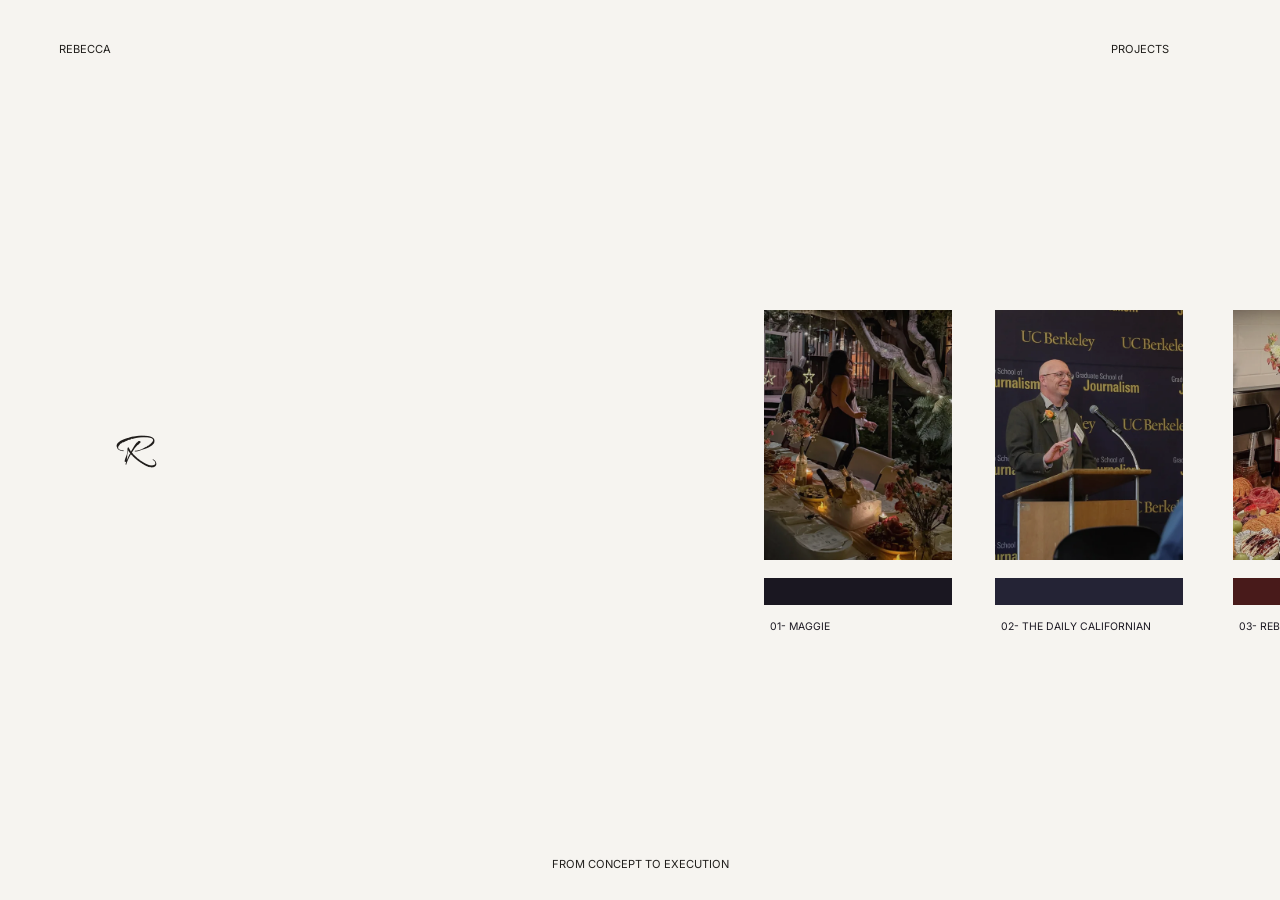
<file: index.html>
<!doctype html>
<html lang="en">
<head>
  <meta charset="utf-8">
  <meta name="viewport" content="width=device-width, initial-scale=1">
  <title>Rebecca — Events &amp; Experiences</title>
  <meta name="description" content="Rebecca Ding — events and experiences, from concept to execution.">
  <link rel="icon" href="/favicon.svg" type="image/svg+xml">
  <link rel="icon" href="/favicon-32.png" type="image/png" sizes="32x32">
  <link rel="apple-touch-icon" href="/apple-touch-icon.png">
  <link rel="preconnect" href="https://fonts.googleapis.com">
  <link rel="preconnect" href="https://fonts.gstatic.com" crossorigin>
  <link rel="stylesheet" href="https://fonts.googleapis.com/css2?family=Inter:wght@400&family=Island+Moments&display=swap">
  <link rel="stylesheet" href="/styles.css?v=mob3">
</head>
<body class="landing">

  <header class="header">
    <a class="header__brand" href="/">REBECCA</a>
    <nav aria-label="Main">
      <ul class="header__nav">
        <li><a href="/projects">PROJECTS</a></li>
        <!-- Parked for now (page saved in /Portfolio/parked/about): <li><a href="/about">ABOUT</a></li> -->
        <!-- Parked for now (page saved in /Portfolio/parked/contact): <li><a href="/contact">CONTACT</a></li> -->
      </ul>
    </nav>
  </header>

  <main>
    <h1 class="visually-hidden">Rebecca Ding — selected projects</h1>

    <span class="monogram" aria-hidden="true">R</span>

    <!--
      Every card shares one size (a 3:4 photo frame + colour bar), set in
      styles.css. Photos are pre-cropped to 3:4, so no per-image cropping.
      Per card: --bar (colour bar) and --gap (space before it, in Figma px).
    -->
    <div class="track" tabindex="0" role="region" aria-label="Featured projects. Scroll horizontally.">
      <ol class="track__list">
        <li class="track__item card" style="--bar: var(--maggie);">
          <a class="card__link" href="/projects/maggie" aria-label="Maggie — view project">
            <span class="card__media">
              <picture>
                <source type="image/webp" srcset="/images/projects/maggie/landing-480.webp 480w, /images/projects/maggie/landing-800.webp 800w, /images/projects/maggie/landing-900.webp 900w"
                        sizes="(max-width: 760px) 66.2vw, 14.7vw">
                <img src="/images/projects/maggie/landing.jpg" width="900" height="1200"
                     alt="Guests at a long candlelit garden table under a tree hung with stars">
              </picture>
            </span>
            <span class="card__bar" aria-hidden="true"></span>
            <span class="card__label">01- MAGGIE</span>
          </a>
        </li>
        <li class="track__item card" style="--bar: var(--daily-californian); --gap: 62.87;">
          <a class="card__link" href="/projects/daily-californian" aria-label="The Daily Californian — view project">
            <span class="card__media">
              <picture>
                <source type="image/webp" srcset="/images/projects/daily-californian/landing-480.webp 480w, /images/projects/daily-californian/landing-800.webp 800w, /images/projects/daily-californian/landing-900.webp 900w"
                        sizes="(max-width: 760px) 66.2vw, 14.7vw">
                <img src="/images/projects/daily-californian/landing.jpg" width="900" height="1199"
                     alt="A speaker at a podium in front of a UC Berkeley Graduate School of Journalism backdrop">
              </picture>
            </span>
            <span class="card__bar" aria-hidden="true"></span>
            <span class="card__label">02- THE DAILY CALIFORNIAN</span>
          </a>
        </li>
        <li class="track__item card" style="--bar: var(--rebecca); --gap: 72.6;">
          <a class="card__link" href="/projects/rebecca" aria-label="Rebecca — view project">
            <span class="card__media">
              <picture>
                <source type="image/webp" srcset="/images/projects/rebecca/landing-480.webp 480w, /images/projects/rebecca/landing-800.webp 800w, /images/projects/rebecca/landing-900.webp 900w"
                        sizes="(max-width: 760px) 66.2vw, 14.7vw">
                <img src="/images/projects/rebecca/landing.jpg" width="900" height="1200"
                     alt="A frosted cake, flowers, wine and a charcuterie board on a kitchen counter">
              </picture>
            </span>
            <span class="card__bar" aria-hidden="true"></span>
            <span class="card__label">03- REBECCA</span>
          </a>
        </li>
        <li class="track__item card" style="--bar: var(--fiona); --gap: 72.6;">
          <a class="card__link" href="/projects/fiona" aria-label="Fiona — view project">
            <span class="card__media">
              <picture>
                <source type="image/webp" srcset="/images/projects/fiona/landing-480.webp 480w, /images/projects/fiona/landing-620.webp 620w"
                        sizes="(max-width: 760px) 66.2vw, 14.7vw">
                <img src="/images/projects/fiona/landing.jpg" width="620" height="826"
                     alt="Guests around a candlelit dinner table set with white flowers and wine">
              </picture>
            </span>
            <span class="card__bar" aria-hidden="true"></span>
            <span class="card__label">04- FIONA</span>
          </a>
        </li>
        <li class="track__item track__end" style="--gap: 25.5;">
          <a href="/projects">SCROLL TO EXPLORE</a>
        </li>
      </ol>
    </div>
  </main>

  <p class="statement">FROM CONCEPT TO EXECUTION</p>

  <script src="/landing.js?v=mob2"></script>
</body>
</html>
</file>
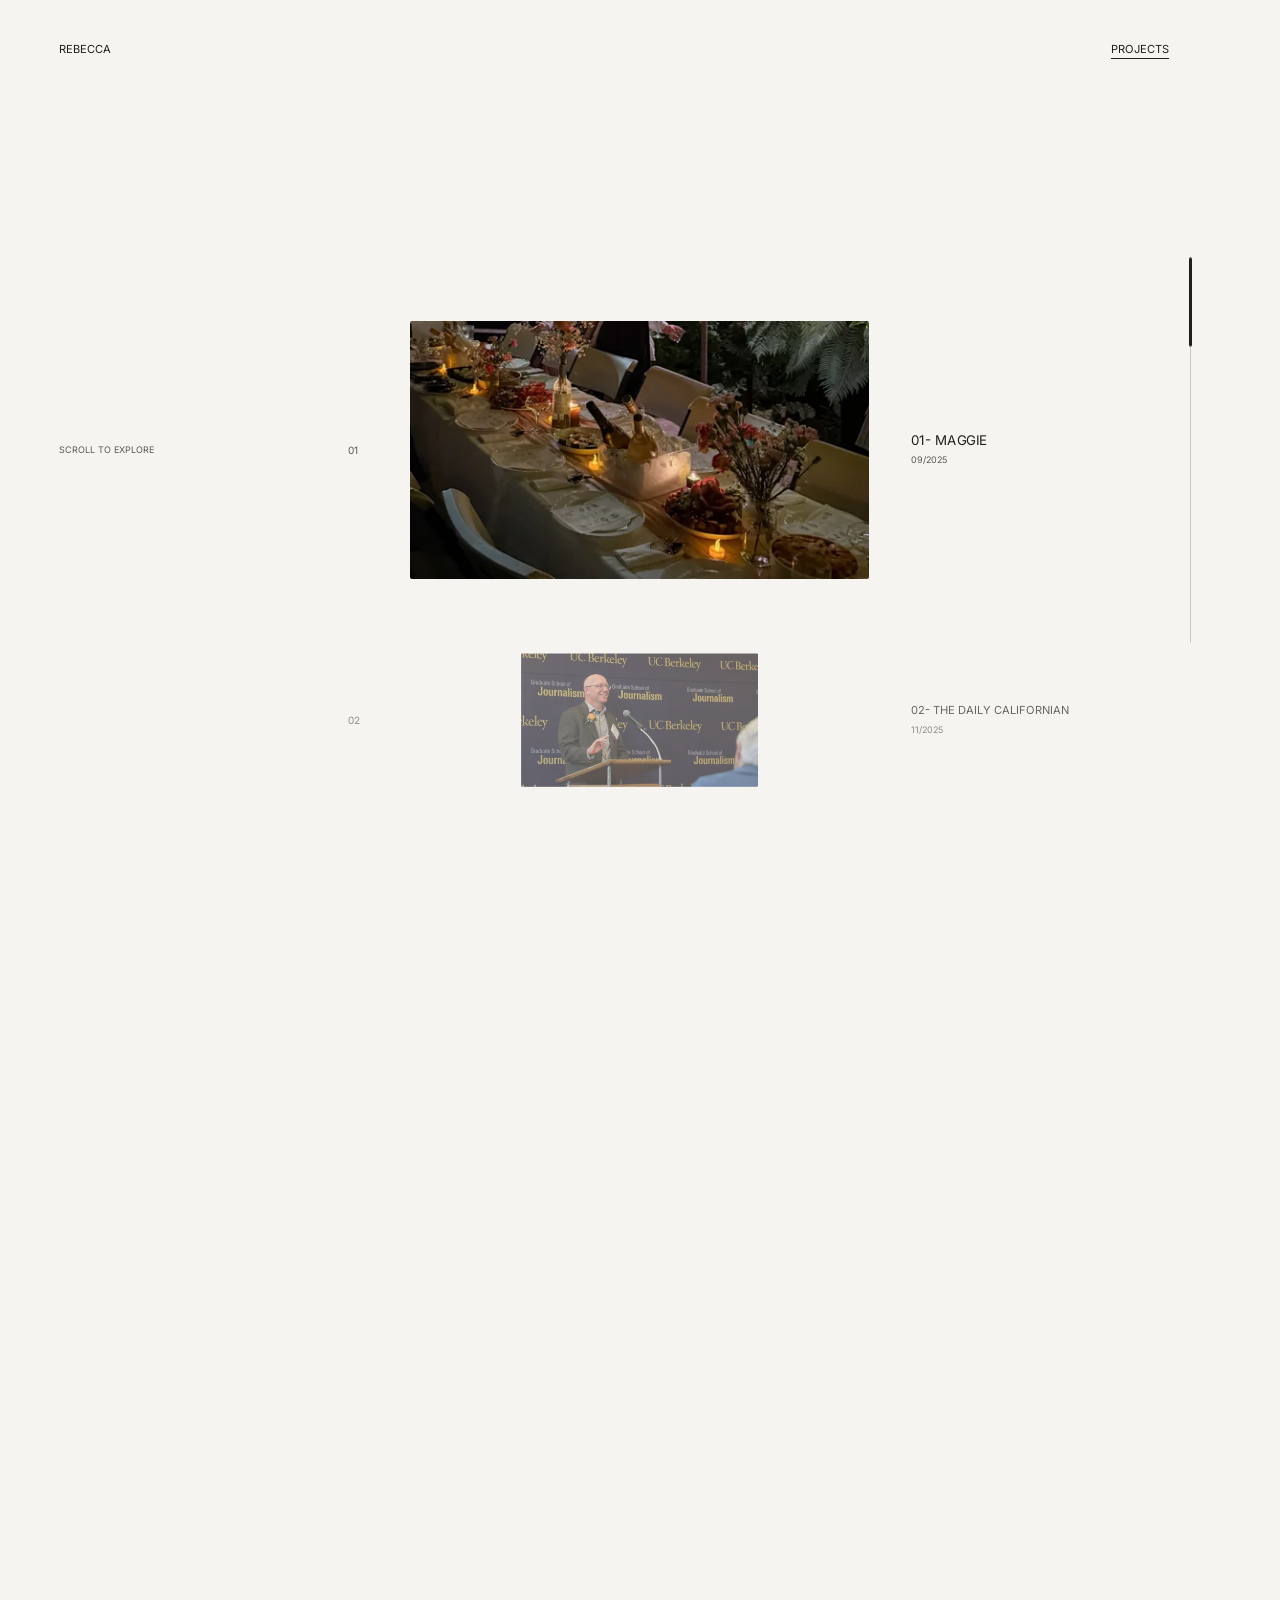
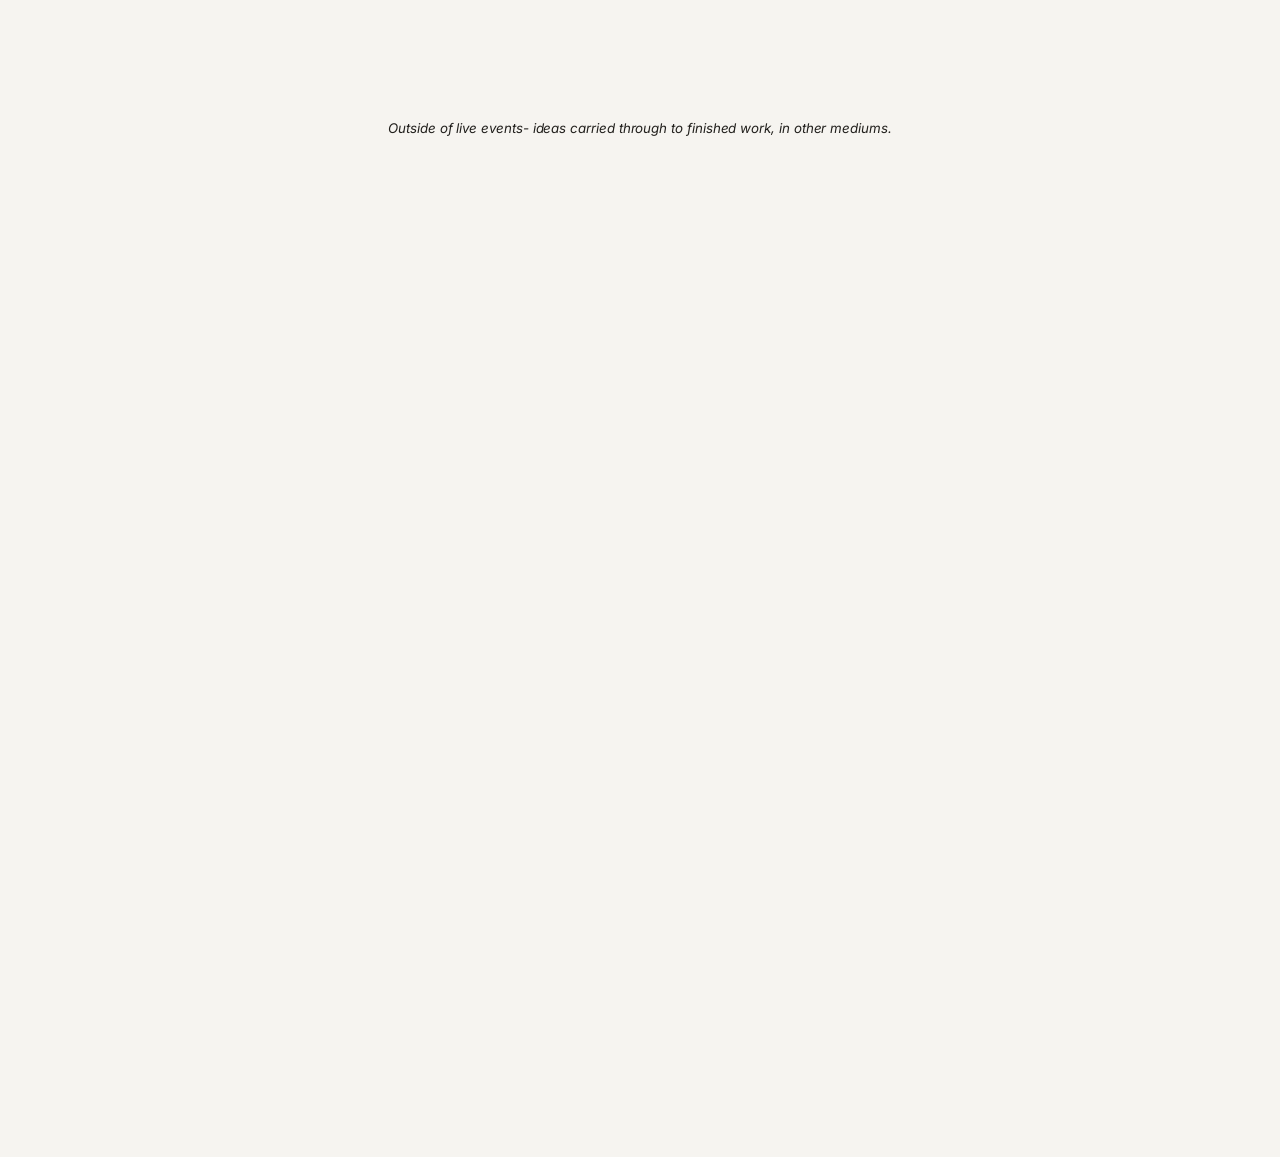
<file: projects/index.html>
<!doctype html>
<html lang="en">
<head>
  <meta charset="utf-8">
  <meta name="viewport" content="width=device-width, initial-scale=1">
  <title>Projects — Rebecca</title>
  <meta name="description" content="Selected live events by Rebecca Ding.">
  <link rel="icon" href="/favicon.svg" type="image/svg+xml">
  <link rel="icon" href="/favicon-32.png" type="image/png" sizes="32x32">
  <link rel="apple-touch-icon" href="/apple-touch-icon.png">
  <link rel="preconnect" href="https://fonts.googleapis.com">
  <link rel="preconnect" href="https://fonts.gstatic.com" crossorigin>
  <link rel="stylesheet" href="https://fonts.googleapis.com/css2?family=Inter:ital,wght@0,400;1,400&display=swap">
  <link rel="stylesheet" href="/styles.css?v=mob3">
  <link rel="stylesheet" href="/projects/projects.css?v=m4">
</head>
<body class="page-projects">

  <header class="header">
    <a class="header__brand" href="/">REBECCA</a>
    <nav aria-label="Main">
      <ul class="header__nav">
        <li><a href="/projects" aria-current="page">PROJECTS</a></li>
        <!-- Parked for now (page saved in /Portfolio/parked/about): <li><a href="/about">ABOUT</a></li> -->
        <!-- Parked for now (page saved in /Portfolio/parked/contact): <li><a href="/contact">CONTACT</a></li> -->
      </ul>
    </nav>
  </header>

  <!-- Stays on screen while the featured projects pass through the centre -->
  <div class="pins" aria-hidden="true">
    <p class="pins__hint">SCROLL TO EXPLORE</p>
    <div class="pins__rail"><span class="pins__marker"></span></div>
  </div>

  <main>
    <h1 class="visually-hidden">Projects</h1>

    <section class="featured" aria-label="Live events" style="--count: 4;">
      <div class="featured__stage">
      <div class="featured__track">

      <!-- Photos are pre-cropped to 16:9; every frame shares one size (projects.css). -->
      <ol class="featured__list">
        <li class="row">
          <a class="row__link" href="/projects/maggie" aria-label="Maggie — view project">
            <span class="row__index">01</span>
            <span class="row__media">
              <picture>
                <source type="image/webp" srcset="/images/projects/maggie/project-480.webp 480w, /images/projects/maggie/project-800.webp 800w, /images/projects/maggie/project-1200.webp 1200w, /images/projects/maggie/project-1400.webp 1400w"
                        sizes="(max-width: 760px) calc(100vw - 40px), 36.1vw">
                <img src="/images/projects/maggie/project.jpg" width="1400" height="787"
                     alt="Guests at a long candlelit garden table under a tree hung with stars">
              </picture>
            </span>
            <span class="row__caption">
              <span class="row__name">01- MAGGIE</span>
              <span class="row__date">09/2025</span>
            </span>
          </a>
        </li>
        <li class="row">
          <a class="row__link" href="/projects/daily-californian" aria-label="The Daily Californian — view project">
            <span class="row__index">02</span>
            <span class="row__media">
              <picture>
                <source type="image/webp" srcset="/images/projects/daily-californian/project-480.webp 480w, /images/projects/daily-californian/project-800.webp 800w, /images/projects/daily-californian/project-1200.webp 1200w, /images/projects/daily-californian/project-1400.webp 1400w"
                        sizes="(max-width: 760px) calc(100vw - 40px), 36.1vw">
                <img src="/images/projects/daily-californian/project.jpg" width="1400" height="787"
                     alt="A speaker at a podium in front of a UC Berkeley Graduate School of Journalism backdrop" loading="lazy">
              </picture>
            </span>
            <span class="row__caption">
              <span class="row__name">02- THE DAILY CALIFORNIAN</span>
              <span class="row__date">11/2025</span>
            </span>
          </a>
        </li>
        <li class="row">
          <a class="row__link" href="/projects/rebecca" aria-label="Rebecca — view project">
            <span class="row__index">03</span>
            <span class="row__media">
              <picture>
                <source type="image/webp" srcset="/images/projects/rebecca/project-480.webp 480w, /images/projects/rebecca/project-800.webp 800w, /images/projects/rebecca/project-1200.webp 1200w, /images/projects/rebecca/project-1400.webp 1400w"
                        sizes="(max-width: 760px) calc(100vw - 40px), 36.1vw">
                <img src="/images/projects/rebecca/project.jpg?v=2" width="1400" height="787"
                     alt="A frosted cake, flowers, wine and a charcuterie board on a kitchen counter" loading="lazy">
              </picture>
            </span>
            <span class="row__caption">
              <span class="row__name">03- REBECCA</span>
              <span class="row__date">04/2026</span>
            </span>
          </a>
        </li>
        <li class="row">
          <a class="row__link" href="/projects/fiona" aria-label="Fiona — view project">
            <span class="row__index">04</span>
            <span class="row__media">
              <picture>
                <source type="image/webp" srcset="/images/projects/fiona/project-480.webp 480w, /images/projects/fiona/project-800.webp 800w, /images/projects/fiona/project-1200.webp 1200w, /images/projects/fiona/project-1400.webp 1400w"
                        sizes="(max-width: 760px) calc(100vw - 40px), 36vw">
                <img src="/images/projects/fiona/project.jpg" width="1400" height="788"
                     alt="Guests around a candlelit dinner table set with white flowers and wine" loading="lazy">
              </picture>
            </span>
            <span class="row__caption">
              <span class="row__name">04- FIONA</span>
              <span class="row__date">11/2025</span>
            </span>
          </a>
        </li>
      </ol>
      </div>
      </div>
    </section>

    <p class="mediums__intro" id="mediums-intro">Outside of live events- ideas carried through to finished work, in other mediums.</p>

    <!-- Same pinned scroll as the live events -->
    <section class="featured featured--mediums" aria-labelledby="mediums-intro" style="--count: 2;">
      <div class="featured__stage">
      <div class="featured__track">
      <ol class="featured__list">
        <li class="row">
          <a class="row__link" href="/projects/all-alone" aria-label="All Alone — view project">
            <span class="row__index">05</span>
            <span class="row__media">
              <picture>
                <source type="image/webp" srcset="/images/projects/all-alone/project-480.webp 480w, /images/projects/all-alone/project-800.webp 800w, /images/projects/all-alone/project-1200.webp 1200w, /images/projects/all-alone/project-1400.webp 1400w"
                        sizes="(max-width: 760px) calc(100vw - 40px), 36.1vw">
                <img src="/images/projects/all-alone/project.jpg" width="1400" height="787"
                     alt="A woman in a dark jacket standing alone in a field of tall dry grass" loading="lazy">
              </picture>
            </span>
            <span class="row__caption">
              <span class="row__name">05- ALL ALONE</span>
            </span>
          </a>
        </li>
        <li class="row">
          <a class="row__link" href="/projects/the-dinner-table-podcast" aria-label="The Dinner Table Podcast — view project">
            <span class="row__index">06</span>
            <span class="row__media">
              <picture>
                <source type="image/webp" srcset="/images/projects/the-dinner-table-podcast/project-480.webp 480w, /images/projects/the-dinner-table-podcast/project-800.webp 800w, /images/projects/the-dinner-table-podcast/project-1200.webp 1200w"
                        sizes="(max-width: 760px) calc(100vw - 40px), 36vw">
                <img src="/images/projects/the-dinner-table-podcast/project.jpg" width="1308" height="736"
                     alt="A red vinyl record spinning on a turntable, the tonearm resting on it and the cream label at the bottom" loading="lazy">
              </picture>
            </span>
            <span class="row__caption">
              <span class="row__name">06- THE DINNER TABLE PODCAST</span>
            </span>
          </a>
        </li>
      </ol>
      </div>
      </div>
    </section>
  </main>

  <script src="/projects/projects.js?v=m4"></script>
</body>
</html>
</file>
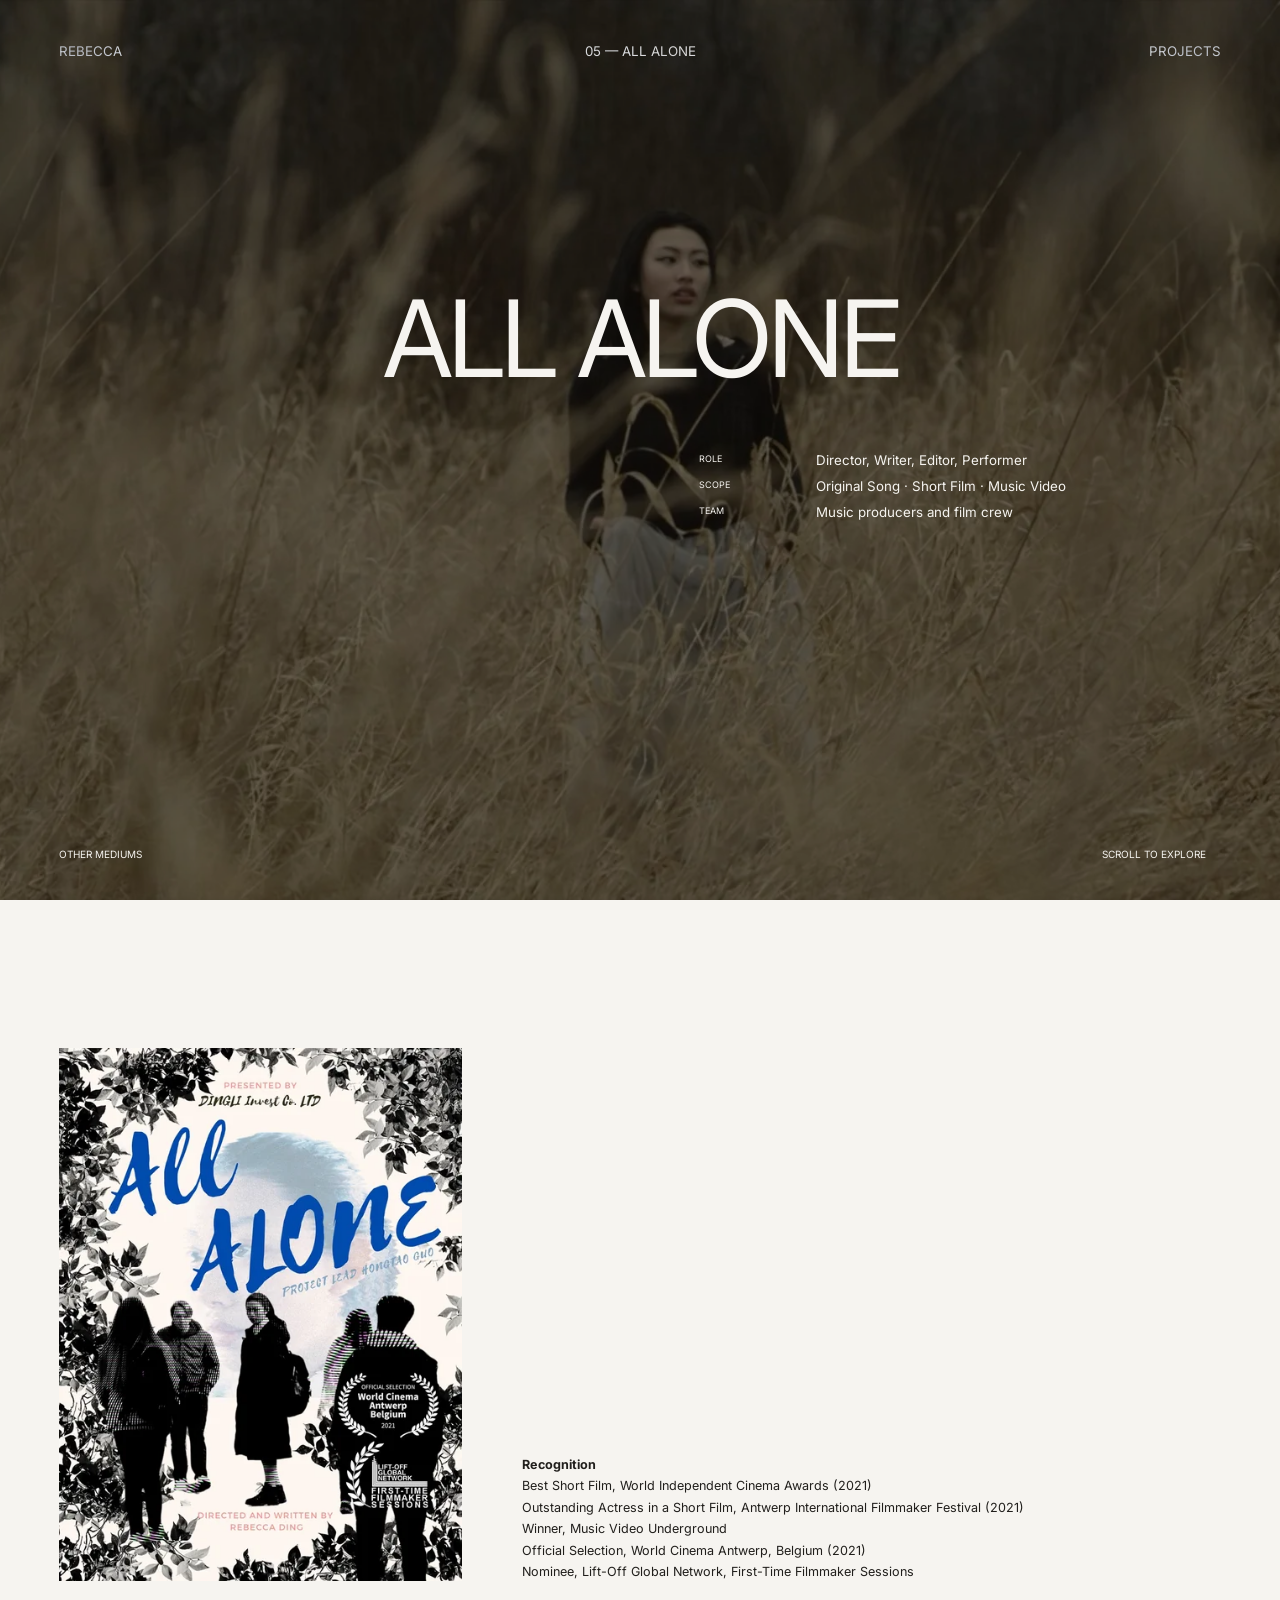
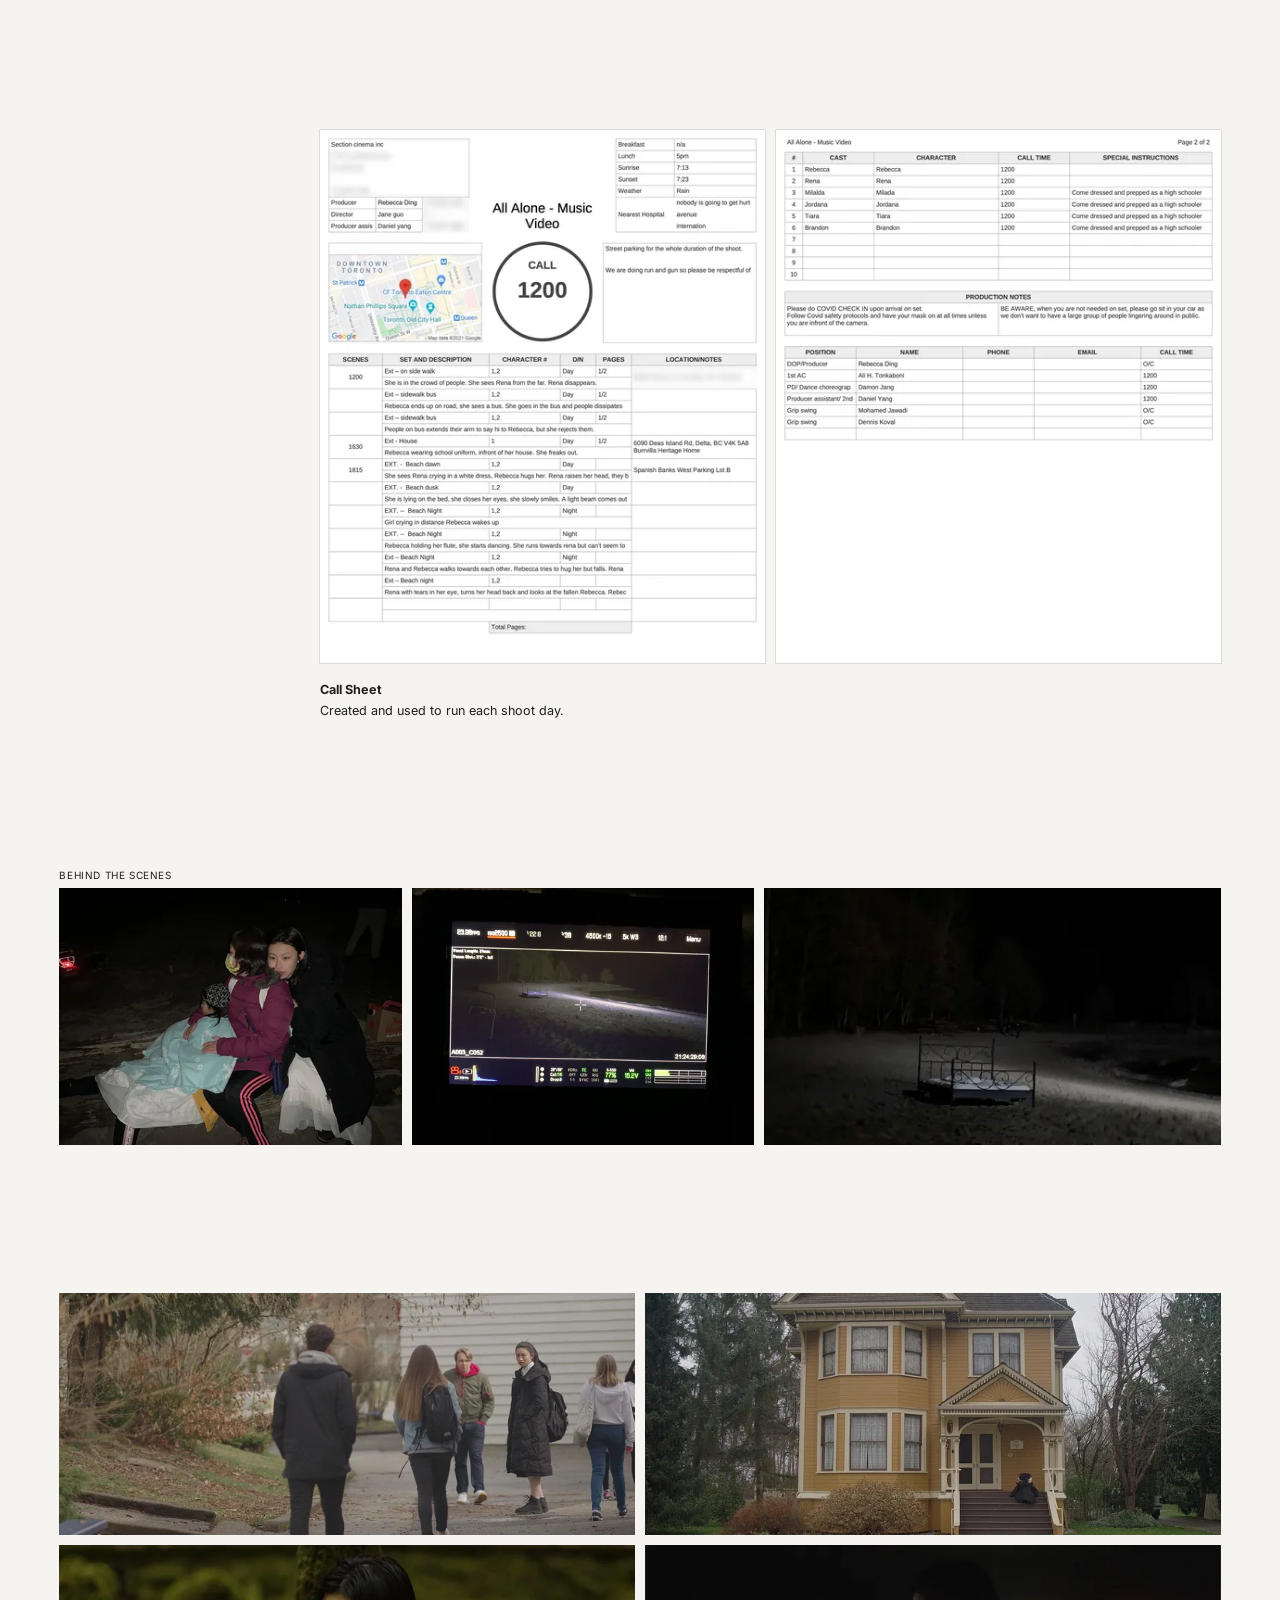
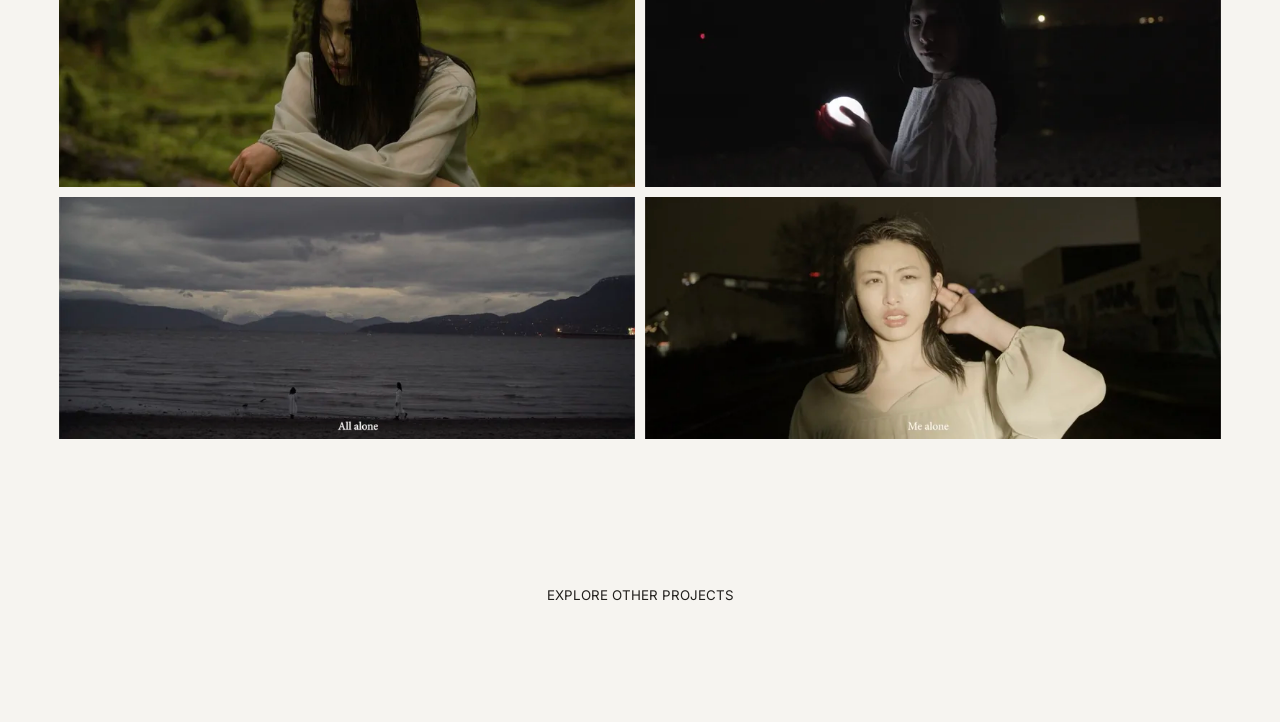
<file: projects/all-alone/index.html>
<!doctype html>
<html lang="en">
<head>
  <meta charset="utf-8">
  <meta name="viewport" content="width=device-width, initial-scale=1">
  <title>ALL ALONE — Rebecca</title>
  <meta name="description" content="05 — ALL ALONE — a project by Rebecca Ding.">
  <link rel="icon" href="/favicon.svg" type="image/svg+xml">
  <link rel="icon" href="/favicon-32.png" type="image/png" sizes="32x32">
  <link rel="apple-touch-icon" href="/apple-touch-icon.png">
  <link rel="preconnect" href="https://fonts.googleapis.com">
  <link rel="preconnect" href="https://fonts.gstatic.com" crossorigin>
  <link rel="stylesheet" href="https://fonts.googleapis.com/css2?family=Inter:ital,wght@0,400;0,700;1,400&display=swap">
  <link rel="stylesheet" href="/styles.css?v=mob3">
  <link rel="stylesheet" href="/projects/project.css?v=pe58">
</head>
<body class="page-project">
  <!-- Stays fixed at the top while scrolling -->
  <header class="hero__header">
    <a href="/">REBECCA</a>
    <p class="hero__index">05 — ALL ALONE</p>
    <a href="/projects">PROJECTS</a>
  </header>
  <div class="header-fade" aria-hidden="true"></div>
  <main>
    <!-- Same hero as the live-event pages. Photo from E-AA/Hero.png. -->
    <section class="hero" aria-labelledby="project-title">
      <picture>
        <source type="image/webp" srcset="/images/projects/all-alone/hero-480.webp 480w, /images/projects/all-alone/hero-800.webp 800w, /images/projects/all-alone/hero-1200.webp 1200w, /images/projects/all-alone/hero-1600.webp 1600w, /images/projects/all-alone/hero-2000.webp 2000w"
                sizes="(max-width: 760px) max(100vw, calc(1.982 * max(100vh, 1001px))), max(100vw, calc(1.982 * 100vh))">
        <img class="hero__img" src="/images/projects/all-alone/hero.jpg" width="2248" height="1134"
             style="--focus: 50% 50%;" alt="A woman in a dark jacket standing alone in a field of tall dry grass" fetchpriority="high">
      </picture>
      <div class="hero__overlay" aria-hidden="true"></div>
      <h1 class="hero__title" id="project-title">ALL ALONE</h1>
      <dl class="hero__details">
          <div class="hero__row"><dt>ROLE</dt><dd>Director, Writer, Editor, Performer</dd></div>
          <div class="hero__row"><dt>SCOPE</dt><dd>Original Song · Short Film · Music Video</dd></div>
          <div class="hero__row"><dt>TEAM</dt><dd>Music producers and film crew</dd></div>
      </dl>
      <p class="hero__foot hero__foot--left">OTHER MEDIUMS</p>
      <a class="hero__foot hero__foot--right" href="#overview">SCROLL TO EXPLORE</a>
    </section>

    <!-- Project content, using the same section styles as the Maggie page -->
    <section class="brief brief--exp" id="overview" aria-label="Project overview">
      <!-- Section 1: poster, left-aligned, recognition to the right
           (same structure and size as Rebecca's invitation) -->
      <div class="exp-beat exp-beat--left">
        <div class="exp-third exp-third--single exp-third--awards">
          <div class="exp-third__photos">
            <figure class="brief__photo exp-third__photo">
              <picture>
                <source type="image/webp" srcset="/images/projects/all-alone/poster-480.webp 480w, /images/projects/all-alone/poster-800.webp 800w, /images/projects/all-alone/poster-1071.webp 1071w"
                        sizes="(max-width: 760px) calc(100vw - 40px), 31.6vw">
                <img src="/images/projects/all-alone/poster.jpg" width="1071" height="1417"
                     alt="All Alone film poster: the title in blue brush lettering over figures framed by leaves, with World Cinema Antwerp and Lift-Off Global Network festival laurels" loading="lazy">
              </picture>
            </figure>
          </div>
          <dl class="exp-third__text">
            <div class="exp-third__block">
              <dt class="caption exp-third__label">Recognition</dt>
              <dd class="caption">Best Short Film, World Independent Cinema Awards (2021)</dd>
              <dd class="caption">Outstanding Actress in a Short Film, Antwerp International Filmmaker Festival (2021)</dd>
              <dd class="caption">Winner, Music Video Underground</dd>
              <dd class="caption">Official Selection, World Cinema Antwerp, Belgium (2021)</dd>
              <dd class="caption">Nominee, Lift-Off Global Network, First-Time Filmmaker Sessions</dd>
            </div>
          </dl>
        </div>
      </div>

      <!-- Section 2: both call-sheet pages side by side, right-aligned, caption
           beneath. Phone numbers and private addresses are blurred. -->
      <div class="exp-beat exp-beat--right">
        <div class="exp-stack">
          <div class="exp-duo exp-duo--callsheet">
            <figure class="brief__photo">
              <picture>
                <source type="image/webp" srcset="/images/projects/all-alone/callsheet-1-480.webp 480w, /images/projects/all-alone/callsheet-1-800.webp 800w, /images/projects/all-alone/callsheet-1-1200.webp 1200w, /images/projects/all-alone/callsheet-1-1600.webp 1600w"
                        sizes="(max-width: 760px) calc(100vw - 40px), 34.9vw">
                <img src="/images/projects/all-alone/callsheet-1.jpg?v=2" width="1836" height="2200"
                     alt="Call sheet page one: production contacts, call time 1200, weather and sunset times, a location map, and the scene list with set descriptions and locations" loading="lazy">
              </picture>
            </figure>
            <figure class="brief__photo">
              <picture>
                <source type="image/webp" srcset="/images/projects/all-alone/callsheet-2-480.webp 480w, /images/projects/all-alone/callsheet-2-800.webp 800w, /images/projects/all-alone/callsheet-2-1200.webp 1200w, /images/projects/all-alone/callsheet-2-1600.webp 1600w"
                        sizes="(max-width: 760px) calc(100vw - 40px), 34.9vw">
                <img src="/images/projects/all-alone/callsheet-2.jpg?v=2" width="1836" height="2200"
                     alt="Call sheet page two: cast call times and wardrobe instructions, COVID production notes, and crew positions" loading="lazy">
              </picture>
            </figure>
          </div>
          <div class="exp-stack__caption">
            <p class="caption exp-third__label">Call Sheet</p>
            <p class="caption">Created and used to run each shoot day.</p>
          </div>
        </div>
      </div>

      <!-- Section 3: behind the scenes, centred: heading, three photos in a row -->
      <div class="exp-beat exp-beat--center">
        <div class="exp-gallery">
          <h2 class="exp-gallery__heading">BEHIND THE SCENES</h2>
          <div class="exp-gallery__row exp-gallery__row--aa">
            <figure class="brief__photo exp-gallery__photo">
              <picture>
                <source type="image/webp" srcset="/images/projects/all-alone/bts1-480.webp 480w, /images/projects/all-alone/bts1-800.webp 800w, /images/projects/all-alone/bts1-1200.webp 1200w, /images/projects/all-alone/bts1-1600.webp 1600w, /images/projects/all-alone/bts1-2000.webp 2000w"
                        sizes="(max-width: 760px) calc(100vw - 40px), 26.8vw">
                <img src="/images/projects/all-alone/bts1.jpg" width="2400" height="1800"
                     alt="Cast members bundled in coats and blankets, sitting together on set at night" loading="lazy">
              </picture>
            </figure>
            <figure class="brief__photo exp-gallery__photo">
              <picture>
                <source type="image/webp" srcset="/images/projects/all-alone/bts2-480.webp 480w, /images/projects/all-alone/bts2-800.webp 800w, /images/projects/all-alone/bts2-1200.webp 1200w, /images/projects/all-alone/bts2-1600.webp 1600w, /images/projects/all-alone/bts2-2000.webp 2000w"
                        sizes="(max-width: 760px) calc(100vw - 40px), 26.8vw">
                <img src="/images/projects/all-alone/bts2.jpg" width="2400" height="1800"
                     alt="A camera monitor showing a night shot of a bed in an empty field, with recording settings along the edges" loading="lazy">
              </picture>
            </figure>
            <figure class="brief__photo exp-gallery__photo">
              <picture>
                <source type="image/webp" srcset="/images/projects/all-alone/bts3-480.webp 480w, /images/projects/all-alone/bts3-800.webp 800w, /images/projects/all-alone/bts3-1200.webp 1200w, /images/projects/all-alone/bts3-1600.webp 1600w, /images/projects/all-alone/bts3-2000.webp 2000w"
                        sizes="(max-width: 760px) calc(100vw - 40px), 35.8vw">
                <img src="/images/projects/all-alone/bts3.jpg" width="2400" height="1349"
                     alt="A metal bed frame standing alone on the beach at night, lit by a single light" loading="lazy">
              </picture>
            </figure>
          </div>
        </div>
      </div>

      <!-- Section 4: film stills in story order, two per row, centred -->
      <div class="exp-beat exp-beat--center">
        <div class="exp-stills">
          <figure class="brief__photo">
            <picture>
              <source type="image/webp" srcset="/images/projects/all-alone/still-1-480.webp 480w, /images/projects/all-alone/still-1-800.webp 800w, /images/projects/all-alone/still-1-1200.webp 1200w"
                      sizes="(max-width: 760px) 101.4vw, 49.9vw">
              <img src="/images/projects/all-alone/still-1.jpg" width="1200" height="472"
                   alt="Students in coats walking along a school pavement, seen from behind" loading="lazy">
            </picture>
          </figure>
          <figure class="brief__photo">
            <picture>
              <source type="image/webp" srcset="/images/projects/all-alone/still-2-480.webp 480w, /images/projects/all-alone/still-2-800.webp 800w, /images/projects/all-alone/still-2-1200.webp 1200w"
                      sizes="(max-width: 760px) 102.3vw, 50.3vw">
              <img src="/images/projects/all-alone/still-2.jpg" width="1200" height="468"
                   alt="The yellow heritage house among tall trees, a small figure on the front steps" loading="lazy">
            </picture>
          </figure>
          <figure class="brief__photo">
            <picture>
              <source type="image/webp" srcset="/images/projects/all-alone/still-4-480.webp 480w, /images/projects/all-alone/still-4-800.webp 800w, /images/projects/all-alone/still-4-1200.webp 1200w, /images/projects/all-alone/still-4-1600.webp 1600w, /images/projects/all-alone/still-4-2000.webp 2000w"
                      sizes="(max-width: 760px) calc(100vw - 40px), 46.8vw">
              <img src="/images/projects/all-alone/still-4.jpg" width="2400" height="1008"
                   alt="The performer in a loose cream blouse crouched in a mossy green forest" loading="lazy">
            </picture>
          </figure>
          <figure class="brief__photo">
            <picture>
              <source type="image/webp" srcset="/images/projects/all-alone/still-5-480.webp 480w, /images/projects/all-alone/still-5-800.webp 800w, /images/projects/all-alone/still-5-1200.webp 1200w, /images/projects/all-alone/still-5-1600.webp 1600w, /images/projects/all-alone/still-5-2000.webp 2000w"
                      sizes="(max-width: 760px) calc(100vw - 40px), 46.8vw">
              <img src="/images/projects/all-alone/still-5.jpg" width="2400" height="1008"
                   alt="The performer at night on the beach, holding a glowing light in her hands" loading="lazy">
            </picture>
          </figure>
          <figure class="brief__photo">
            <picture>
              <source type="image/webp" srcset="/images/projects/all-alone/still-6-480.webp 480w, /images/projects/all-alone/still-6-800.webp 800w, /images/projects/all-alone/still-6-1200.webp 1200w, /images/projects/all-alone/still-6-1600.webp 1600w, /images/projects/all-alone/still-6-2000.webp 2000w"
                      sizes="(max-width: 760px) calc(100vw - 40px), 46.8vw">
              <img src="/images/projects/all-alone/still-6.jpg" width="2400" height="1008"
                   alt="Two small figures on a dark beach under heavy cloud, mountains behind, subtitled “All alone”" loading="lazy">
            </picture>
          </figure>
          <figure class="brief__photo">
            <picture>
              <source type="image/webp" srcset="/images/projects/all-alone/still-7-480.webp 480w, /images/projects/all-alone/still-7-800.webp 800w, /images/projects/all-alone/still-7-1200.webp 1200w, /images/projects/all-alone/still-7-1600.webp 1600w, /images/projects/all-alone/still-7-2000.webp 2000w"
                      sizes="(max-width: 760px) calc(100vw - 40px), 46.8vw">
              <img src="/images/projects/all-alone/still-7.jpg" width="2400" height="1008"
                   alt="The performer at night touching her ear, looking into the camera, subtitled “Me alone”" loading="lazy">
            </picture>
          </figure>
        </div>
      </div>
    </section>

    <nav class="project-end" aria-label="More projects">
      <a class="project-end__link" href="/projects">EXPLORE OTHER PROJECTS</a>
    </nav>
  </main>
  <script src="/projects/project.js"></script>
</body>
</html>
</file>
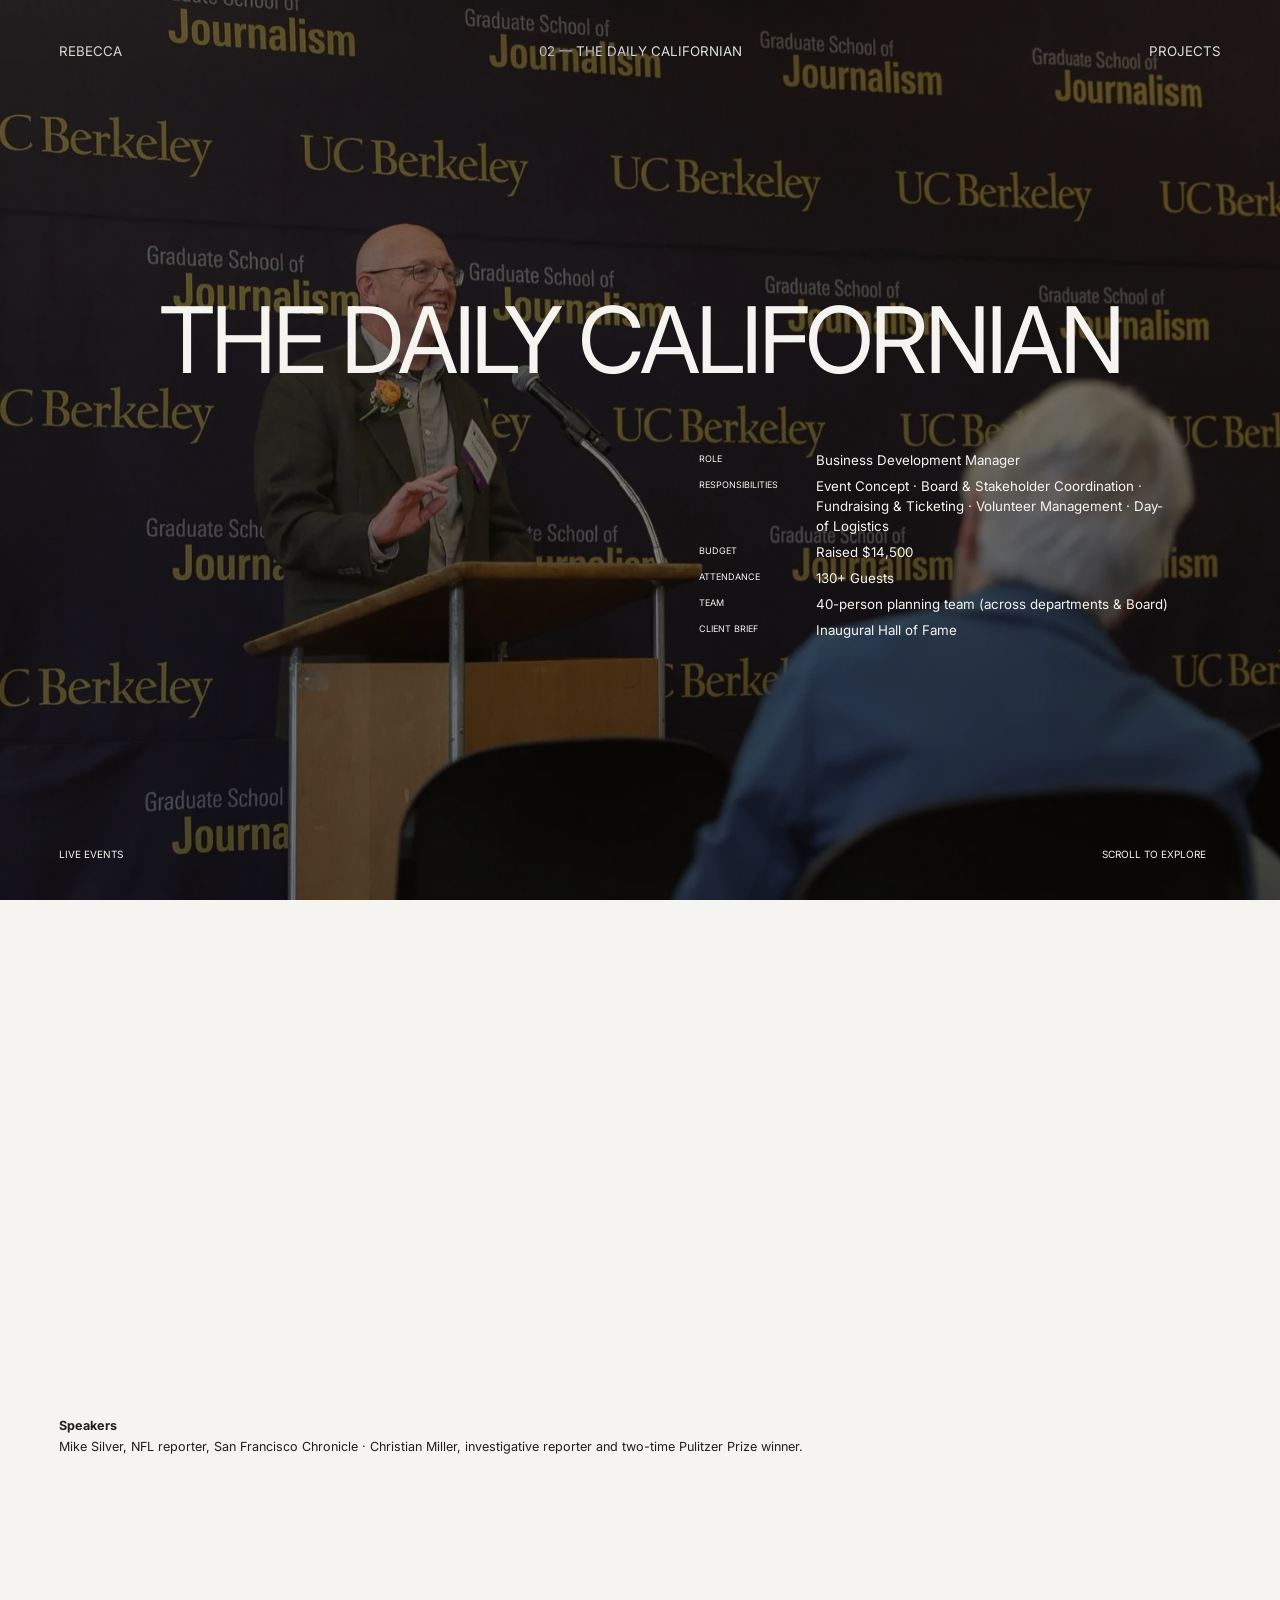
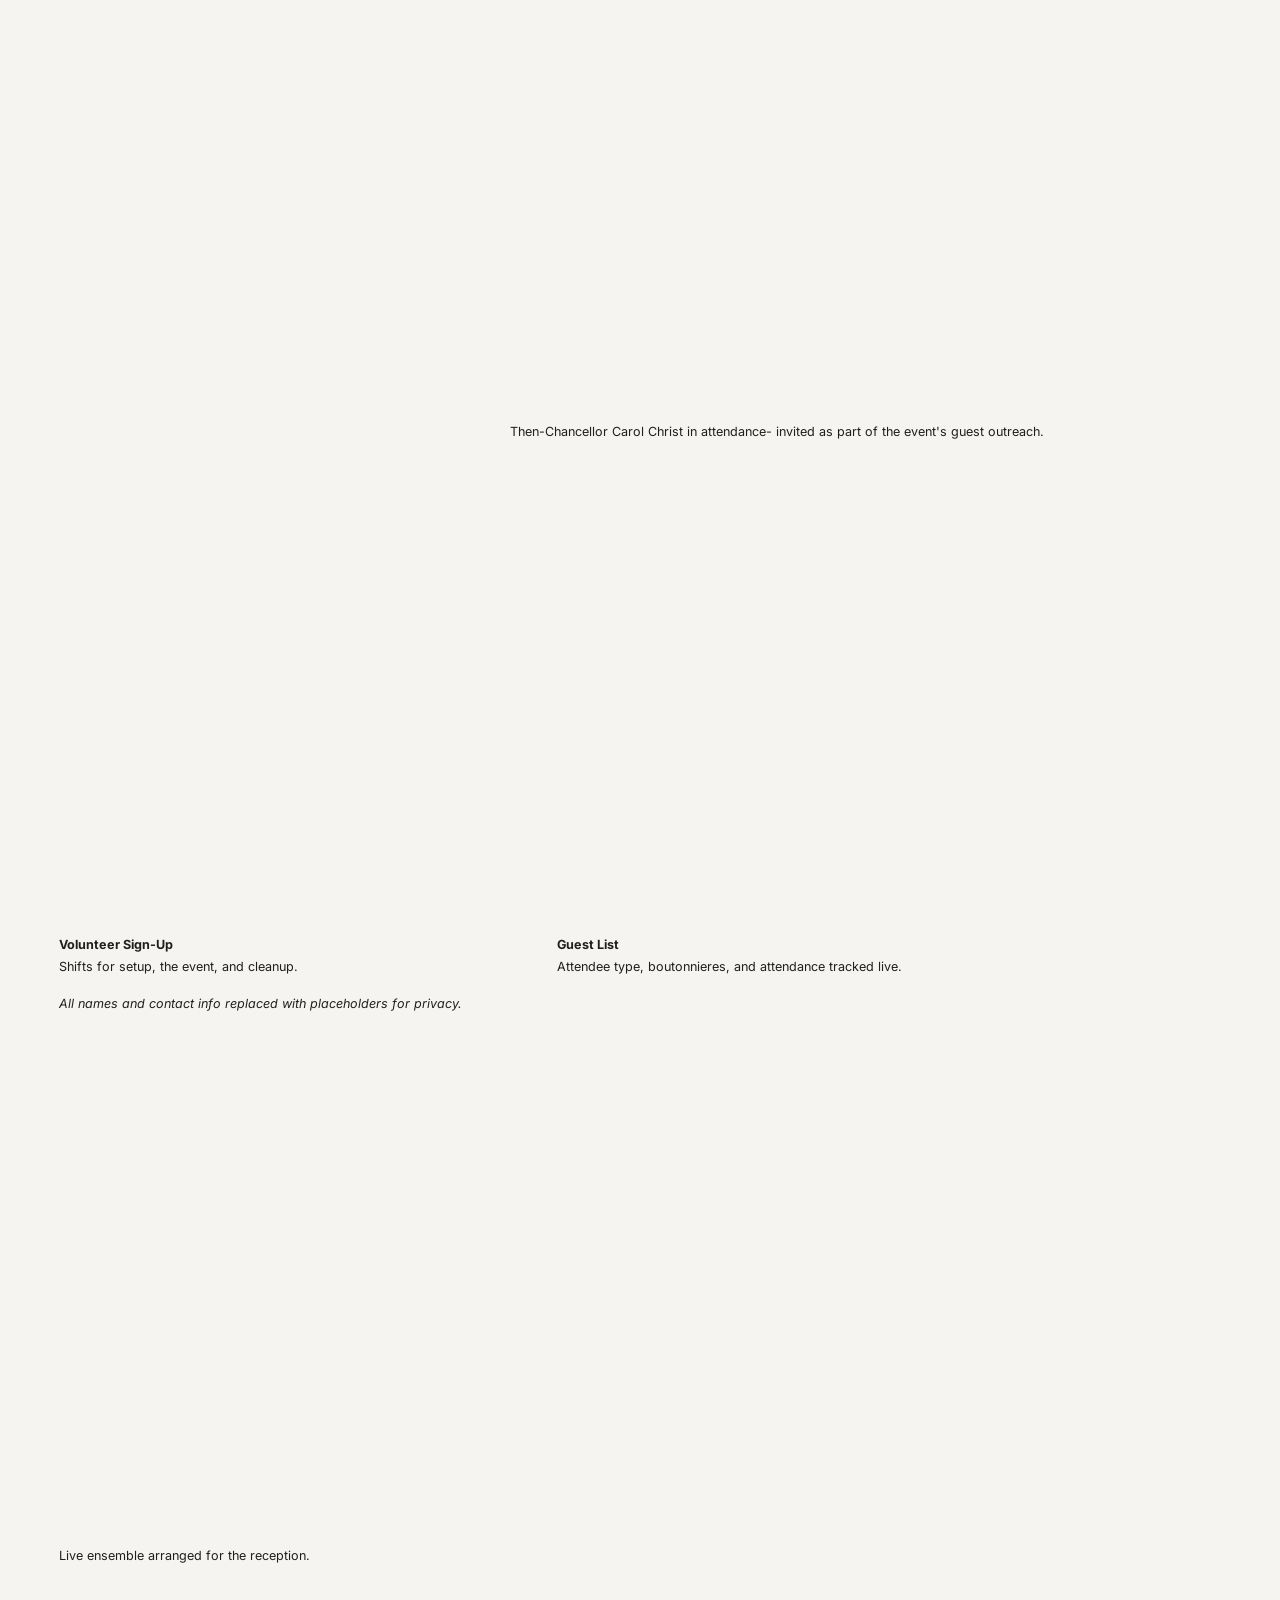
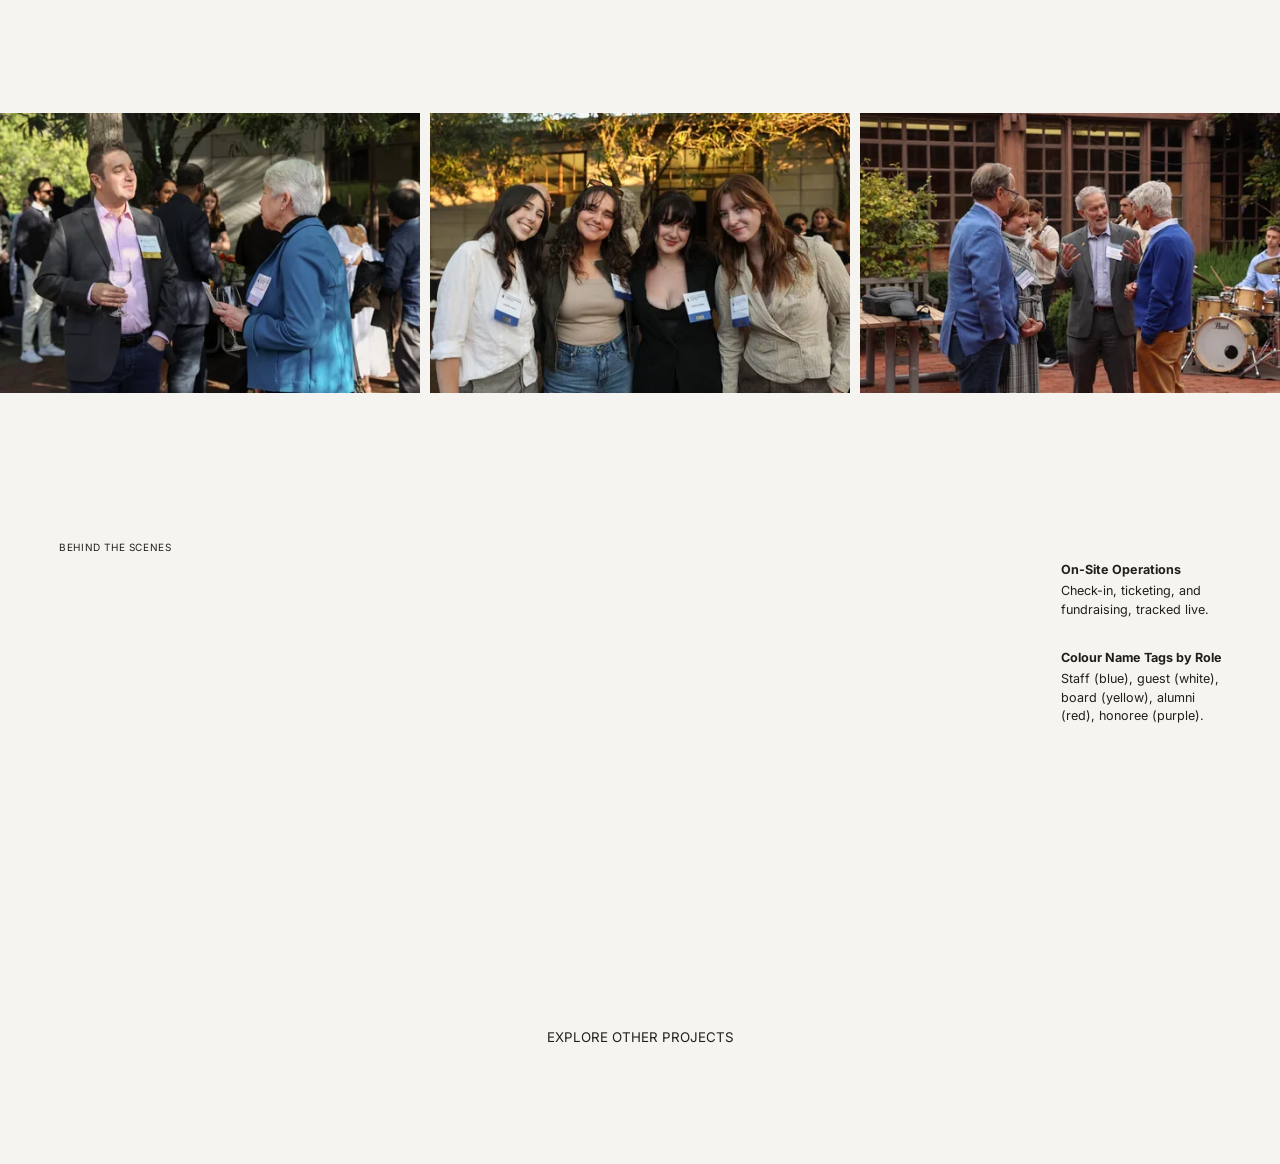
<file: projects/daily-californian/index.html>
<!doctype html>
<html lang="en">
<head>
  <meta charset="utf-8">
  <meta name="viewport" content="width=device-width, initial-scale=1">
  <title>THE DAILY CALIFORNIAN — Rebecca</title>
  <meta name="description" content="02 — THE DAILY CALIFORNIAN — a live event by Rebecca Ding.">
  <link rel="icon" href="/favicon.svg" type="image/svg+xml">
  <link rel="icon" href="/favicon-32.png" type="image/png" sizes="32x32">
  <link rel="apple-touch-icon" href="/apple-touch-icon.png">
  <link rel="preconnect" href="https://fonts.googleapis.com">
  <link rel="preconnect" href="https://fonts.gstatic.com" crossorigin>
  <link rel="stylesheet" href="https://fonts.googleapis.com/css2?family=Inter:ital,wght@0,400;0,700;1,400&display=swap">
  <link rel="stylesheet" href="/styles.css?v=mob3">
  <link rel="stylesheet" href="/projects/project.css?v=pe58">
</head>
<body class="page-project">
  <!-- Stays fixed at the top while scrolling -->
  <header class="hero__header">
    <a href="/">REBECCA</a>
    <p class="hero__index">02 — THE DAILY CALIFORNIAN</p>
    <a href="/projects">PROJECTS</a>
  </header>
  <div class="header-fade" aria-hidden="true"></div>
  <main>
    <!-- Generated from the Figma "Project Introduction" frame; copy is verbatim. -->
    <section class="hero" aria-labelledby="project-title">
      <picture>
        <source type="image/webp" srcset="/images/projects/daily-californian/hero-480.webp 480w, /images/projects/daily-californian/hero-800.webp 800w, /images/projects/daily-californian/hero-1200.webp 1200w, /images/projects/daily-californian/hero-1600.webp 1600w, /images/projects/daily-californian/hero-2000.webp 2000w"
                sizes="(max-width: 760px) max(100vw, calc(1.500 * max(100vh, 1000px))), max(100vw, calc(1.500 * 100vh))">
        <img class="hero__img" src="/images/projects/daily-californian/hero.jpg" width="2400" height="1600"
             style="--focus: 50% 30%;" alt="A speaker at a podium in front of a UC Berkeley Graduate School of Journalism backdrop, with the audience in the foreground" fetchpriority="high">
      </picture>
      <div class="hero__overlay" aria-hidden="true"></div>
      <h1 class="hero__title hero__title--long" id="project-title">THE DAILY CALIFORNIAN</h1>
      <dl class="hero__details">
          <div class="hero__row"><dt>ROLE</dt><dd>Business Development Manager</dd></div>
          <div class="hero__row"><dt>RESPONSIBILITIES</dt><dd>Event Concept · Board &amp; Stakeholder Coordination · Fundraising &amp; Ticketing · Volunteer Management · Day-of Logistics</dd></div>
          <div class="hero__row"><dt>BUDGET</dt><dd>Raised $14,500</dd></div>
          <div class="hero__row"><dt>ATTENDANCE</dt><dd>130+ Guests</dd></div>
          <div class="hero__row"><dt>TEAM</dt><dd>40-person planning team (across departments &amp; Board)</dd></div>
          <div class="hero__row"><dt>CLIENT BRIEF</dt><dd>Inaugural Hall of Fame</dd></div>
      </dl>
      <p class="hero__foot hero__foot--left">LIVE EVENTS</p>
      <a class="hero__foot hero__foot--right" href="#overview">SCROLL TO EXPLORE</a>
    </section>

    <!-- Project content, using the same section styles as the Maggie page -->
    <section class="brief brief--exp" id="overview" aria-label="Project overview">
      <div class="exp-beat">
        <div class="exp-upper exp-upper--fit">
          <div class="exp-upper__photos">
            <figure class="brief__photo">
              <picture>
                <source type="image/webp" srcset="/images/projects/daily-californian/o1-1-480.webp 480w, /images/projects/daily-californian/o1-1-800.webp 800w, /images/projects/daily-californian/o1-1-1200.webp 1200w, /images/projects/daily-californian/o1-1-1517.webp 1517w"
                        sizes="(max-width: 760px) calc(100vw - 40px), 41.2vw">
                <img src="/images/projects/daily-californian/o1-1.jpg" width="1517" height="1011"
                     alt="Two speakers in conversation on stage in front of the UC Berkeley Graduate School of Journalism backdrop" loading="lazy">
              </picture>
            </figure>
            <figure class="brief__photo">
              <picture>
                <source type="image/webp" srcset="/images/projects/daily-californian/o1-2-480.webp 480w, /images/projects/daily-californian/o1-2-800.webp 800w, /images/projects/daily-californian/o1-2-1200.webp 1200w, /images/projects/daily-californian/o1-2-1400.webp 1400w"
                        sizes="(max-width: 760px) calc(100vw - 40px), 48.9vw">
                <img src="/images/projects/daily-californian/o1-2.jpg" width="1400" height="787"
                     alt="A speaker appearing by video on screens before an audience seated in the library" loading="lazy">
              </picture>
            </figure>
          </div>
          <div class="exp-gallery__caption">
            <p class="caption exp-third__label">Speakers</p>
            <p class="caption">Mike Silver, NFL reporter, San Francisco Chronicle · Christian Miller, investigative reporter and two-time Pulitzer Prize winner.</p>
          </div>
        </div>
      </div>

      <!-- Section 2: chancellor photo, right-aligned, caption beneath -->
      <div class="exp-beat exp-beat--right">
        <div class="exp-stack">
        <div class="exp-row exp-row--single-wide">
          <figure class="brief__photo exp-row__photo">
            <picture>
              <source type="image/webp" srcset="/images/projects/daily-californian/c1-4-480.webp 480w, /images/projects/daily-californian/c1-4-800.webp 800w, /images/projects/daily-californian/c1-4-1200.webp 1200w, /images/projects/daily-californian/c1-4-1600.webp 1600w"
                      sizes="(max-width: 760px) calc(100vw - 40px), 55.6vw">
              <img src="/images/projects/daily-californian/c1-4.jpg" width="1600" height="1067"
                   alt="Guests seated in the audience laughing during the programme, Chancellor Carol Christ among them" loading="lazy">
            </picture>
          </figure>
        </div>
        <p class="caption exp-stack__caption">Then-Chancellor Carol Christ in attendance- invited as part of the event's guest outreach.</p>
        </div>
      </div>

      <!-- Section 3: planning documents side by side, centred, each with its
           caption beneath -->
      <div class="exp-beat exp-beat--center">
        <div class="exp-docs-wrap">
          <div class="exp-docs">
            <figure class="brief__photo exp-docs__item">
              <picture>
                <source type="image/webp" srcset="/images/projects/daily-californian/bts1-1-480.webp 480w, /images/projects/daily-californian/bts1-1-800.webp 800w, /images/projects/daily-californian/bts1-1-1200.webp 1200w, /images/projects/daily-californian/bts1-1-1527.webp 1527w"
                        sizes="(max-width: 760px) calc(100vw - 40px), 38.2vw">
                <img src="/images/projects/daily-californian/bts1-1.jpg" width="1527" height="1030"
                     alt="The volunteer sign-up sheet for the 2024 Hall of Fame, with event details and contacts" loading="lazy">
              </picture>
              <figcaption class="exp-docs__caption">
                <p class="caption exp-third__label">Volunteer Sign-Up</p>
                <p class="caption">Shifts for setup, the event, and cleanup.</p>
              </figcaption>
            </figure>
            <figure class="brief__photo exp-docs__item">
              <picture>
                <source type="image/webp" srcset="/images/projects/daily-californian/bts1-2-480.webp 480w, /images/projects/daily-californian/bts1-2-800.webp 800w, /images/projects/daily-californian/bts1-2-1200.webp 1200w, /images/projects/daily-californian/bts1-2-1600.webp 1600w, /images/projects/daily-californian/bts1-2-1780.webp 1780w"
                        sizes="(max-width: 760px) calc(100vw - 40px), 51.9vw">
                <img src="/images/projects/daily-californian/bts1-2.jpg" width="1780" height="883"
                     alt="The guest list spreadsheet, tracking honorees, staff and attendance" loading="lazy">
              </picture>
              <figcaption class="exp-docs__caption">
                <p class="caption exp-third__label">Guest List</p>
                <p class="caption">Attendee type, boutonnieres, and attendance tracked live.</p>
              </figcaption>
            </figure>
          </div>
          <p class="caption exp-docs__note">All names and contact info replaced with placeholders for privacy.</p>
        </div>
      </div>

      <!-- Section 4: live ensemble, left-aligned, one-line caption beneath -->
      <div class="exp-beat exp-beat--left">
        <div class="exp-stack">
          <div class="exp-ensemble">
            <figure class="brief__photo">
              <picture>
                <source type="image/webp" srcset="/images/projects/daily-californian/d1-1-480.webp 480w, /images/projects/daily-californian/d1-1-800.webp 800w, /images/projects/daily-californian/d1-1-1200.webp 1200w, /images/projects/daily-californian/d1-1-1400.webp 1400w"
                        sizes="(max-width: 760px) calc(100vw - 40px), 43.2vw">
                <img src="/images/projects/daily-californian/d1-1.jpg" width="1400" height="933"
                     alt="A guitarist singing with the band in the brick courtyard during the reception" loading="lazy">
              </picture>
            </figure>
            <figure class="brief__photo">
              <picture>
                <source type="image/webp" srcset="/images/projects/daily-californian/d1-2-480.webp 480w, /images/projects/daily-californian/d1-2-800.webp 800w, /images/projects/daily-californian/d1-2-1200.webp 1200w, /images/projects/daily-californian/d1-2-1400.webp 1400w"
                        sizes="(max-width: 760px) calc(100vw - 40px), 43.2vw">
                <img src="/images/projects/daily-californian/d1-2.jpg" width="1400" height="933"
                     alt="The ensemble on bass, saxophone, drums and guitar playing in the courtyard" loading="lazy">
              </picture>
            </figure>
          </div>
          <p class="caption exp-stack__caption">Live ensemble arranged for the reception.</p>
        </div>
      </div>

      <!-- Section 5: three reception photos in a row, edge to edge across the screen -->
      <div class="exp-beat exp-beat--bleed">
        <div class="exp-edge">
          <figure class="brief__photo">
            <picture>
              <source type="image/webp" srcset="/images/projects/daily-californian/a1-1-480.webp 480w, /images/projects/daily-californian/a1-1-800.webp 800w, /images/projects/daily-californian/a1-1-1200.webp 1200w, /images/projects/daily-californian/a1-1-1400.webp 1400w"
                      sizes="(max-width: 760px) calc(100vw - 40px), 33vw">
              <img src="/images/projects/daily-californian/a1-1.jpg" width="1400" height="933"
                   alt="Two guests in conversation at the outdoor reception" loading="lazy">
            </picture>
          </figure>
          <figure class="brief__photo">
            <picture>
              <source type="image/webp" srcset="/images/projects/daily-californian/a1-2-480.webp 480w, /images/projects/daily-californian/a1-2-800.webp 800w, /images/projects/daily-californian/a1-2-1200.webp 1200w, /images/projects/daily-californian/a1-2-1400.webp 1400w"
                      sizes="(max-width: 760px) calc(100vw - 40px), 33vw">
              <img src="/images/projects/daily-californian/a1-2.jpg" width="1400" height="933"
                   alt="Four students smiling together at the reception" loading="lazy">
            </picture>
          </figure>
          <figure class="brief__photo">
            <picture>
              <source type="image/webp" srcset="/images/projects/daily-californian/a1-3-480.webp 480w, /images/projects/daily-californian/a1-3-800.webp 800w, /images/projects/daily-californian/a1-3-1200.webp 1200w, /images/projects/daily-californian/a1-3-1400.webp 1400w"
                      sizes="(max-width: 760px) calc(100vw - 40px), 33vw">
              <img src="/images/projects/daily-californian/a1-3.jpg" width="1400" height="933"
                   alt="Guests chatting in the courtyard beside the band" loading="lazy">
            </picture>
          </figure>
        </div>
      </div>

      <!-- Section 6: behind the scenes, left-aligned — heading, two photos at one
           height, captions stacked to the right (as in Maggie's menu section) -->
      <div class="exp-beat exp-beat--left">
        <div class="exp-gallery">
          <h2 class="exp-gallery__heading">BEHIND THE SCENES</h2>
          <div class="exp-third exp-third--bts">
            <div class="exp-third__photos">
              <figure class="brief__photo exp-third__photo">
                <picture>
                  <source type="image/webp" srcset="/images/projects/daily-californian/bts1-3-480.webp 480w, /images/projects/daily-californian/bts1-3-800.webp 800w, /images/projects/daily-californian/bts1-3-1200.webp 1200w, /images/projects/daily-californian/bts1-3-1600.webp 1600w, /images/projects/daily-californian/bts1-3-1920.webp 1920w"
                          sizes="(max-width: 760px) calc(100vw - 40px), 37.8vw">
                  <img src="/images/projects/daily-californian/bts1-3.jpg" width="1920" height="1276"
                       alt="Three volunteers smiling behind a laptop at the check-in table, with ticket rolls beside them" loading="lazy">
                </picture>
              </figure>
              <figure class="brief__photo exp-third__photo">
                <picture>
                  <source type="image/webp" srcset="/images/projects/daily-californian/bts2-1-480.webp 480w, /images/projects/daily-californian/bts2-1-800.webp 800w, /images/projects/daily-californian/bts2-1-1200.webp 1200w, /images/projects/daily-californian/bts2-1-1600.webp 1600w, /images/projects/daily-californian/bts2-1-2000.webp 2000w"
                          sizes="(max-width: 760px) calc(100vw - 40px), 37.6vw">
                  <img src="/images/projects/daily-californian/bts2-1.jpg" width="2560" height="1707"
                       alt="Seated guests applauding during the programme, wearing name tags with coloured role ribbons" loading="lazy">
                </picture>
              </figure>
            </div>
            <dl class="exp-third__text">
              <div class="exp-third__block">
                <dt class="caption exp-third__label">On-Site Operations</dt>
                <dd class="caption">Check-in, ticketing, and fundraising, tracked live.</dd>
              </div>
              <div class="exp-third__block">
                <dt class="caption exp-third__label">Colour Name Tags by Role</dt>
                <dd class="caption">Staff (blue), guest (white), board (yellow), alumni (red), honoree (purple).</dd>
              </div>
            </dl>
          </div>
        </div>
      </div>

    </section>

    <nav class="project-end" aria-label="More projects">
      <a class="project-end__link" href="/projects">EXPLORE OTHER PROJECTS</a>
    </nav>
  </main>
  <script src="/projects/project.js"></script>
</body>
</html>
</file>
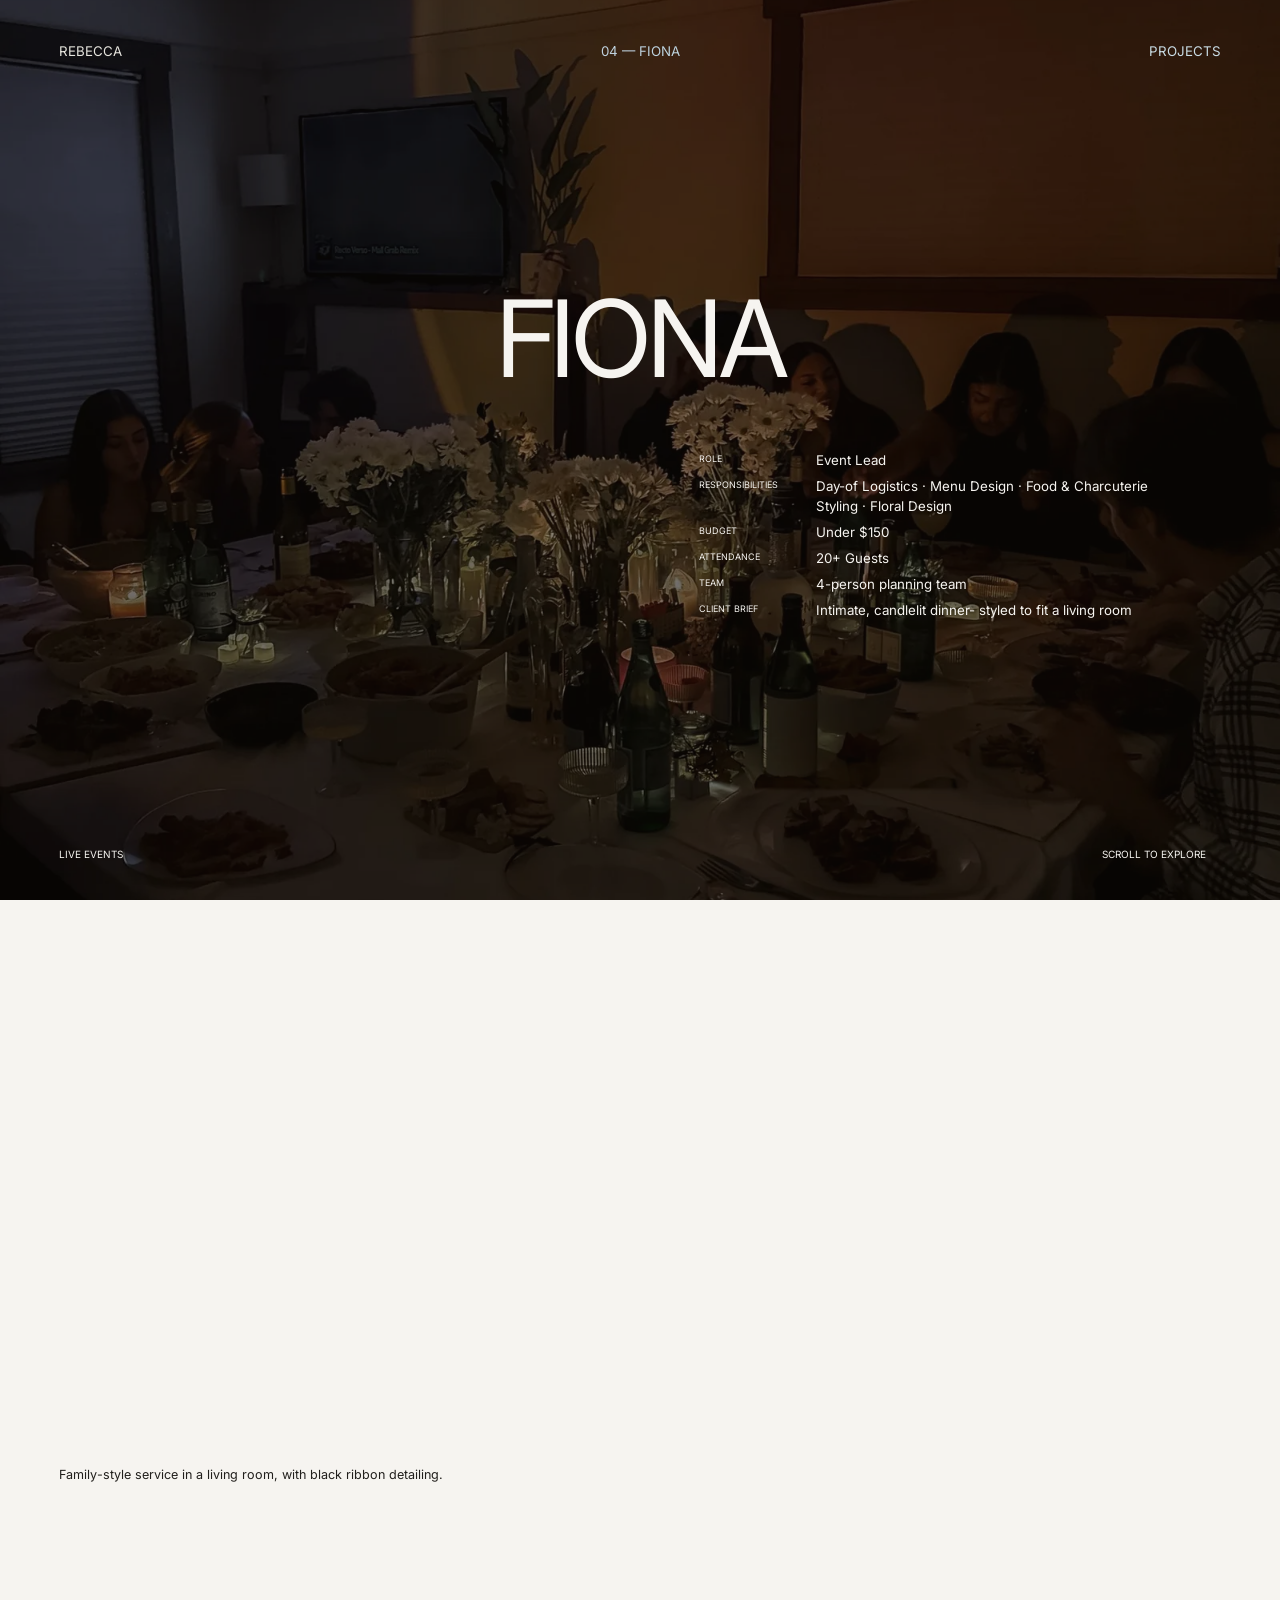
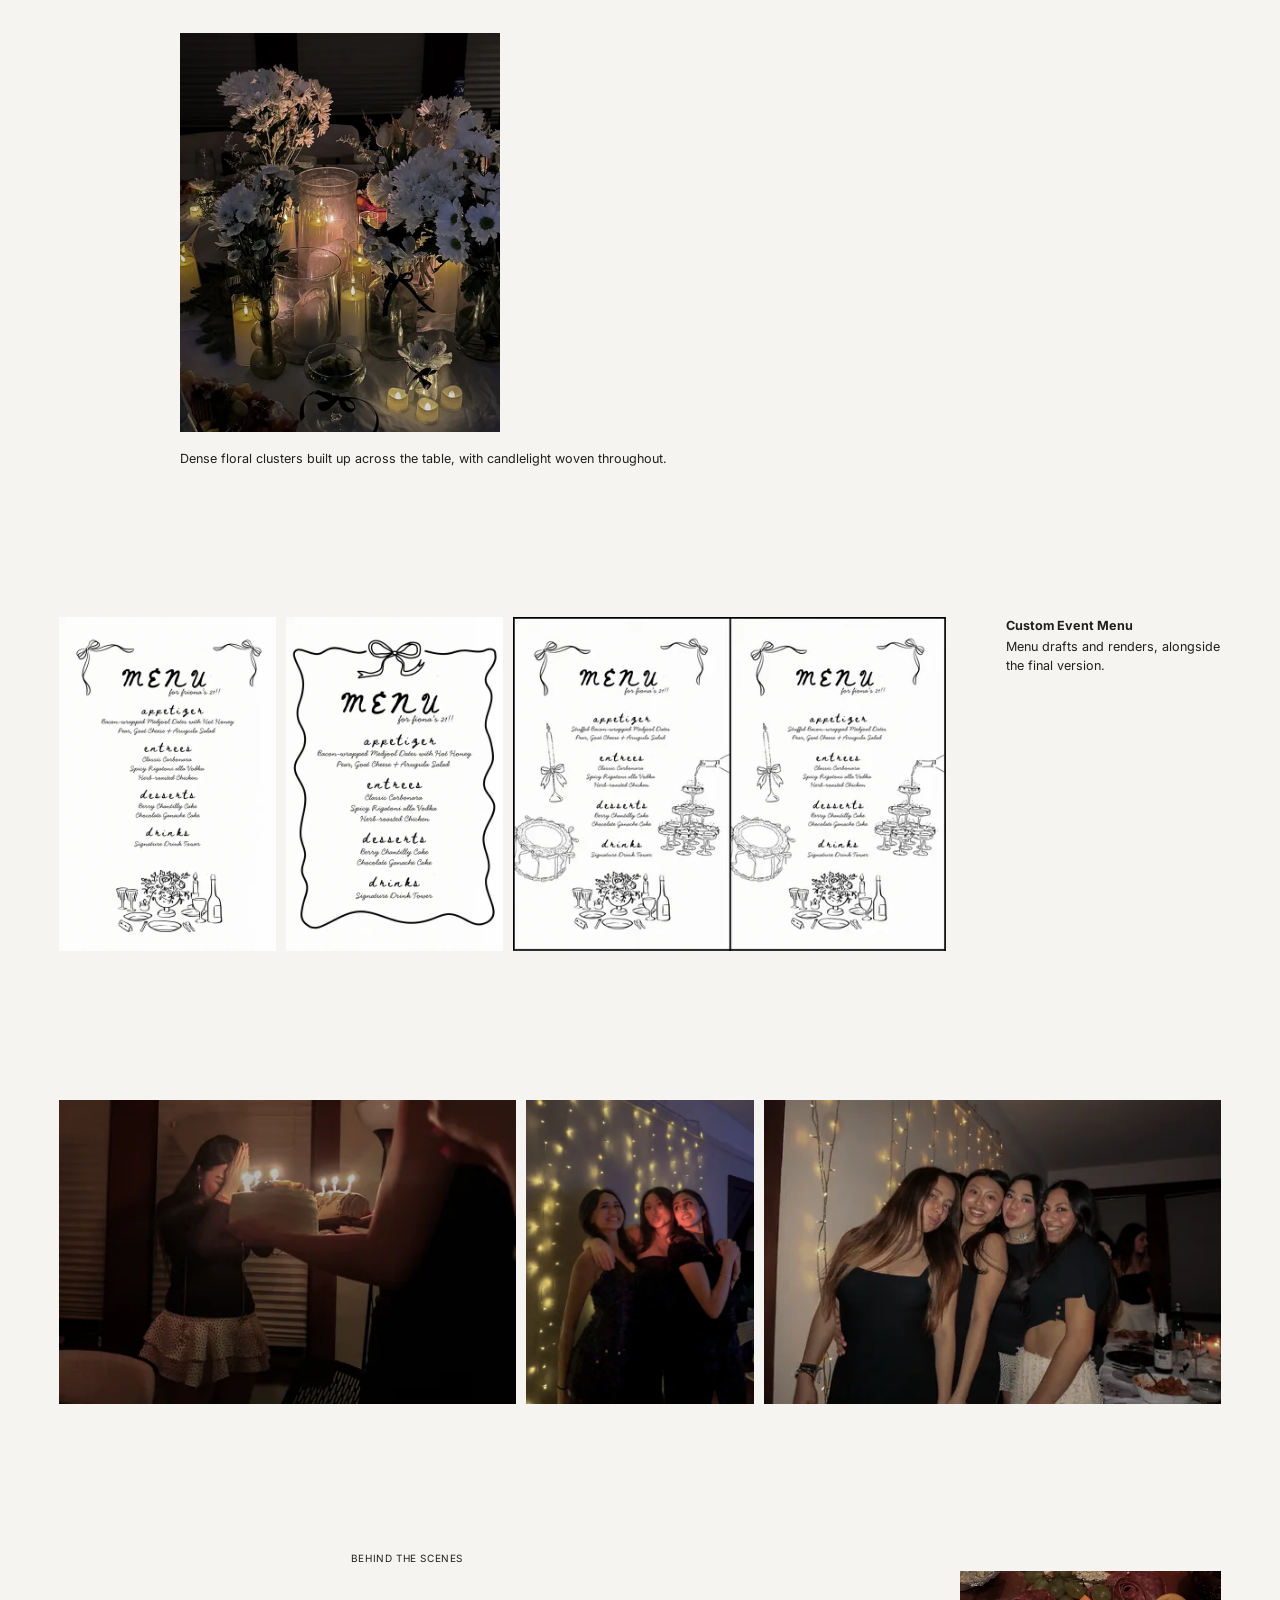
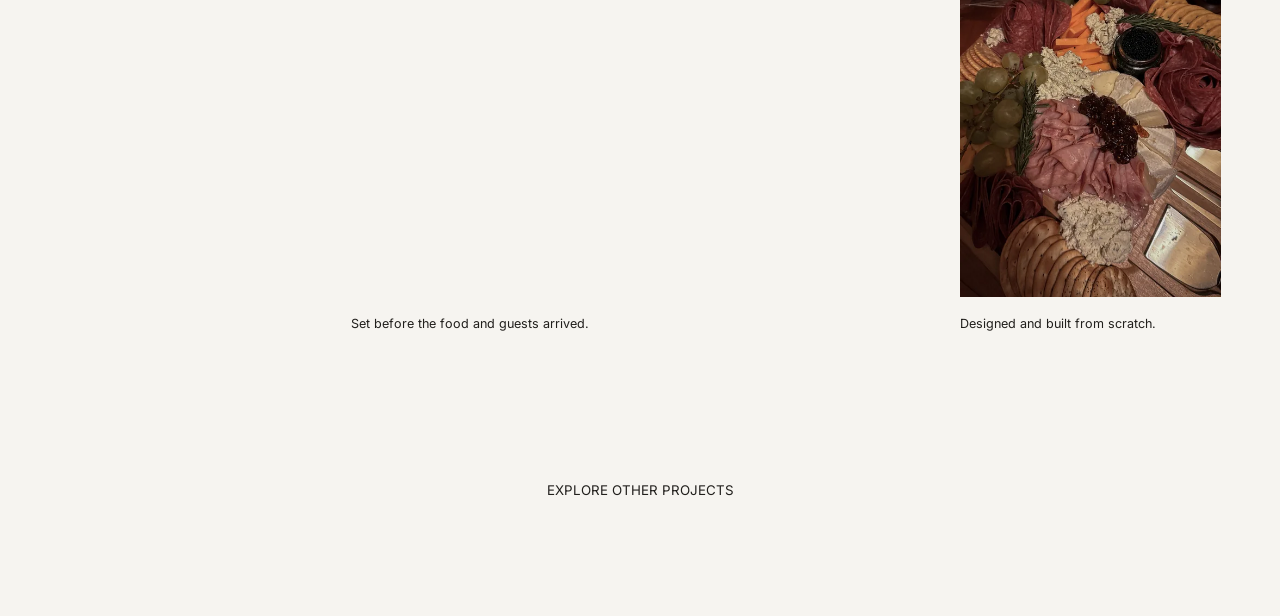
<file: projects/fiona/index.html>
<!doctype html>
<html lang="en">
<head>
  <meta charset="utf-8">
  <meta name="viewport" content="width=device-width, initial-scale=1">
  <title>FIONA — Rebecca</title>
  <meta name="description" content="04 — FIONA — a live event by Rebecca Ding.">
  <link rel="icon" href="/favicon.svg" type="image/svg+xml">
  <link rel="icon" href="/favicon-32.png" type="image/png" sizes="32x32">
  <link rel="apple-touch-icon" href="/apple-touch-icon.png">
  <link rel="preconnect" href="https://fonts.googleapis.com">
  <link rel="preconnect" href="https://fonts.gstatic.com" crossorigin>
  <link rel="stylesheet" href="https://fonts.googleapis.com/css2?family=Inter:ital,wght@0,400;0,700;1,400&display=swap">
  <link rel="stylesheet" href="/styles.css?v=mob3">
  <link rel="stylesheet" href="/projects/project.css?v=pe58">
</head>
<body class="page-project">
  <!-- Stays fixed at the top while scrolling -->
  <header class="hero__header">
    <a href="/">REBECCA</a>
    <p class="hero__index">04 — FIONA</p>
    <a href="/projects">PROJECTS</a>
  </header>
  <div class="header-fade" aria-hidden="true"></div>
  <main>
    <!-- Generated from the Figma "Project Introduction" frame; copy is verbatim. -->
    <section class="hero" aria-labelledby="project-title">
      <picture>
        <source type="image/webp" srcset="/images/projects/fiona/hero-480.webp 480w, /images/projects/fiona/hero-800.webp 800w, /images/projects/fiona/hero-1200.webp 1200w, /images/projects/fiona/hero-1600.webp 1600w, /images/projects/fiona/hero-2000.webp 2000w"
                sizes="(max-width: 760px) max(100vw, calc(1.333 * max(100vh, 1000px))), max(100vw, calc(1.333 * 100vh))">
        <img class="hero__img" src="/images/projects/fiona/hero.jpg" width="2048" height="1536"
             style="--focus: 50% 85%;" alt="Guests around a candlelit dinner table set with white flowers and wine" fetchpriority="high">
      </picture>
      <div class="hero__overlay" aria-hidden="true"></div>
      <h1 class="hero__title" id="project-title">FIONA</h1>
      <dl class="hero__details">
          <div class="hero__row"><dt>ROLE</dt><dd>Event Lead</dd></div>
          <div class="hero__row"><dt>RESPONSIBILITIES</dt><dd>Day-of Logistics · Menu Design · Food &amp; Charcuterie Styling · Floral Design</dd></div>
          <div class="hero__row"><dt>BUDGET</dt><dd>Under $150</dd></div>
          <div class="hero__row"><dt>ATTENDANCE</dt><dd>20+ Guests</dd></div>
          <div class="hero__row"><dt>TEAM</dt><dd>4-person planning team</dd></div>
          <div class="hero__row"><dt>CLIENT BRIEF</dt><dd>Intimate, candlelit dinner- styled to fit a living room</dd></div>
      </dl>
      <p class="hero__foot hero__foot--left">LIVE EVENTS</p>
      <a class="hero__foot hero__foot--right" href="#overview">SCROLL TO EXPLORE</a>
    </section>

    <!-- Project content, using the same section styles as the Maggie page -->
    <section class="brief brief--exp" id="overview" aria-label="Project overview">
      <!-- Section 1: one large photo, left-aligned, caption beneath
           (same size as the Daily Californian's chancellor photo) -->
      <div class="exp-beat exp-beat--left">
        <div class="exp-stack">
        <div class="exp-row exp-row--single-wide">
          <figure class="brief__photo exp-row__photo">
            <picture>
              <source type="image/webp" srcset="/images/projects/fiona/o1-2-480.webp 480w, /images/projects/fiona/o1-2-800.webp 800w, /images/projects/fiona/o1-2-1200.webp 1200w, /images/projects/fiona/o1-2-1600.webp 1600w, /images/projects/fiona/o1-2-1964.webp 1964w"
                      sizes="(max-width: 760px) calc(100vw - 40px), 55.6vw">
              <img src="/images/projects/fiona/o1-2.jpg" width="1964" height="1105"
                   alt="The candlelit dinner table set in the living room, before the food and guests arrived" loading="lazy">
            </picture>
          </figure>
        </div>
        <p class="caption exp-stack__caption">Family-style service in a living room, with black ribbon detailing.</p>
        </div>
      </div>

      <!-- Section 2: two floral photos side by side, right-aligned, caption beneath
           (same structure and size as Rebecca's first section) -->
      <div class="exp-beat exp-beat--right">
        <div class="exp-stack">
          <div class="exp-duo">
            <figure class="brief__photo">
              <picture>
                <source type="image/webp" srcset="/images/projects/fiona/o2-2-480.webp 480w, /images/projects/fiona/o2-2-800.webp 800w, /images/projects/fiona/o2-2-1200.webp 1200w, /images/projects/fiona/o2-2-1406.webp 1406w"
                        sizes="(max-width: 760px) calc(100vw - 40px), 25vw">
                <img src="/images/projects/fiona/o2-2.jpg" width="1406" height="1758"
                     alt="Close view of dense floral arrangements and candlelight on the table" loading="lazy">
              </picture>
            </figure>
            <figure class="brief__photo">
              <picture>
                <source type="image/webp" srcset="/images/projects/fiona/o2-1-480.webp 480w, /images/projects/fiona/o2-1-800.webp 800w, /images/projects/fiona/o2-1-1200.webp 1200w"
                        sizes="(max-width: 760px) calc(100vw - 40px), 55.5vw">
                <img src="/images/projects/fiona/o2-1.jpg" width="1290" height="726"
                     alt="Clusters of flowers built up along the dinner table between lit candles" loading="lazy">
              </picture>
            </figure>
          </div>
          <div class="exp-stack__caption">
            <p class="caption">Dense floral clusters built up across the table, with candlelight woven throughout.</p>
          </div>
        </div>
      </div>

      <!-- Section 3: menu drafts, render and final menu, centred, text to the right
           (same structure as Maggie's menu / place-card section) -->
      <div class="exp-beat exp-beat--center">
        <div class="exp-third exp-third--menus">
          <div class="exp-third__photos">
            <figure class="brief__photo exp-third__photo">
              <picture>
                <source type="image/webp" srcset="/images/projects/fiona/menu-3-480.webp 480w, /images/projects/fiona/menu-3-800.webp 800w, /images/projects/fiona/menu-3-1200.webp 1200w"
                        sizes="(max-width: 760px) calc(100vw - 40px), 17vw">
                <img src="/images/projects/fiona/menu-3.jpg" width="1294" height="2000"
                     alt="The final menu with bows in the top corners and an illustrated table setting below the courses" loading="lazy">
              </picture>
            </figure>
            <figure class="brief__photo exp-third__photo">
              <picture>
                <source type="image/webp" srcset="/images/projects/fiona/menu-2-480.webp 480w, /images/projects/fiona/menu-2-800.webp 800w, /images/projects/fiona/menu-2-1200.webp 1200w"
                        sizes="(max-width: 760px) calc(100vw - 40px), 17vw">
                <img src="/images/projects/fiona/menu-2.jpg" width="1294" height="2000"
                     alt="A menu render with a wavy border and a bow at the top, listing appetizer, entrees, desserts and drinks" loading="lazy">
              </picture>
            </figure>
            <figure class="brief__photo exp-third__photo">
              <picture>
                <source type="image/webp" srcset="/images/projects/fiona/menu-1-480.webp 480w, /images/projects/fiona/menu-1-800.webp 800w, /images/projects/fiona/menu-1-1200.webp 1200w, /images/projects/fiona/menu-1-1600.webp 1600w, /images/projects/fiona/menu-1-2000.webp 2000w"
                        sizes="(max-width: 760px) calc(100vw - 40px), 34vw">
                <img src="/images/projects/fiona/menu-1.jpg" width="2000" height="1545"
                     alt="Two illustrated menu drafts side by side, with bows, candles, a cake, a drink tower and a table setting drawn around the courses" loading="lazy">
              </picture>
            </figure>
          </div>
          <dl class="exp-third__text">
            <div class="exp-third__block">
              <dt class="caption exp-third__label">Custom Event Menu</dt>
              <dd class="caption">Menu drafts and renders, alongside the final version.</dd>
            </div>
          </dl>
        </div>
      </div>

      <!-- Section 4: three atmosphere photos in a row, same height, centred
           (same structure as Maggie's atmosphere row) -->
      <div class="exp-beat exp-beat--center">
        <div class="exp-row exp-row--fit-atmos">
          <figure class="brief__photo exp-row__photo">
            <picture>
              <source type="image/webp" srcset="/images/projects/fiona/a1-480.webp 480w, /images/projects/fiona/a1-800.webp 800w, /images/projects/fiona/a1-1200.webp 1200w, /images/projects/fiona/a1-1600.webp 1600w, /images/projects/fiona/a1-1783.webp 1783w"
                      sizes="(max-width: 760px) calc(100vw - 40px), 35.7vw">
              <img src="/images/projects/fiona/a1.jpg" width="1783" height="1189"
                   alt="Fiona covering her face as a candlelit birthday cake is carried towards her" loading="lazy">
            </picture>
          </figure>
          <figure class="brief__photo exp-row__photo">
            <picture>
              <source type="image/webp" srcset="/images/projects/fiona/a2-480.webp 480w, /images/projects/fiona/a2-800.webp 800w, /images/projects/fiona/a2-1200.webp 1200w, /images/projects/fiona/a2-1500.webp 1500w"
                      sizes="(max-width: 760px) calc(100vw - 40px), 17.9vw">
              <img src="/images/projects/fiona/a2.jpg" width="1800" height="2400"
                   alt="Three friends posing together in front of a curtain of string lights" loading="lazy">
            </picture>
          </figure>
          <figure class="brief__photo exp-row__photo">
            <picture>
              <source type="image/webp" srcset="/images/projects/fiona/a3-480.webp 480w, /images/projects/fiona/a3-800.webp 800w, /images/projects/fiona/a3-1200.webp 1200w, /images/projects/fiona/a3-1600.webp 1600w, /images/projects/fiona/a3-2000.webp 2000w"
                      sizes="(max-width: 760px) calc(100vw - 40px), 35.7vw">
              <img src="/images/projects/fiona/a3.jpg" width="2304" height="1536"
                   alt="Four friends smiling together beside the string lights, with the dinner table behind them" loading="lazy">
            </picture>
          </figure>
        </div>
      </div>

      <!-- Section 5: behind the scenes, right-aligned at Maggie's size. Two tasks
           set apart by a wider gap (40), each with its caption beneath -->
      <div class="exp-beat exp-beat--right">
        <div class="exp-gallery">
          <h2 class="exp-gallery__heading">BEHIND THE SCENES</h2>
          <div class="exp-bts-tasks exp-bts-tasks--fiona">
            <div class="exp-bts-task">
              <div class="exp-gallery__row">
                <figure class="brief__photo exp-gallery__photo">
                  <picture>
                    <source type="image/webp" srcset="/images/projects/fiona/o1-1-480.webp 480w, /images/projects/fiona/o1-1-800.webp 800w, /images/projects/fiona/o1-1-1200.webp 1200w, /images/projects/fiona/o1-1-1600.webp 1600w, /images/projects/fiona/o1-1-1924.webp 1924w"
                            sizes="(max-width: 760px) calc(100vw - 40px), 45.4vw">
                    <img src="/images/projects/fiona/o1-1.jpg" width="1924" height="1082"
                         alt="A candlelit dinner table set in a living room, with dishes laid out family-style and black ribbon detailing" loading="lazy">
                  </picture>
                </figure>
              </div>
              <div class="exp-gallery__caption">
                <p class="caption">Set before the food and guests arrived.</p>
              </div>
            </div>
            <div class="exp-bts-task">
              <div class="exp-gallery__row">
                <figure class="brief__photo exp-gallery__photo">
                  <picture>
                    <source type="image/webp" srcset="/images/projects/fiona/d1-1-480.webp 480w, /images/projects/fiona/d1-1-800.webp 800w, /images/projects/fiona/d1-1-1200.webp 1200w, /images/projects/fiona/d1-1-1600.webp 1600w"
                            sizes="(max-width: 760px) calc(100vw - 40px), 20.5vw">
                    <img src="/images/projects/fiona/d1-1.jpg" width="1920" height="2400"
                         alt="Close view of the charcuterie board: salami roses, prosciutto, cheeses, grapes, crackers, fig jam and a tin of caviar" loading="lazy">
                  </picture>
                </figure>
              </div>
              <div class="exp-gallery__caption">
                <p class="caption">Designed and built from scratch.</p>
              </div>
            </div>
          </div>
        </div>
      </div>
    </section>

    <nav class="project-end" aria-label="More projects">
      <a class="project-end__link" href="/projects">EXPLORE OTHER PROJECTS</a>
    </nav>
  </main>
  <script src="/projects/project.js"></script>
</body>
</html>
</file>
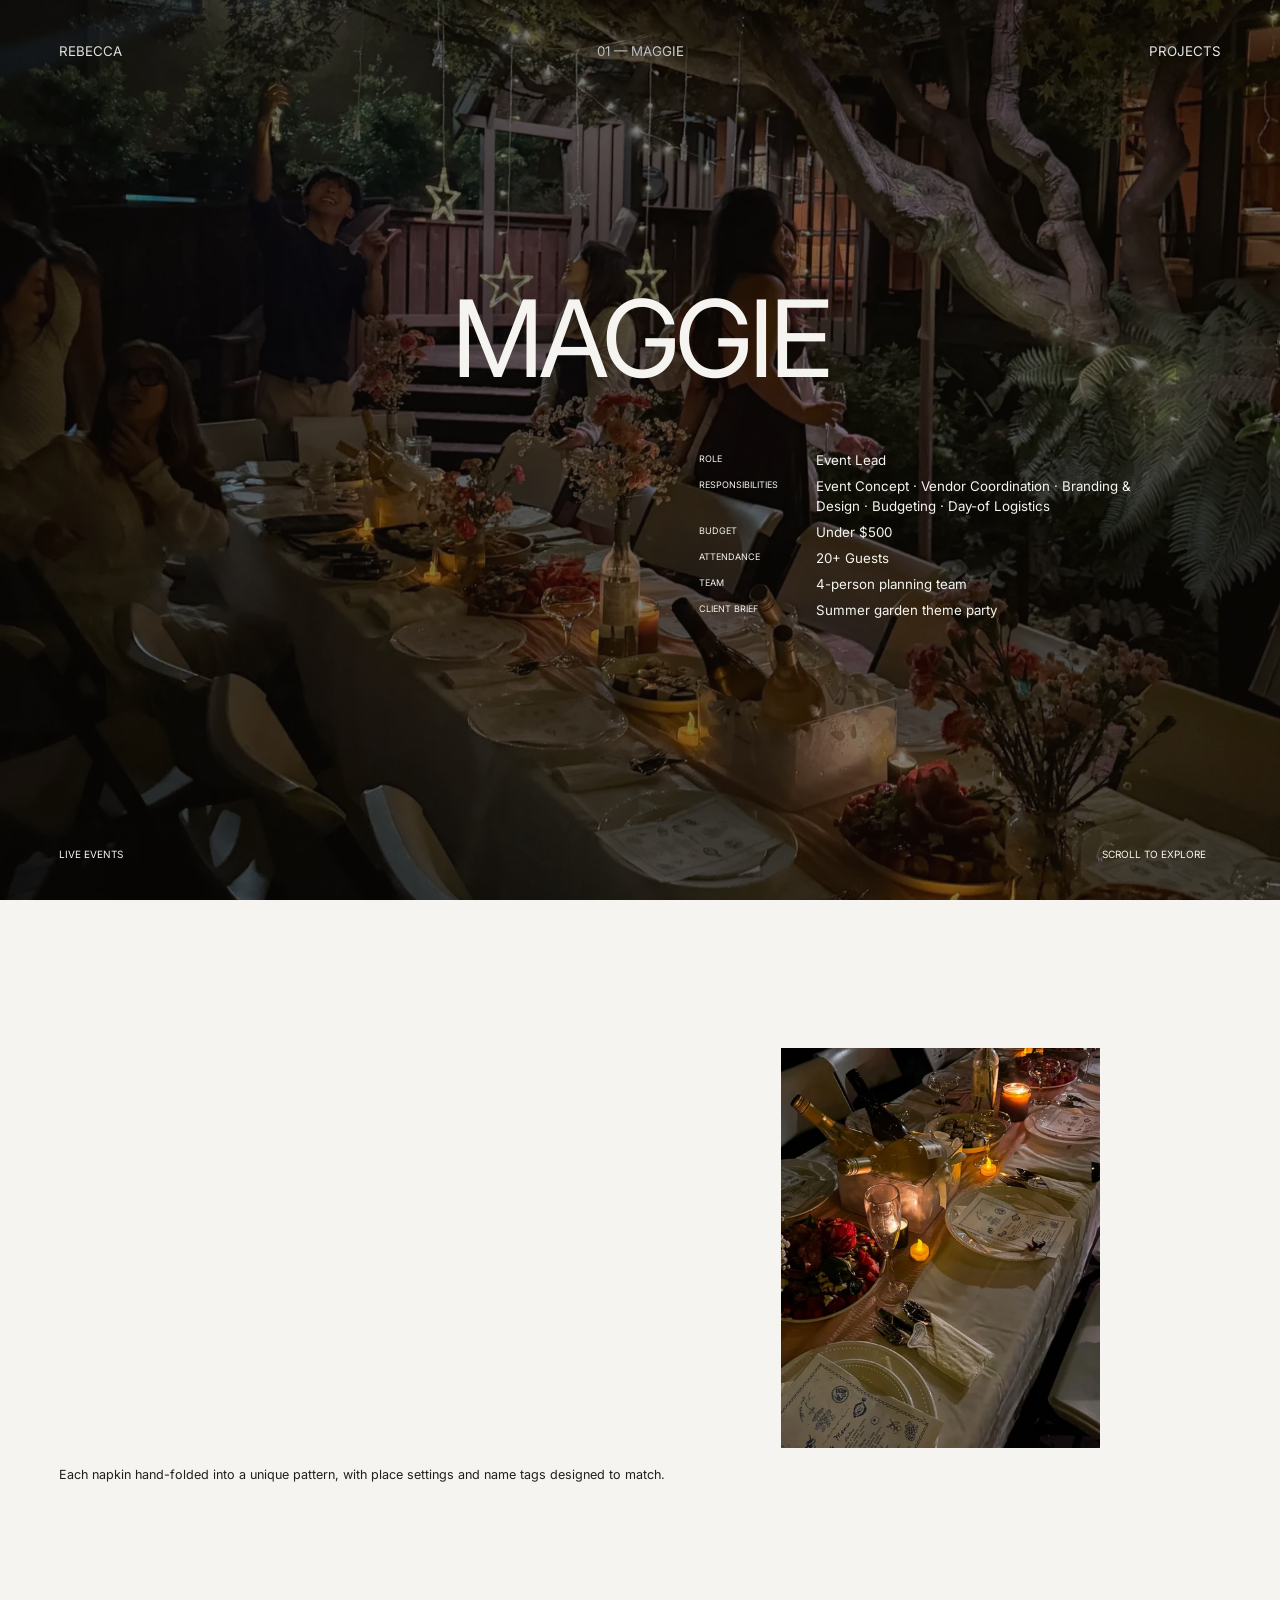
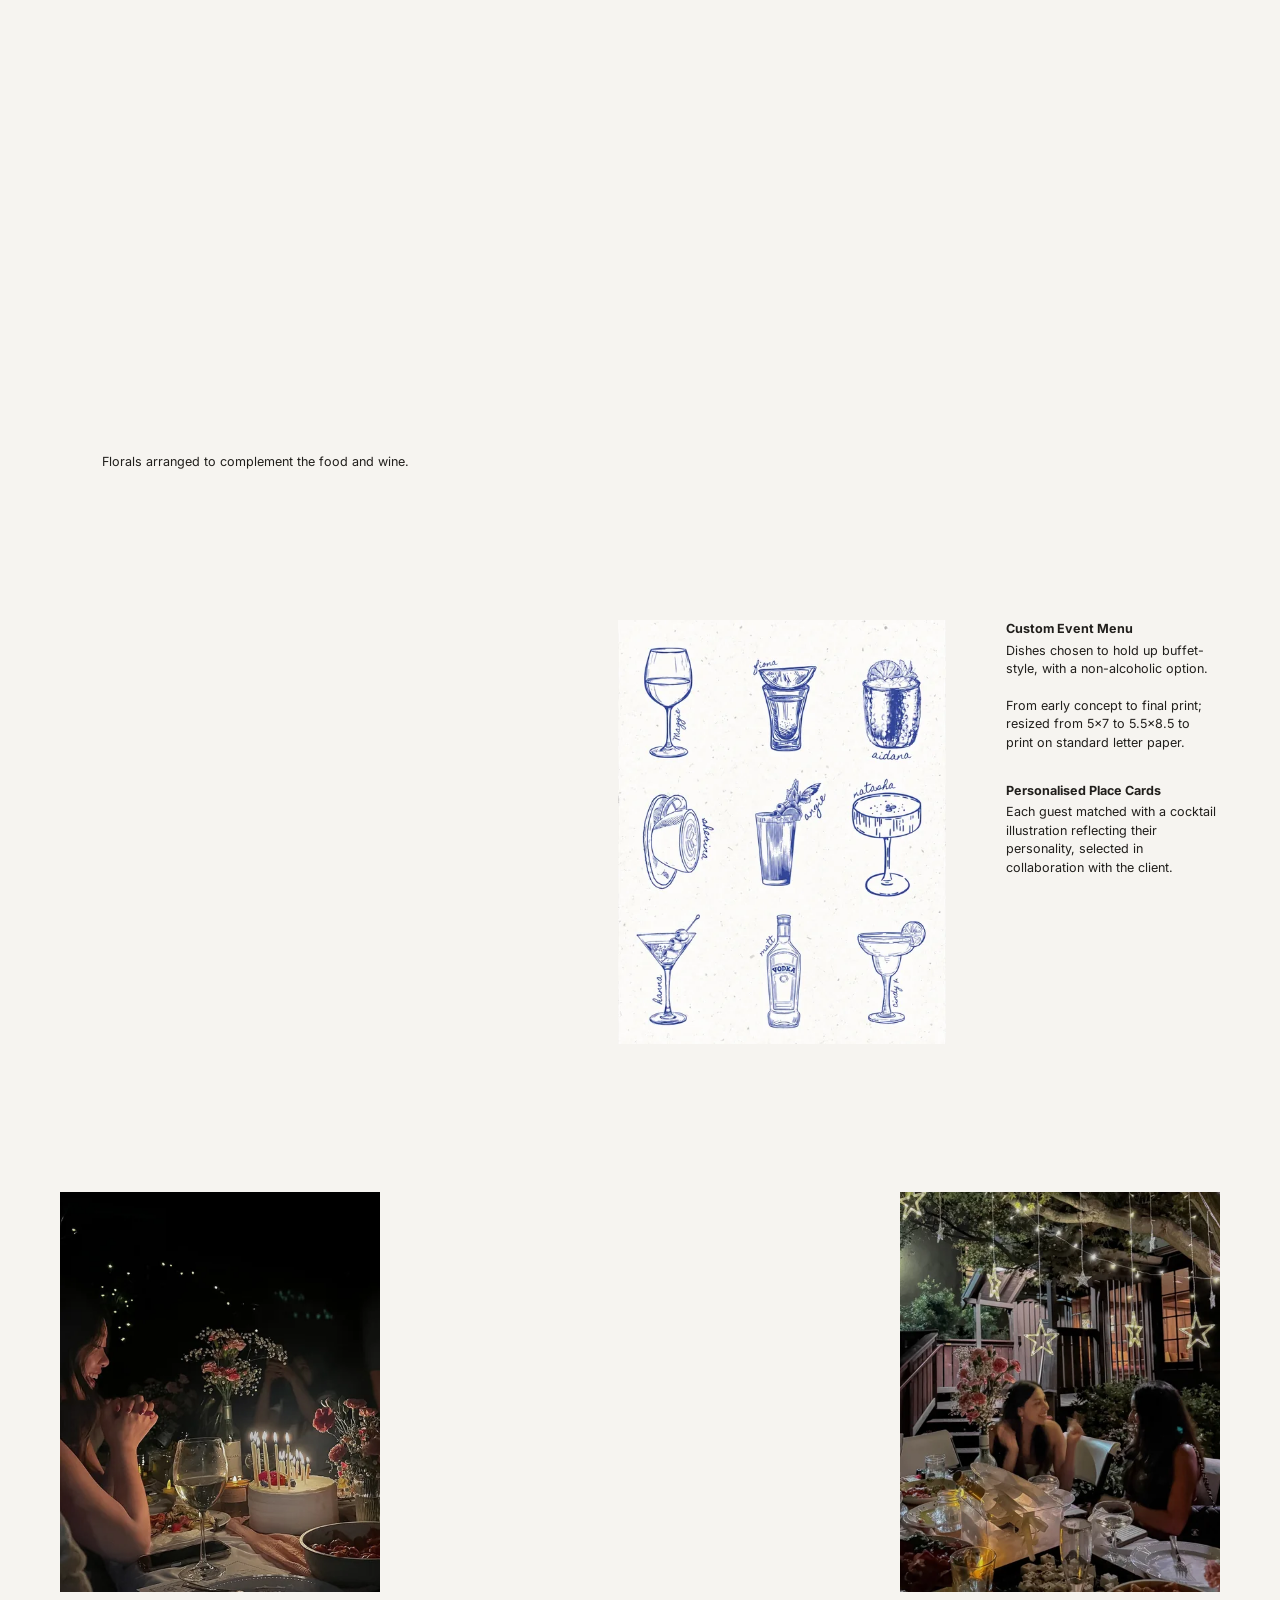
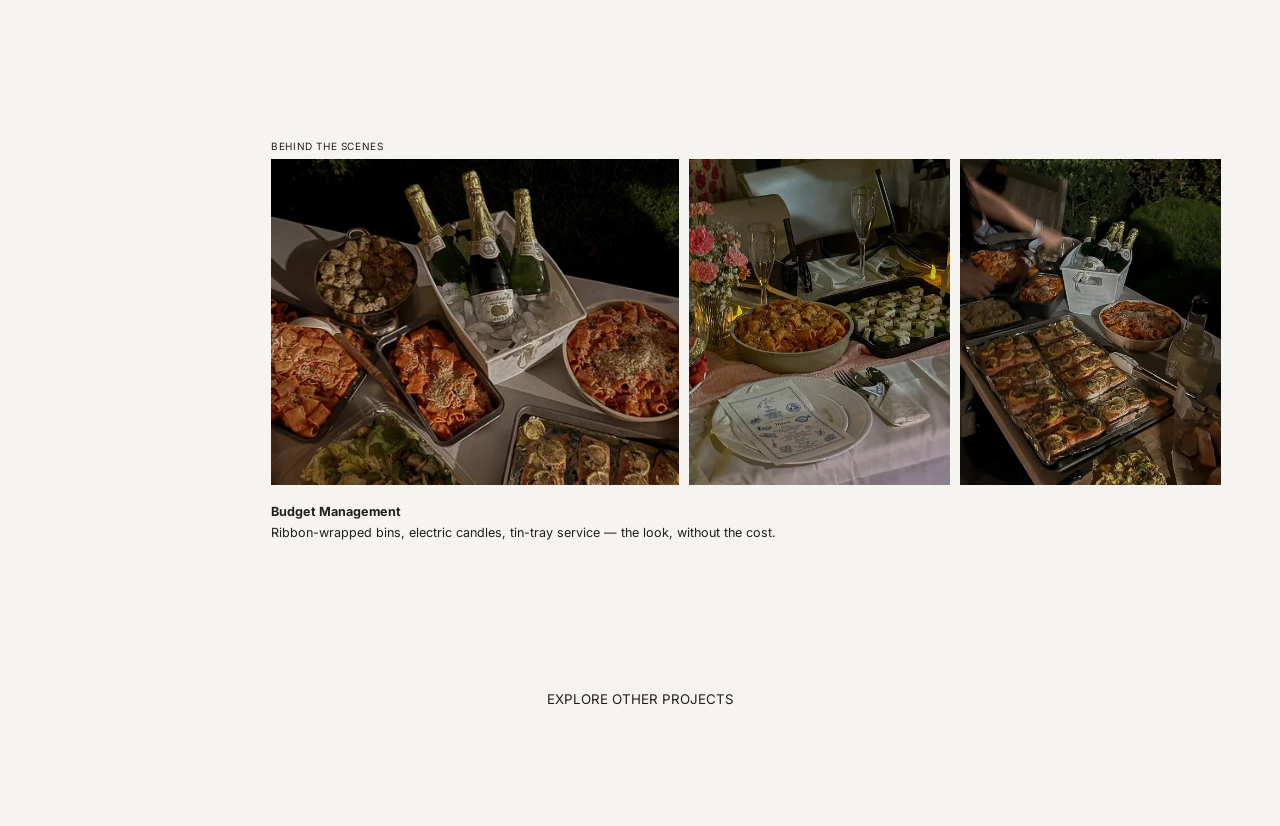
<file: projects/maggie/index.html>
<!doctype html>
<html lang="en">
<head>
  <meta charset="utf-8">
  <meta name="viewport" content="width=device-width, initial-scale=1">
  <title>MAGGIE — Rebecca</title>
  <meta name="description" content="01 — MAGGIE — a live event by Rebecca Ding.">
  <link rel="icon" href="/favicon.svg" type="image/svg+xml">
  <link rel="icon" href="/favicon-32.png" type="image/png" sizes="32x32">
  <link rel="apple-touch-icon" href="/apple-touch-icon.png">
  <link rel="preconnect" href="https://fonts.googleapis.com">
  <link rel="preconnect" href="https://fonts.gstatic.com" crossorigin>
  <link rel="stylesheet" href="https://fonts.googleapis.com/css2?family=Inter:wght@400;700&display=swap">
  <link rel="stylesheet" href="/styles.css?v=mob3">
  <link rel="stylesheet" href="/projects/project.css?v=pe58">
</head>
<body class="page-project">
  <!-- Stays fixed at the top while scrolling -->
  <header class="hero__header">
    <a href="/">REBECCA</a>
    <p class="hero__index">01 — MAGGIE</p>
    <a href="/projects">PROJECTS</a>
  </header>
  <div class="header-fade" aria-hidden="true"></div>
  <main>
    <!-- Generated from the Figma "Project Introduction" frame; copy is verbatim. -->
    <section class="hero" aria-labelledby="project-title">
      <picture>
        <source type="image/webp" srcset="/images/projects/maggie/hero-480.webp 480w, /images/projects/maggie/hero-800.webp 800w, /images/projects/maggie/hero-1200.webp 1200w, /images/projects/maggie/hero-1600.webp 1600w, /images/projects/maggie/hero-2000.webp 2000w"
                sizes="(max-width: 760px) max(100vw, calc(0.750 * max(100vh, 1014px))), max(100vw, calc(0.750 * 100vh))">
        <img class="hero__img" src="/images/projects/maggie/hero.jpg" width="2000" height="2666"
             style="--focus: 50% 64%;" alt="Guests at a long candlelit garden table under a tree hung with stars and string lights" fetchpriority="high">
      </picture>
      <div class="hero__overlay" aria-hidden="true"></div>
      <h1 class="hero__title" id="project-title">MAGGIE</h1>
      <dl class="hero__details">
          <div class="hero__row"><dt>ROLE</dt><dd>Event Lead</dd></div>
          <div class="hero__row"><dt>RESPONSIBILITIES</dt><dd>Event Concept · Vendor Coordination · Branding &amp; Design · Budgeting · Day-of Logistics</dd></div>
          <div class="hero__row"><dt>BUDGET</dt><dd>Under $500</dd></div>
          <div class="hero__row"><dt>ATTENDANCE</dt><dd>20+ Guests</dd></div>
          <div class="hero__row"><dt>TEAM</dt><dd>4-person planning team</dd></div>
          <div class="hero__row"><dt>CLIENT BRIEF</dt><dd>Summer garden theme party</dd></div>
      </dl>
      <p class="hero__foot hero__foot--left">LIVE EVENTS</p>
      <a class="hero__foot hero__foot--right" href="#overview">SCROLL TO EXPLORE</a>
    </section>

    <!-- Project content sections. Previous layout saved in /_checkpoints/2026-10-05-maggie-approved/ -->
    <section class="brief brief--exp" id="overview" aria-label="Project overview">
      <!-- Beat 1: dominant photo + small photo, caption above the small photo -->
      <div class="exp-beat">
        <div class="exp-upper">
          <div class="exp-upper__photos">
            <figure class="brief__photo exp-upper__large">
              <picture>
                <source type="image/webp" srcset="/images/projects/maggie/c1-1-480.webp 480w, /images/projects/maggie/c1-1-800.webp 800w, /images/projects/maggie/c1-1-1200.webp 1200w, /images/projects/maggie/c1-1-1400.webp 1400w"
                        sizes="(max-width: 760px) calc(100vw - 40px), 55.6vw">
                <img src="/images/projects/maggie/c1-1.jpg?v=2" width="1400" height="787"
                     alt="An illustrated menu card on a plate beside a glass jar, folded napkin, candle and a bowl of red and pink roses" loading="lazy">
              </picture>
            </figure>
            <figure class="brief__photo exp-upper__small">
              <picture>
                <source type="image/webp" srcset="/images/projects/maggie/c1-2-480.webp 480w, /images/projects/maggie/c1-2-800.webp 800w, /images/projects/maggie/c1-2-1120.webp 1120w"
                        sizes="(max-width: 760px) calc(100vw - 40px), 25vw">
                <img src="/images/projects/maggie/c1-2.jpg?v=2" width="1120" height="1400"
                     alt="A long candlelit table with wine on ice, a fruit platter, illustrated menu cards and folded napkins" loading="lazy">
              </picture>
            </figure>
          </div>
          <p class="caption exp-upper__caption">Each napkin hand-folded into a unique pattern, with place settings and name tags designed to match.</p>
        </div>
      </div>

      <!-- Beat 2: lower-left photo + bottom-aligned caption (unchanged layout) -->
      <div class="exp-beat">
        <div class="brief__group brief__group--lower exp-lower">
          <figure class="brief__photo brief__photo--lower">
            <picture>
              <source type="image/webp" srcset="/images/projects/maggie/c2-1-480.webp 480w, /images/projects/maggie/c2-1-800.webp 800w, /images/projects/maggie/c2-1-1200.webp 1200w, /images/projects/maggie/c2-1-1400.webp 1400w"
                      sizes="(max-width: 760px) calc(100vw - 40px), 61.2vw">
              <img src="/images/projects/maggie/c2-1.jpg?v=2" width="1400" height="787"
                   alt="Guests mingling around a long garden table set with flowers, candles and wine" loading="lazy">
            </picture>
          </figure>
          <p class="brief__text brief__text--side caption">Florals arranged to complement the food and wine.</p>
        </div>
      </div>

      <!-- Beat 3: menu + place-card designs, stacked text placeholders to the right -->
      <div class="exp-beat">
        <div class="exp-third">
          <div class="exp-third__photos">
            <figure class="brief__photo exp-third__photo">
              <picture>
                <source type="image/webp" srcset="/images/projects/maggie/d1-menu-480.webp 480w, /images/projects/maggie/d1-menu-800.webp 800w, /images/projects/maggie/d1-menu-1200.webp 1200w, /images/projects/maggie/d1-menu-1400.webp 1400w"
                        sizes="(max-width: 760px) calc(100vw - 40px), 42.9vw">
                <img src="/images/projects/maggie/d1-menu.jpg?v=2" width="1400" height="1082"
                     alt="The illustrated dinner menu designed for the party, shown as a two-page spread" loading="lazy">
              </picture>
            </figure>
            <figure class="brief__photo exp-third__photo">
              <picture>
                <source type="image/webp" srcset="/images/projects/maggie/d5-placecards-480.webp 480w, /images/projects/maggie/d5-placecards-800.webp 800w, /images/projects/maggie/d5-placecards-1083.webp 1083w"
                        sizes="(max-width: 760px) calc(100vw - 40px), 25.7vw">
                <img src="/images/projects/maggie/d5-placecards.jpg" width="1083" height="1400"
                     alt="Illustrated place cards, each a different drink labelled with a guest's name" loading="lazy">
              </picture>
            </figure>
          </div>
          <dl class="exp-third__text">
            <div class="exp-third__block">
              <dt class="caption exp-third__label">Custom Event Menu</dt>
              <dd class="caption">Dishes chosen to hold up buffet-style, with a non-alcoholic option.</dd>
              <dd class="caption exp-third__note">From early concept to final print; resized from 5×7 to 5.5×8.5 to print on standard letter paper.</dd>
            </div>
            <div class="exp-third__block">
              <dt class="caption exp-third__label">Personalised Place Cards</dt>
              <dd class="caption">Each guest matched with a cocktail illustration reflecting their personality, selected in collaboration with the client.</dd>
            </div>
          </dl>
        </div>
      </div>

      <!-- Beat 4: three photos in a row, same height, centred -->
      <div class="exp-beat">
        <div class="exp-row">
          <figure class="brief__photo exp-row__photo">
            <picture>
              <source type="image/webp" srcset="/images/projects/maggie/a1-480.webp 480w, /images/projects/maggie/a1-800.webp 800w, /images/projects/maggie/a1-978.webp 978w"
                      sizes="(max-width: 760px) calc(100vw - 40px), 25vw">
              <img src="/images/projects/maggie/a1.jpg" width="978" height="1222"
                   alt="A guest with her hands clasped as a candlelit birthday cake is brought to the table" loading="lazy">
            </picture>
          </figure>
          <figure class="brief__photo exp-row__photo">
            <picture>
              <source type="image/webp" srcset="/images/projects/maggie/a2-480.webp 480w, /images/projects/maggie/a2-800.webp 800w, /images/projects/maggie/a2-1200.webp 1200w, /images/projects/maggie/a2-1385.webp 1385w"
                      sizes="(max-width: 760px) calc(100vw - 40px), 39.1vw">
              <img src="/images/projects/maggie/a2.jpg" width="1385" height="1108"
                   alt="Friends smiling together at the candlelit table beneath the tree" loading="lazy">
            </picture>
          </figure>
          <figure class="brief__photo exp-row__photo">
            <picture>
              <source type="image/webp" srcset="/images/projects/maggie/a3-480.webp 480w, /images/projects/maggie/a3-800.webp 800w, /images/projects/maggie/a3-1120.webp 1120w"
                      sizes="(max-width: 760px) calc(100vw - 40px), 25vw">
              <img src="/images/projects/maggie/a3.jpg" width="1120" height="1400"
                   alt="Two guests talking at the table under hanging stars and string lights" loading="lazy">
            </picture>
          </figure>
        </div>
      </div>

      <!-- Beat 5: behind-the-scenes gallery (heading, three photos, caption) -->
      <div class="exp-beat exp-beat--gallery">
        <div class="exp-gallery">
          <h2 class="exp-gallery__heading">BEHIND THE SCENES</h2>
          <div class="exp-gallery__row">
            <figure class="brief__photo exp-gallery__photo">
              <picture>
                <source type="image/webp" srcset="/images/projects/maggie/bts3-480.webp 480w, /images/projects/maggie/bts3-800.webp 800w, /images/projects/maggie/bts3-1200.webp 1200w, /images/projects/maggie/bts3-1334.webp 1334w"
                        sizes="(max-width: 760px) calc(100vw - 40px), 31.9vw">
                <img src="/images/projects/maggie/bts3.jpg" width="1334" height="1067"
                     alt="Trays of pasta and starters beside a bin of champagne on ice" loading="lazy">
              </picture>
            </figure>
            <figure class="brief__photo exp-gallery__photo">
              <picture>
                <source type="image/webp" srcset="/images/projects/maggie/bts2-480.webp 480w, /images/projects/maggie/bts2-800.webp 800w, /images/projects/maggie/bts2-1200.webp 1200w"
                        sizes="(max-width: 760px) calc(100vw - 40px), 20.5vw">
                <img src="/images/projects/maggie/bts2.jpg" width="1237" height="1546"
                     alt="A place setting with a menu card beside a tin tray of baked starters and sushi" loading="lazy">
              </picture>
            </figure>
            <figure class="brief__photo exp-gallery__photo">
              <picture>
                <source type="image/webp" srcset="/images/projects/maggie/bts1-480.webp 480w, /images/projects/maggie/bts1-800.webp 800w, /images/projects/maggie/bts1-1180.webp 1180w"
                        sizes="(max-width: 760px) calc(100vw - 40px), 20.5vw">
                <img src="/images/projects/maggie/bts1.jpg" width="1180" height="1475"
                     alt="Pizza slices on tin trays laid out next to a ribbon-wrapped wine bin" loading="lazy">
              </picture>
            </figure>
          </div>
          <div class="exp-gallery__caption">
            <p class="caption exp-third__label">Budget Management</p>
            <p class="caption">Ribbon-wrapped bins, electric candles, tin-tray service — the look, without the cost.</p>
          </div>
        </div>
      </div>
    </section>

    <nav class="project-end" aria-label="More projects">
      <a class="project-end__link" href="/projects">EXPLORE OTHER PROJECTS</a>
    </nav>
  </main>
  <script src="/projects/project.js?v=exp3"></script>
</body>
</html>
</file>
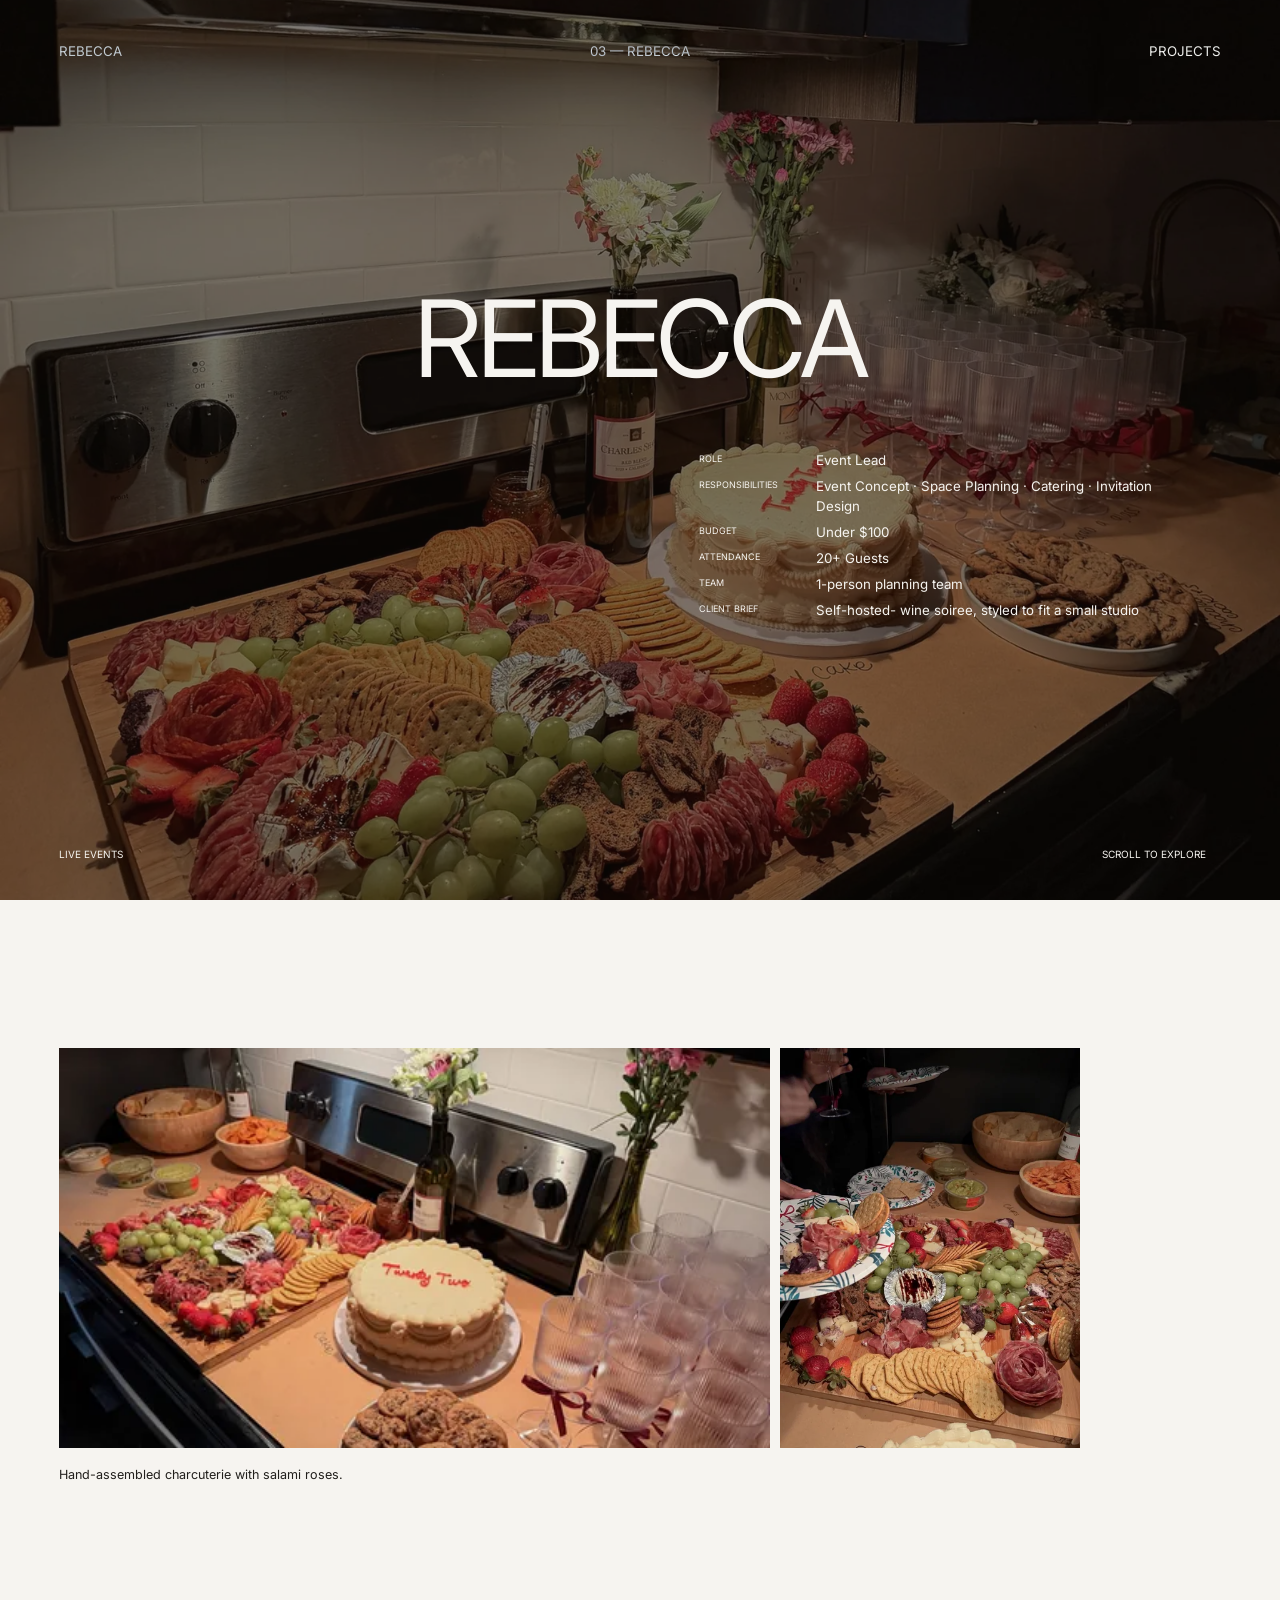
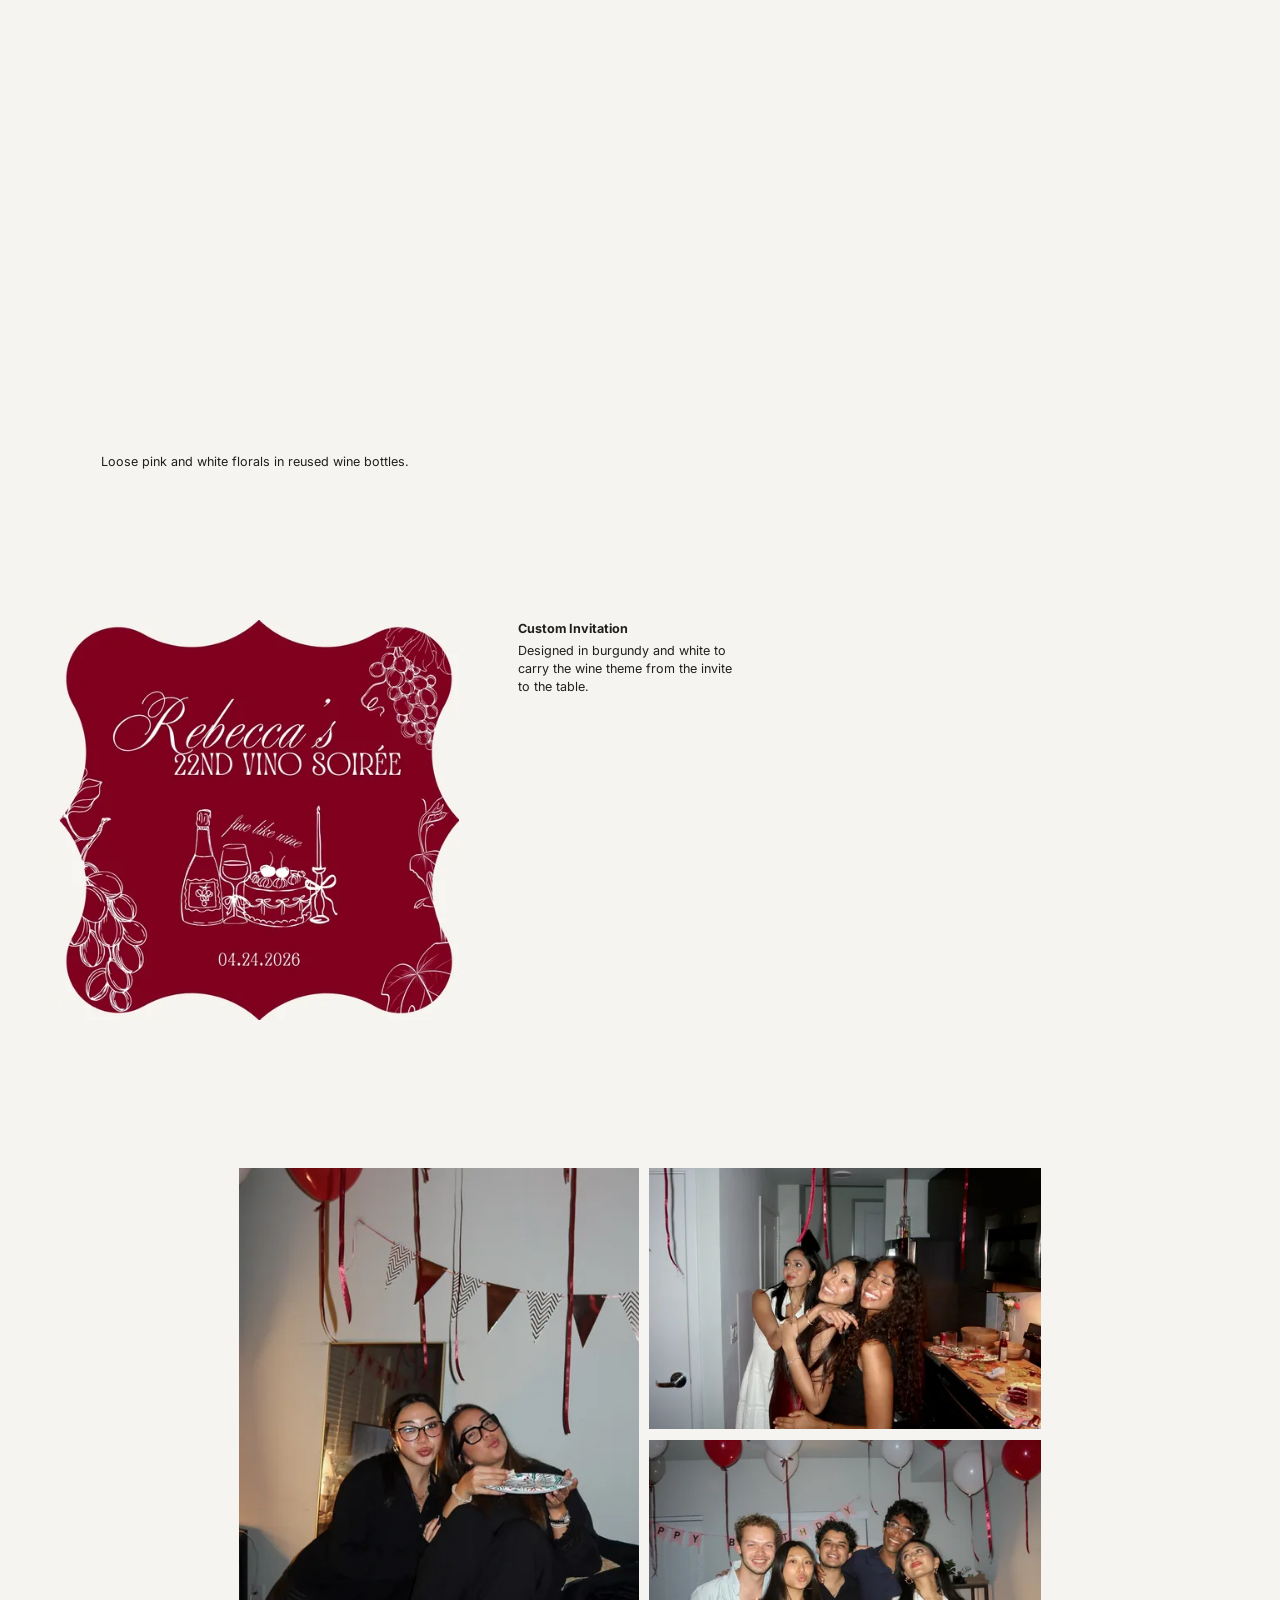
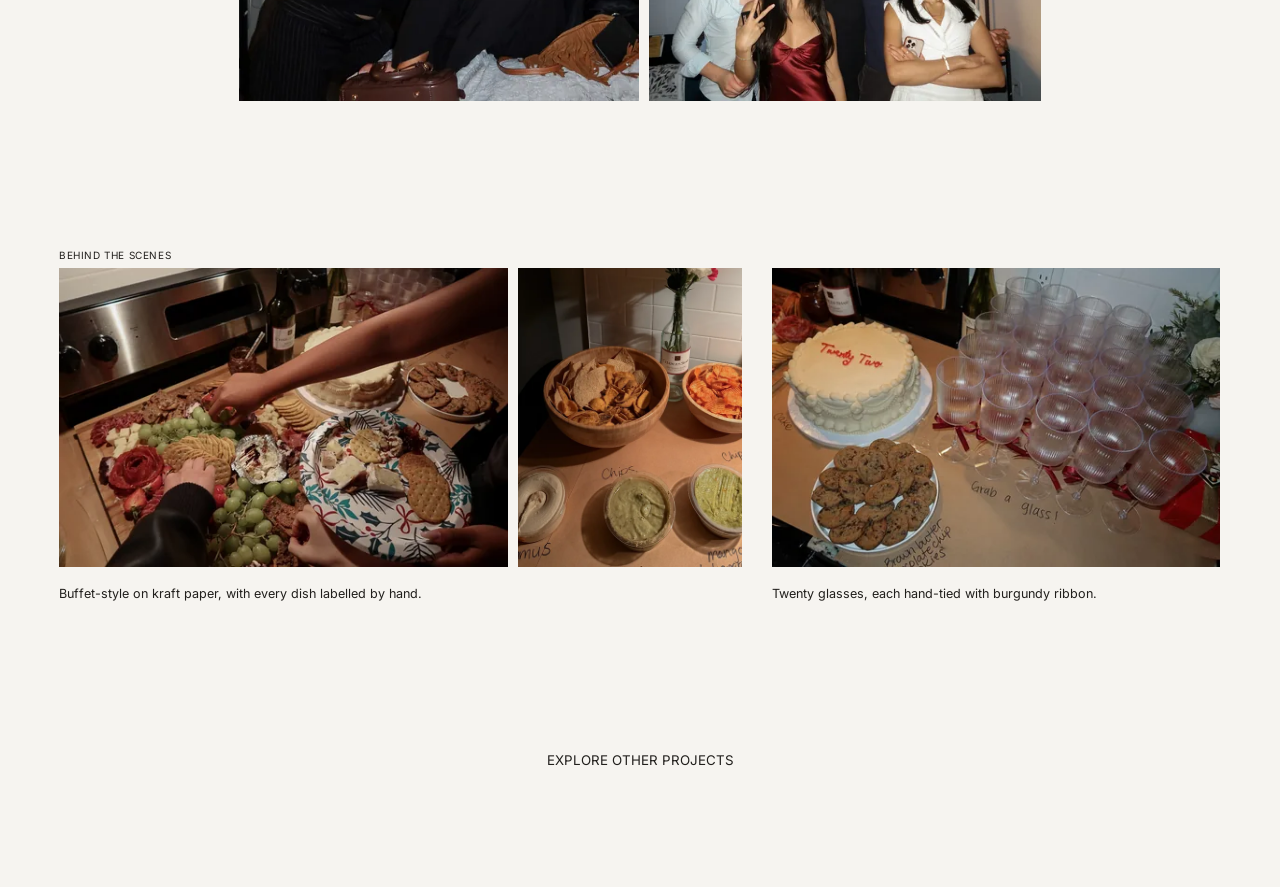
<file: projects/rebecca/index.html>
<!doctype html>
<html lang="en">
<head>
  <meta charset="utf-8">
  <meta name="viewport" content="width=device-width, initial-scale=1">
  <title>REBECCA — Rebecca</title>
  <meta name="description" content="03 — REBECCA — a live event by Rebecca Ding.">
  <link rel="icon" href="/favicon.svg" type="image/svg+xml">
  <link rel="icon" href="/favicon-32.png" type="image/png" sizes="32x32">
  <link rel="apple-touch-icon" href="/apple-touch-icon.png">
  <link rel="preconnect" href="https://fonts.googleapis.com">
  <link rel="preconnect" href="https://fonts.gstatic.com" crossorigin>
  <link rel="stylesheet" href="https://fonts.googleapis.com/css2?family=Inter:ital,wght@0,400;0,700;1,400&display=swap">
  <link rel="stylesheet" href="/styles.css?v=mob3">
  <link rel="stylesheet" href="/projects/project.css?v=pe58">
</head>
<body class="page-project">
  <!-- Stays fixed at the top while scrolling -->
  <header class="hero__header">
    <a href="/">REBECCA</a>
    <p class="hero__index">03 — REBECCA</p>
    <a href="/projects">PROJECTS</a>
  </header>
  <div class="header-fade" aria-hidden="true"></div>
  <main>
    <!-- Generated from the Figma "Project Introduction" frame; copy is verbatim. -->
    <section class="hero" aria-labelledby="project-title">
      <picture>
        <source type="image/webp" srcset="/images/projects/rebecca/hero-480.webp 480w, /images/projects/rebecca/hero-800.webp 800w, /images/projects/rebecca/hero-1200.webp 1200w, /images/projects/rebecca/hero-1600.webp 1600w, /images/projects/rebecca/hero-2000.webp 2000w"
                sizes="(max-width: 760px) max(100vw, calc(1.333 * max(100vh, 1000px))), max(100vw, calc(1.333 * 100vh))">
        <img class="hero__img" src="/images/projects/rebecca/hero.jpg" width="2400" height="1800"
             style="--focus: 50% 52%;" alt="A charcuterie board, frosted cake, flowers and rows of wine glasses on a kitchen counter" fetchpriority="high">
      </picture>
      <div class="hero__overlay" aria-hidden="true"></div>
      <h1 class="hero__title" id="project-title">REBECCA</h1>
      <dl class="hero__details">
          <div class="hero__row"><dt>ROLE</dt><dd>Event Lead</dd></div>
          <div class="hero__row"><dt>RESPONSIBILITIES</dt><dd>Event Concept · Space Planning · Catering · Invitation Design</dd></div>
          <div class="hero__row"><dt>BUDGET</dt><dd>Under $100</dd></div>
          <div class="hero__row"><dt>ATTENDANCE</dt><dd>20+ Guests</dd></div>
          <div class="hero__row"><dt>TEAM</dt><dd>1-person planning team</dd></div>
          <div class="hero__row"><dt>CLIENT BRIEF</dt><dd>Self-hosted- wine soiree, styled to fit a small studio</dd></div>
      </dl>
      <p class="hero__foot hero__foot--left">LIVE EVENTS</p>
      <a class="hero__foot hero__foot--right" href="#overview">SCROLL TO EXPLORE</a>
    </section>

    <!-- Project content, using the same section styles as the Maggie page -->
    <section class="brief brief--exp" id="overview" aria-label="Project overview">
      <!-- Section 1: two buffet photos side by side, left-aligned, caption beneath -->
      <div class="exp-beat exp-beat--left">
        <div class="exp-stack">
          <div class="exp-duo">
            <figure class="brief__photo">
              <picture>
                <source type="image/webp" srcset="/images/projects/rebecca/o1-1-480.webp 480w, /images/projects/rebecca/o1-1-800.webp 800w, /images/projects/rebecca/o1-1-1200.webp 1200w, /images/projects/rebecca/o1-1-1600.webp 1600w, /images/projects/rebecca/o1-1-2000.webp 2000w"
                        sizes="(max-width: 760px) calc(100vw - 40px), 55.6vw">
                <img src="/images/projects/rebecca/o1-1.jpg?v=2" width="2400" height="1350"
                     alt="Charcuterie board, cake, cookies and dips laid out on kraft paper with handwritten labels, beside rows of ribbon-tied glasses" loading="lazy">
              </picture>
            </figure>
            <figure class="brief__photo">
              <picture>
                <source type="image/webp" srcset="/images/projects/rebecca/o1-2-480.webp 480w, /images/projects/rebecca/o1-2-800.webp 800w, /images/projects/rebecca/o1-2-1200.webp 1200w, /images/projects/rebecca/o1-2-1500.webp 1500w"
                        sizes="(max-width: 760px) calc(100vw - 40px), 23.5vw">
                <img src="/images/projects/rebecca/o1-2.jpg?v=2" width="1800" height="2400"
                     alt="Guests filling holiday paper plates from the charcuterie board, with chips and dips labelled on the kraft paper behind" loading="lazy">
              </picture>
            </figure>
          </div>
          <div class="exp-stack__caption">
            <p class="caption">Hand-assembled charcuterie with salami roses.</p>
          </div>
        </div>
      </div>

      <!-- Section 2: florals photo, right-aligned, caption to the side
           (same structure as Maggie's second section) -->
      <div class="exp-beat">
        <div class="brief__group brief__group--lower exp-lower">
          <figure class="brief__photo brief__photo--lower">
            <picture>
              <source type="image/webp" srcset="/images/projects/rebecca/o2-1-480.webp 480w, /images/projects/rebecca/o2-1-800.webp 800w, /images/projects/rebecca/o2-1-1200.webp 1200w, /images/projects/rebecca/o2-1-1600.webp 1600w, /images/projects/rebecca/o2-1-2000.webp 2000w"
                      sizes="(max-width: 760px) calc(100vw - 40px), 61.2vw">
              <img src="/images/projects/rebecca/o2-1.jpg" width="2400" height="1349"
                   alt="Pink and white flowers in empty wine bottles behind the cake, beside rows of ribbon-tied glasses" loading="lazy">
            </picture>
          </figure>
          <p class="brief__text brief__text--side caption">Loose pink and white florals in reused wine bottles.</p>
        </div>
      </div>

      <!-- Section 3: invitation (transparent background), left-aligned, caption to
           the right (Maggie's menu spacing: 80 gap, 290 text column, top-aligned) -->
      <div class="exp-beat exp-beat--left">
        <div class="exp-third exp-third--single">
          <div class="exp-third__photos">
            <figure class="brief__photo exp-third__photo">
              <picture>
                <source type="image/webp" srcset="/images/projects/rebecca/d1-1-480.webp 480w, /images/projects/rebecca/d1-1-800.webp 800w, /images/projects/rebecca/d1-1-1197.webp 1197w"
                        sizes="(max-width: 760px) calc(100vw - 40px), 31.3vw">
                <img src="/images/projects/rebecca/d1-1.jpg" width="1197" height="1196"
                     alt="Burgundy invitation for Rebecca's 22nd Vino Soirée, 04.24.2026, with white line drawings of grapes, wine, cake and a candle" loading="lazy">
              </picture>
            </figure>
          </div>
          <dl class="exp-third__text">
            <div class="exp-third__block">
              <dt class="caption exp-third__label">Custom Invitation</dt>
              <dd class="caption">Designed in burgundy and white to carry the wine theme from the invite to the table.</dd>
            </div>
          </dl>
        </div>
      </div>

      <!-- Section 4: guests — the tall photo (A1-3) large, with A1-1 and A1-2
           stacked beside it; group centred -->
      <div class="exp-beat exp-beat--center">
        <div class="exp-mosaic exp-mosaic--guests">
          <figure class="brief__photo exp-mosaic__big">
            <picture>
              <source type="image/webp" srcset="/images/projects/rebecca/a1-3-480.webp 480w, /images/projects/rebecca/a1-3-800.webp 800w, /images/projects/rebecca/a1-3-960.webp 960w"
                      sizes="(max-width: 760px) calc(100vw - 40px), 31.3vw">
              <img src="/images/projects/rebecca/a1-3.jpg" width="960" height="1280"
                   alt="Two guests in glasses posing under the pennant banner, one holding a plate of cake" loading="lazy">
            </picture>
          </figure>
          <figure class="brief__photo exp-mosaic__small">
            <picture>
              <source type="image/webp" srcset="/images/projects/rebecca/a1-1-480.webp 480w, /images/projects/rebecca/a1-1-800.webp 800w, /images/projects/rebecca/a1-1-1200.webp 1200w, /images/projects/rebecca/a1-1-1600.webp 1600w, /images/projects/rebecca/a1-1-2000.webp 2000w"
                      sizes="(max-width: 760px) calc(100vw - 40px), 30.7vw">
              <img src="/images/projects/rebecca/a1-1.jpg" width="2400" height="1600"
                   alt="Three guests hugging and smiling in the kitchen under hanging red ribbons" loading="lazy">
            </picture>
          </figure>
          <figure class="brief__photo exp-mosaic__small">
            <picture>
              <source type="image/webp" srcset="/images/projects/rebecca/a1-2-480.webp 480w, /images/projects/rebecca/a1-2-800.webp 800w, /images/projects/rebecca/a1-2-1200.webp 1200w, /images/projects/rebecca/a1-2-1600.webp 1600w, /images/projects/rebecca/a1-2-2000.webp 2000w"
                      sizes="(max-width: 760px) calc(100vw - 40px), 30.7vw">
              <img src="/images/projects/rebecca/a1-2.jpg" width="2400" height="1600"
                   alt="Five friends posing under red and white balloons and a Happy Birthday banner" loading="lazy">
            </picture>
          </figure>
        </div>
      </div>

      <!-- Section 5: behind-the-scenes gallery (heading, photos,
           caption) — same format as Maggie's, left-aligned; the row fills the
           margins -->
      <div class="exp-beat exp-beat--left">
        <div class="exp-gallery">
          <h2 class="exp-gallery__heading">BEHIND THE SCENES</h2>
          <!-- Two tasks, set apart by a wider gap (40) than the photos within a
               task (14) -->
          <div class="exp-bts-tasks">
            <div class="exp-bts-task">
              <div class="exp-gallery__row">
                <figure class="brief__photo exp-gallery__photo">
                  <picture>
                    <source type="image/webp" srcset="/images/projects/rebecca/bts1-1-480.webp 480w, /images/projects/rebecca/bts1-1-800.webp 800w, /images/projects/rebecca/bts1-1-1200.webp 1200w, /images/projects/rebecca/bts1-1-1506.webp 1506w"
                            sizes="(max-width: 760px) calc(100vw - 40px), 36.8vw">
                    <img src="/images/projects/rebecca/bts1-1.jpg" width="1506" height="1004"
                         alt="Guests reaching across the charcuterie board to fill holiday paper plates" loading="lazy">
                  </picture>
                </figure>
                <figure class="brief__photo exp-gallery__photo exp-photo--zoom">
                  <picture>
                    <source type="image/webp" srcset="/images/projects/rebecca/bts1-2-480.webp 480w, /images/projects/rebecca/bts1-2-800.webp 800w, /images/projects/rebecca/bts1-2-1200.webp 1200w, /images/projects/rebecca/bts1-2-1500.webp 1500w"
                            sizes="(max-width: 760px) 97.6vw, 19vw">
                    <img src="/images/projects/rebecca/bts1-2.jpg" width="1800" height="2400"
                         alt="Bowls of chips and three dips on kraft paper, each labelled by hand" loading="lazy">
                  </picture>
                </figure>
              </div>
              <div class="exp-gallery__caption">
                <p class="caption">Buffet-style on kraft paper, with every dish labelled by hand.</p>
              </div>
            </div>
            <div class="exp-bts-task">
              <div class="exp-gallery__row">
                <figure class="brief__photo exp-gallery__photo">
                  <picture>
                    <source type="image/webp" srcset="/images/projects/rebecca/bts2-480.webp 480w, /images/projects/rebecca/bts2-800.webp 800w, /images/projects/rebecca/bts2-1200.webp 1200w, /images/projects/rebecca/bts2-1456.webp 1456w"
                            sizes="(max-width: 760px) calc(100vw - 40px), 36.8vw">
                    <img src="/images/projects/rebecca/bts2.jpg" width="1456" height="971"
                         alt="The cake and a plate of brown butter chocolate chip cookies beside rows of ribbon-tied glasses, with handwritten labels on the kraft paper" loading="lazy">
                  </picture>
                </figure>
              </div>
              <div class="exp-gallery__caption">
                <p class="caption">Twenty glasses, each hand-tied with burgundy ribbon.</p>
              </div>
            </div>
          </div>
        </div>
      </div>
    </section>

    <nav class="project-end" aria-label="More projects">
      <a class="project-end__link" href="/projects">EXPLORE OTHER PROJECTS</a>
    </nav>
  </main>
  <script src="/projects/project.js"></script>
</body>
</html>
</file>
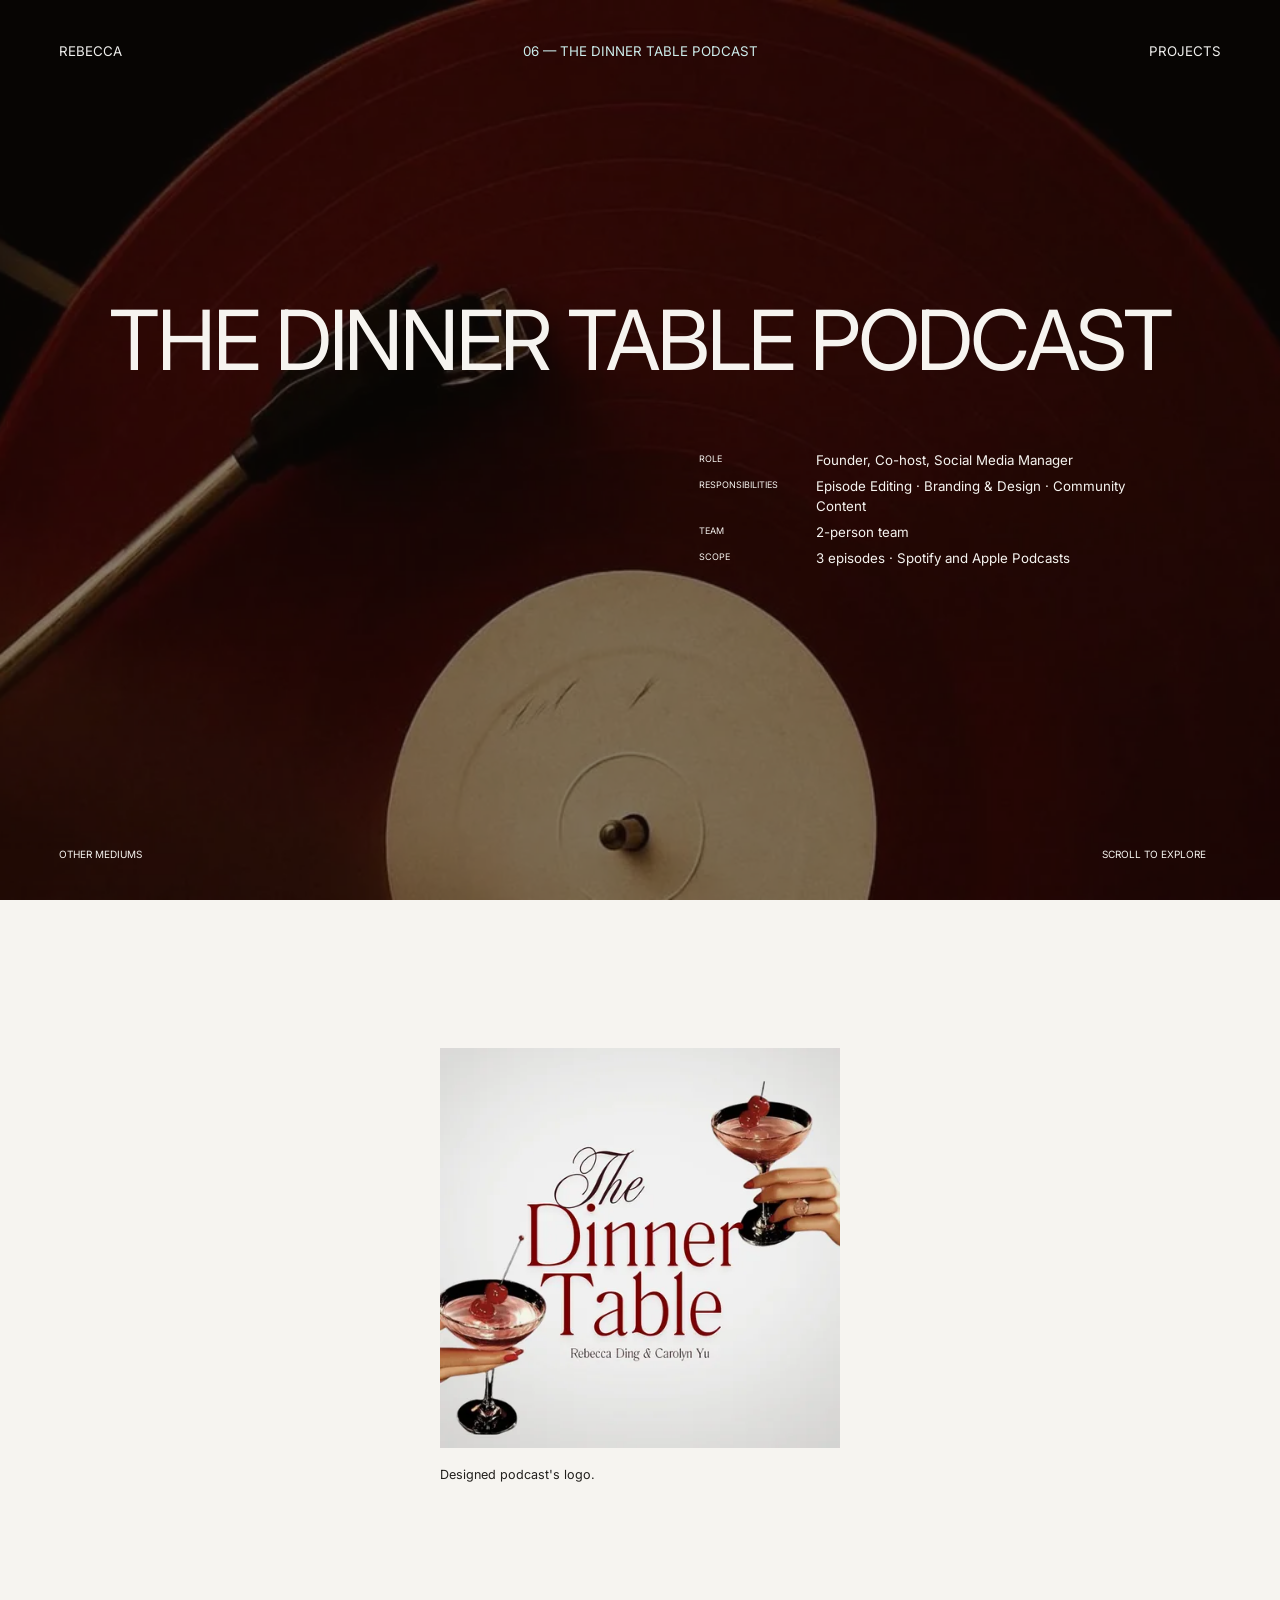
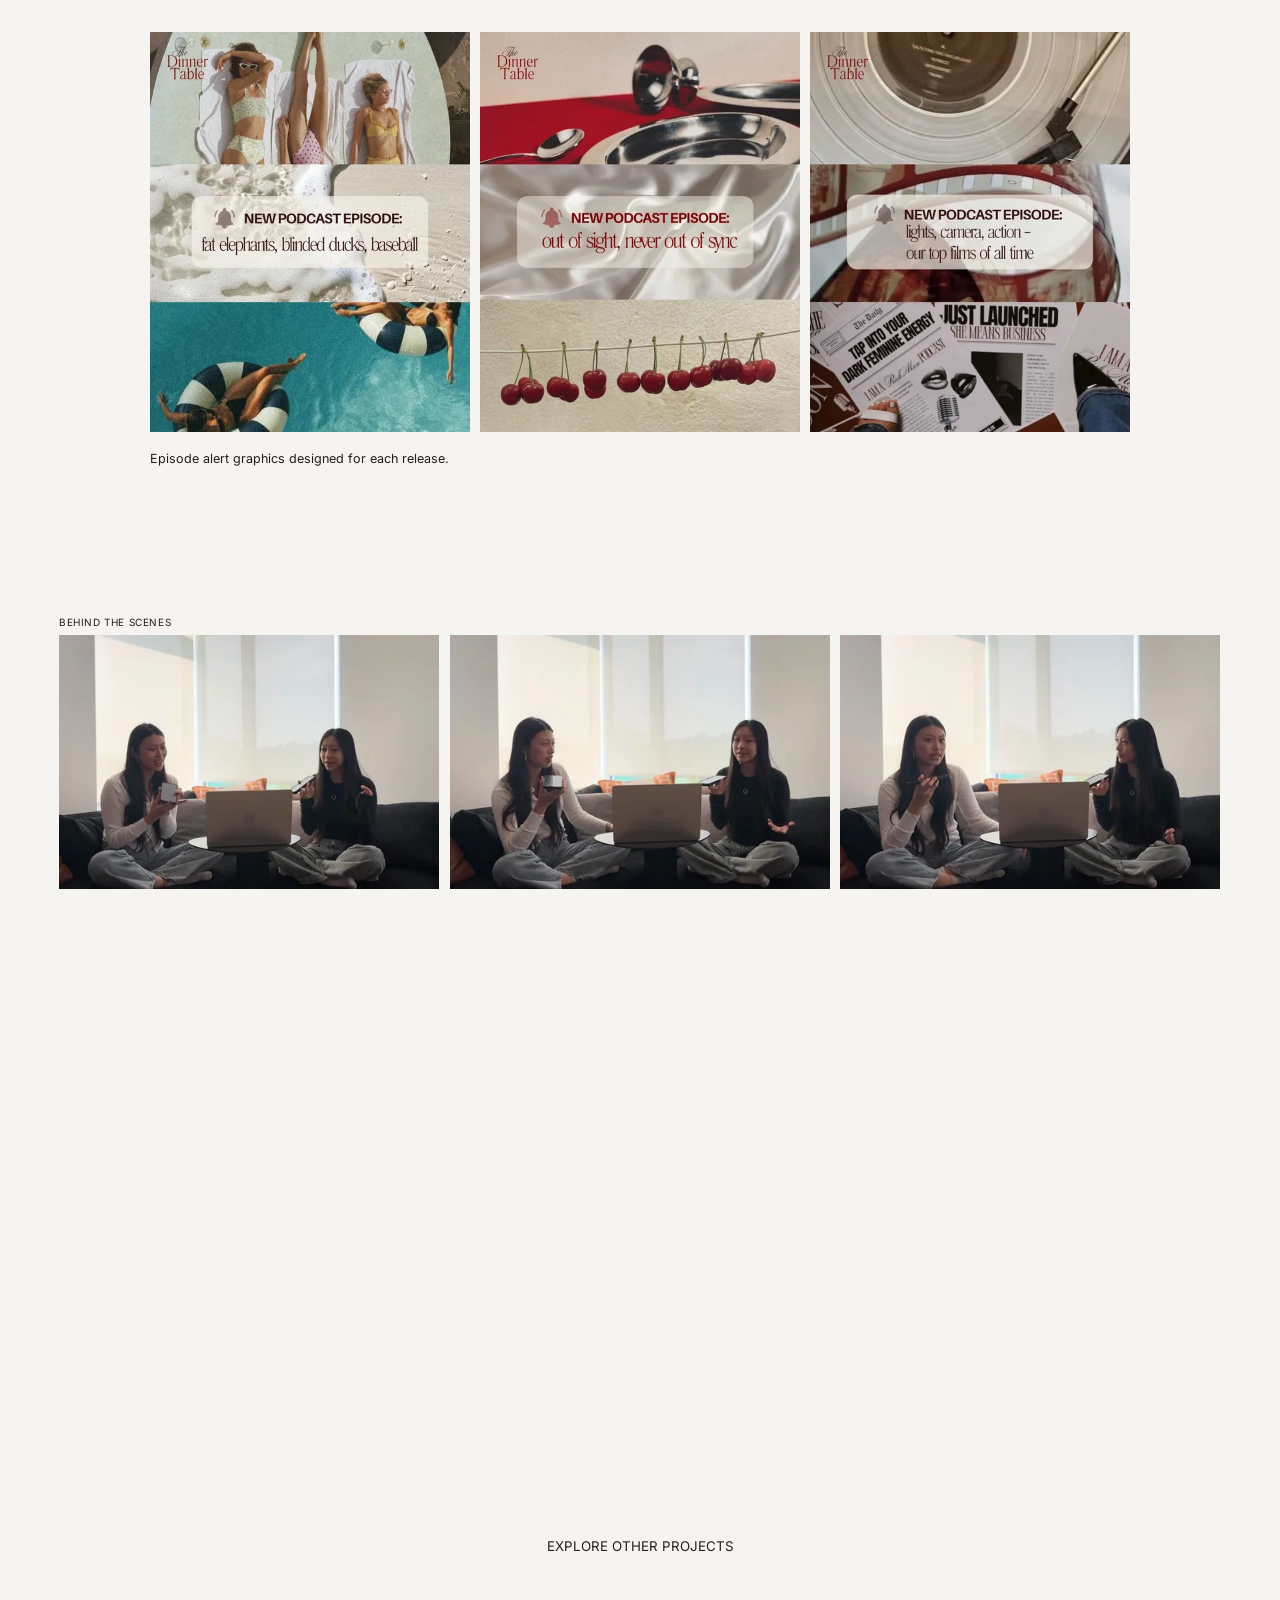
<file: projects/the-dinner-table-podcast/index.html>
<!doctype html>
<html lang="en">
<head>
  <meta charset="utf-8">
  <meta name="viewport" content="width=device-width, initial-scale=1">
  <title>THE DINNER TABLE PODCAST — Rebecca</title>
  <meta name="description" content="06 — THE DINNER TABLE PODCAST — a project by Rebecca Ding.">
  <link rel="icon" href="/favicon.svg" type="image/svg+xml">
  <link rel="icon" href="/favicon-32.png" type="image/png" sizes="32x32">
  <link rel="apple-touch-icon" href="/apple-touch-icon.png">
  <link rel="preconnect" href="https://fonts.googleapis.com">
  <link rel="preconnect" href="https://fonts.gstatic.com" crossorigin>
  <link rel="stylesheet" href="https://fonts.googleapis.com/css2?family=Inter:ital,wght@0,400;0,700;1,400&display=swap">
  <link rel="stylesheet" href="/styles.css?v=mob3">
  <link rel="stylesheet" href="/projects/project.css?v=pe58">
</head>
<body class="page-project">
  <!-- Stays fixed at the top while scrolling -->
  <header class="hero__header">
    <a href="/">REBECCA</a>
    <p class="hero__index">06 — THE DINNER TABLE PODCAST</p>
    <a href="/projects">PROJECTS</a>
  </header>
  <div class="header-fade" aria-hidden="true"></div>
  <main>
    <!-- Same hero as the live-event pages. Photo from E-DTP/Hero.jpg. -->
    <section class="hero" aria-labelledby="project-title">
      <picture>
        <source type="image/webp" srcset="/images/projects/the-dinner-table-podcast/hero-480.webp 480w, /images/projects/the-dinner-table-podcast/hero-800.webp 800w, /images/projects/the-dinner-table-podcast/hero-1200.webp 1200w"
                sizes="(max-width: 760px) max(100vw, calc(1.777 * max(100vh, 1001px))), max(100vw, calc(1.777 * 100vh))">
        <img class="hero__img" src="/images/projects/the-dinner-table-podcast/hero.jpg" width="1308" height="736"
             style="--focus: 50% 100%;" alt="A red vinyl record spinning on a turntable, the tonearm resting on it and the cream label at the bottom" fetchpriority="high">
      </picture>
      <div class="hero__overlay" aria-hidden="true"></div>
      <h1 class="hero__title hero__title--longer" id="project-title">THE DINNER TABLE PODCAST</h1>
      <dl class="hero__details">
          <div class="hero__row"><dt>ROLE</dt><dd>Founder, Co-host, Social Media Manager</dd></div>
          <div class="hero__row"><dt>RESPONSIBILITIES</dt><dd>Episode Editing · Branding &amp; Design · Community Content</dd></div>
          <div class="hero__row"><dt>TEAM</dt><dd>2-person team</dd></div>
          <div class="hero__row"><dt>SCOPE</dt><dd>3 episodes · Spotify and Apple Podcasts</dd></div>
      </dl>
      <p class="hero__foot hero__foot--left">OTHER MEDIUMS</p>
      <a class="hero__foot hero__foot--right" href="#overview">SCROLL TO EXPLORE</a>
    </section>

    <!-- Project content, using the same section styles as the Maggie page -->
    <section class="brief brief--exp" id="overview" aria-label="Project overview">
      <!-- Section 1: podcast logo, centred, caption right beneath -->
      <div class="exp-beat exp-beat--center">
        <div class="exp-stack">
          <figure class="brief__photo exp-logo">
            <picture>
              <source type="image/webp" srcset="/images/projects/the-dinner-table-podcast/logo-480.webp 480w, /images/projects/the-dinner-table-podcast/logo-800.webp 800w, /images/projects/the-dinner-table-podcast/logo-1200.webp 1200w, /images/projects/the-dinner-table-podcast/logo-1600.webp 1600w, /images/projects/the-dinner-table-podcast/logo-2000.webp 2000w"
                      sizes="(max-width: 760px) calc(100vw - 40px), 31.3vw">
              <img src="/images/projects/the-dinner-table-podcast/logo.jpg" width="2000" height="2000"
                   alt="The Dinner Table podcast logo: the title in deep red serif lettering between two hands raising cocktail glasses with cherries, credited to Rebecca Ding and Carolyn Yu" loading="lazy">
            </picture>
          </figure>
          <p class="caption exp-stack__caption">Designed podcast's logo.</p>
        </div>
      </div>

      <!-- Section 2: three episode posts side by side, centred, caption beneath
           (Maggie's three-photo row at the shared large-photo height) -->
      <div class="exp-beat exp-beat--center">
        <div class="exp-stack">
          <div class="exp-row">
            <figure class="brief__photo exp-row__photo">
              <picture>
                <source type="image/webp" srcset="/images/projects/the-dinner-table-podcast/post-1-480.webp 480w, /images/projects/the-dinner-table-podcast/post-1-800.webp 800w, /images/projects/the-dinner-table-podcast/post-1-1080.webp 1080w"
                        sizes="(max-width: 760px) calc(100vw - 40px), 25vw">
                <img src="/images/projects/the-dinner-table-podcast/post-1.jpg" width="1080" height="1350"
                     alt="Episode post for “fat elephants, blinded ducks, baseball”: women sunbathing on towels, white sand and a pool with striped floats" loading="lazy">
              </picture>
            </figure>
            <figure class="brief__photo exp-row__photo">
              <picture>
                <source type="image/webp" srcset="/images/projects/the-dinner-table-podcast/post-2-480.webp 480w, /images/projects/the-dinner-table-podcast/post-2-800.webp 800w, /images/projects/the-dinner-table-podcast/post-2-1080.webp 1080w"
                        sizes="(max-width: 760px) calc(100vw - 40px), 25vw">
                <img src="/images/projects/the-dinner-table-podcast/post-2.jpg" width="1080" height="1350"
                     alt="Episode post for “out of sight, never out of sync”: silver tableware on a red cloth, white satin and cherries hung on a string" loading="lazy">
              </picture>
            </figure>
            <figure class="brief__photo exp-row__photo">
              <picture>
                <source type="image/webp" srcset="/images/projects/the-dinner-table-podcast/post-3-480.webp 480w, /images/projects/the-dinner-table-podcast/post-3-800.webp 800w, /images/projects/the-dinner-table-podcast/post-3-1080.webp 1080w"
                        sizes="(max-width: 760px) calc(100vw - 40px), 25vw">
                <img src="/images/projects/the-dinner-table-podcast/post-3.jpg" width="1080" height="1350"
                     alt="Episode post for “lights, camera, action – our top films of all time”: a turntable, film stills and magazine cut-outs" loading="lazy">
              </picture>
            </figure>
          </div>
          <p class="caption exp-stack__caption">Episode alert graphics designed for each release.</p>
        </div>
      </div>

      <!-- Section 3: behind the scenes, left-aligned: three photos cropped to 3:2, filling the margins -->
      <div class="exp-beat exp-beat--left">
        <div class="exp-gallery">
          <h2 class="exp-gallery__heading">BEHIND THE SCENES</h2>
          <div class="exp-gallery__row exp-gallery__row--fit-three">
            <figure class="brief__photo exp-gallery__photo">
              <picture>
                <source type="image/webp" srcset="/images/projects/the-dinner-table-podcast/bts-1-480.webp 480w, /images/projects/the-dinner-table-podcast/bts-1-800.webp 800w, /images/projects/the-dinner-table-podcast/bts-1-1200.webp 1200w, /images/projects/the-dinner-table-podcast/bts-1-1600.webp 1600w, /images/projects/the-dinner-table-podcast/bts-1-1800.webp 1800w"
                        sizes="(max-width: 760px) calc(100vw - 40px), 31vw">
                <img src="/images/projects/the-dinner-table-podcast/bts-1.jpg" width="1800" height="1200"
                     alt="The two co-hosts recording on a sofa, holding phones as microphones, with a laptop on the table between them" loading="lazy">
              </picture>
            </figure>
            <figure class="brief__photo exp-gallery__photo">
              <picture>
                <source type="image/webp" srcset="/images/projects/the-dinner-table-podcast/bts-2-480.webp 480w, /images/projects/the-dinner-table-podcast/bts-2-800.webp 800w, /images/projects/the-dinner-table-podcast/bts-2-1200.webp 1200w, /images/projects/the-dinner-table-podcast/bts-2-1600.webp 1600w, /images/projects/the-dinner-table-podcast/bts-2-1800.webp 1800w"
                        sizes="(max-width: 760px) calc(100vw - 40px), 31vw">
                <img src="/images/projects/the-dinner-table-podcast/bts-2.jpg" width="1800" height="1200"
                     alt="One co-host listening while the other talks into her phone during a recording" loading="lazy">
              </picture>
            </figure>
            <figure class="brief__photo exp-gallery__photo">
              <picture>
                <source type="image/webp" srcset="/images/projects/the-dinner-table-podcast/bts-3-480.webp 480w, /images/projects/the-dinner-table-podcast/bts-3-800.webp 800w, /images/projects/the-dinner-table-podcast/bts-3-1200.webp 1200w, /images/projects/the-dinner-table-podcast/bts-3-1600.webp 1600w, /images/projects/the-dinner-table-podcast/bts-3-1800.webp 1800w"
                        sizes="(max-width: 760px) calc(100vw - 40px), 31vw">
                <img src="/images/projects/the-dinner-table-podcast/bts-3.jpg" width="1800" height="1200"
                     alt="One co-host mid-story, gesturing, while the other records on her phone" loading="lazy">
              </picture>
            </figure>
          </div>
        </div>
      </div>

      <!-- Section 4: Spotify show player, centred, as wide as the row of posts -->
      <div class="exp-beat exp-beat--center">
        <iframe class="exp-embed" title="The Dinner Table podcast on Spotify"
                src="https://open.spotify.com/embed/show/3Sp0SRkyB8RGsNYithaR7n"
                allow="autoplay; clipboard-write; encrypted-media; fullscreen; picture-in-picture"
                loading="lazy"></iframe>
      </div>
    </section>

    <nav class="project-end" aria-label="More projects">
      <a class="project-end__link" href="/projects">EXPLORE OTHER PROJECTS</a>
    </nav>
  </main>
  <script src="/projects/project.js"></script>
</body>
</html>
</file>
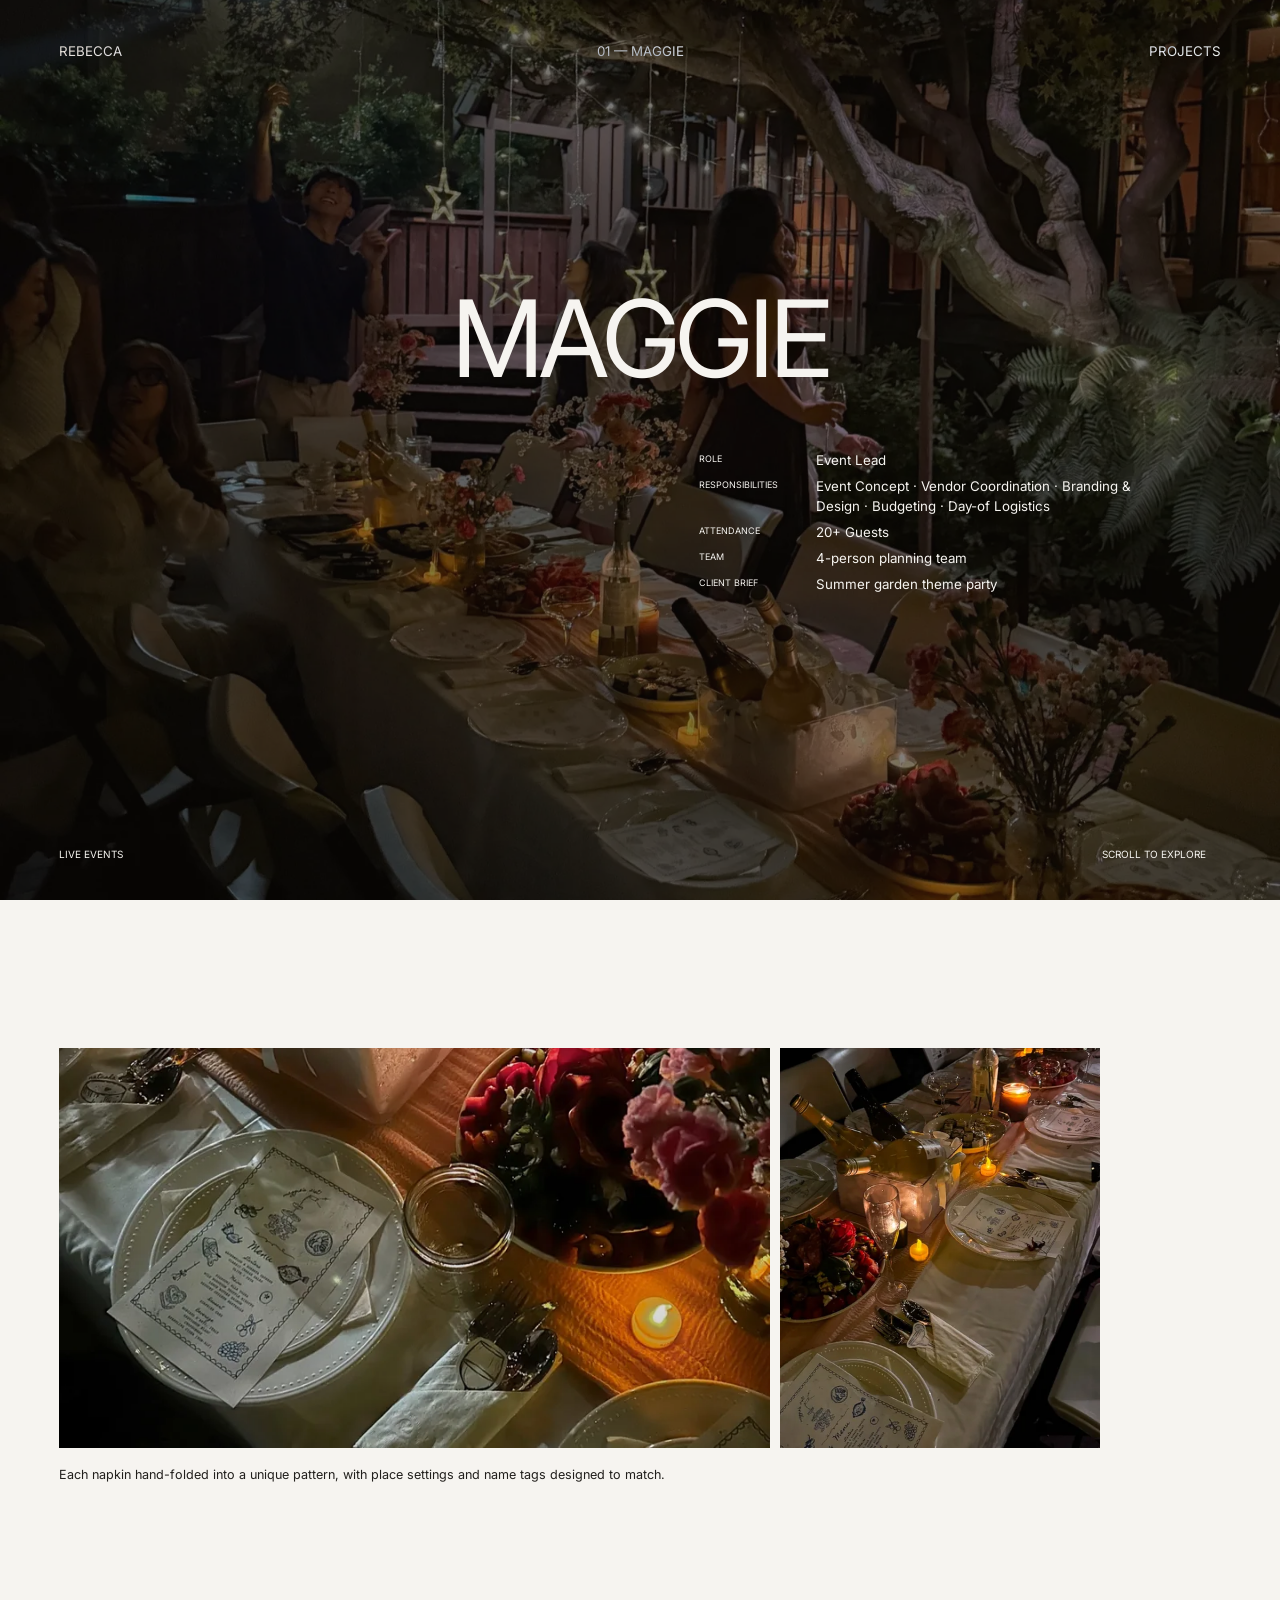
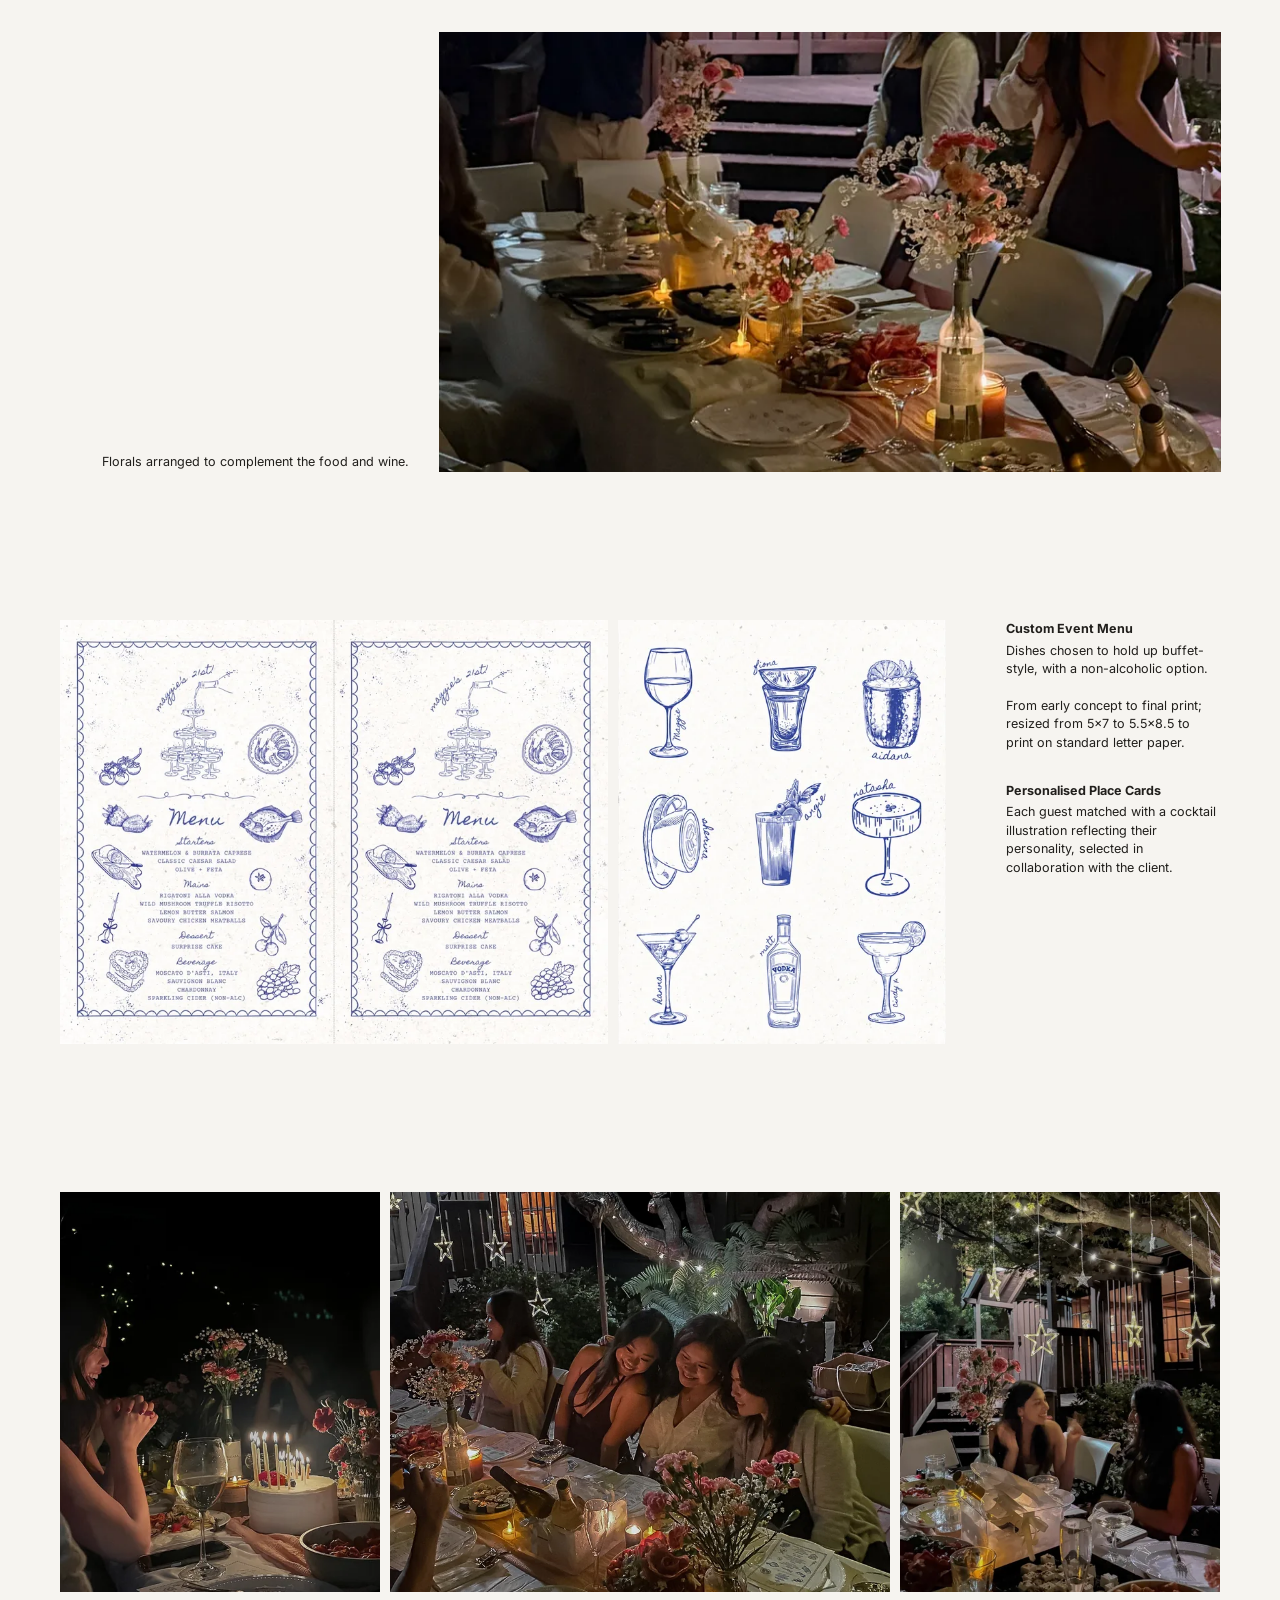
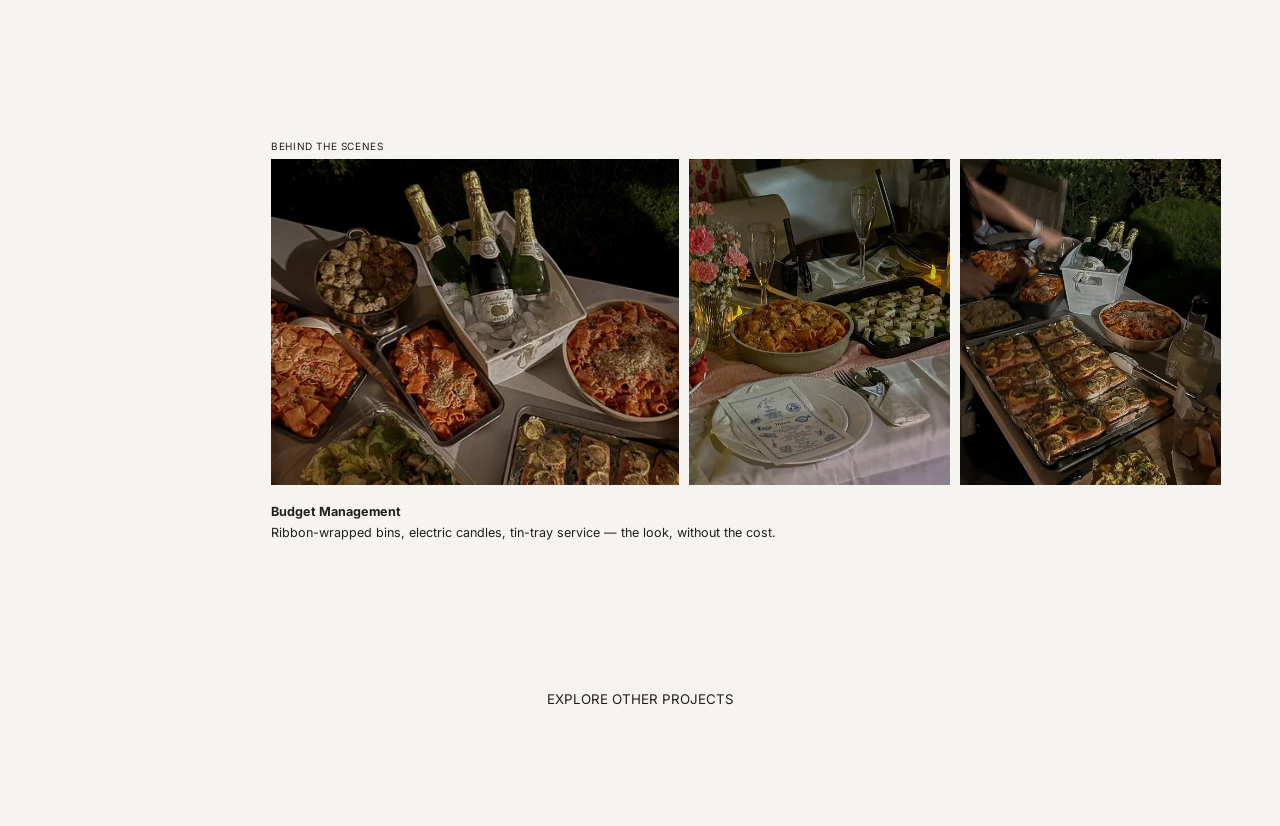
<file: projects/maggie/experiment/index.html>
<!doctype html>
<html lang="en">
<head>
  <meta charset="utf-8">
  <meta name="viewport" content="width=device-width, initial-scale=1">
  <title>MAGGIE (layout experiment) — Rebecca</title>
  <meta name="description" content="01 — MAGGIE — a live event by Rebecca Ding.">
  <link rel="icon" href="/favicon.svg" type="image/svg+xml">
  <link rel="icon" href="/favicon-32.png" type="image/png" sizes="32x32">
  <link rel="apple-touch-icon" href="/apple-touch-icon.png">
  <link rel="preconnect" href="https://fonts.googleapis.com">
  <link rel="preconnect" href="https://fonts.gstatic.com" crossorigin>
  <link rel="stylesheet" href="https://fonts.googleapis.com/css2?family=Inter:wght@400;700&display=swap">
  <link rel="stylesheet" href="/styles.css?v=mob3">
  <link rel="stylesheet" href="/projects/project.css?v=pe58">
</head>
<body class="page-project">
  <!-- Stays fixed at the top while scrolling -->
  <header class="hero__header">
    <a href="/">REBECCA</a>
    <p class="hero__index">01 — MAGGIE</p>
    <a href="/projects">PROJECTS</a>
  </header>
  <div class="header-fade" aria-hidden="true"></div>
  <main>
    <!-- Generated from the Figma "Project Introduction" frame; copy is verbatim. -->
    <section class="hero" aria-labelledby="project-title">
      <picture>
        <source type="image/webp" srcset="/images/projects/maggie/hero-480.webp 480w, /images/projects/maggie/hero-800.webp 800w, /images/projects/maggie/hero-1200.webp 1200w, /images/projects/maggie/hero-1600.webp 1600w, /images/projects/maggie/hero-2000.webp 2000w"
                sizes="(max-width: 760px) max(100vw, calc(0.750 * max(100vh, 1014px))), max(100vw, calc(0.750 * 100vh))">
        <img class="hero__img" src="/images/projects/maggie/hero.jpg" width="2000" height="2666"
             style="--focus: 50% 64%;" alt="Guests at a long candlelit garden table under a tree hung with stars and string lights" fetchpriority="high">
      </picture>
      <div class="hero__overlay" aria-hidden="true"></div>
      <h1 class="hero__title" id="project-title">MAGGIE</h1>
      <dl class="hero__details">
          <div class="hero__row"><dt>ROLE</dt><dd>Event Lead</dd></div>
          <div class="hero__row"><dt>RESPONSIBILITIES</dt><dd>Event Concept · Vendor Coordination · Branding &amp; Design · Budgeting · Day-of Logistics</dd></div>
          <div class="hero__row"><dt>ATTENDANCE</dt><dd>20+ Guests</dd></div>
          <div class="hero__row"><dt>TEAM</dt><dd>4-person planning team</dd></div>
          <div class="hero__row"><dt>CLIENT BRIEF</dt><dd>Summer garden theme party</dd></div>
      </dl>
      <p class="hero__foot hero__foot--left">LIVE EVENTS</p>
      <a class="hero__foot hero__foot--right" href="#overview">SCROLL TO EXPLORE</a>
    </section>

    <!-- EXPERIMENT: two viewport-height beats. Approved version: /projects/maggie/ -->
    <section class="brief brief--exp" id="overview" aria-label="Project overview">
      <!-- Beat 1: dominant photo + small photo, caption above the small photo -->
      <div class="exp-beat">
        <div class="exp-upper">
          <div class="exp-upper__photos">
            <figure class="brief__photo exp-upper__large">
              <picture>
                <source type="image/webp" srcset="/images/projects/maggie/c1-1-480.webp 480w, /images/projects/maggie/c1-1-800.webp 800w, /images/projects/maggie/c1-1-1200.webp 1200w, /images/projects/maggie/c1-1-1400.webp 1400w"
                        sizes="(max-width: 760px) calc(100vw - 40px), 55.6vw">
                <img src="/images/projects/maggie/c1-1.jpg?v=2" width="1400" height="787"
                     alt="An illustrated menu card on a plate beside a glass jar, folded napkin, candle and a bowl of red and pink roses" loading="lazy">
              </picture>
            </figure>
            <figure class="brief__photo exp-upper__small">
              <picture>
                <source type="image/webp" srcset="/images/projects/maggie/c1-2-480.webp 480w, /images/projects/maggie/c1-2-800.webp 800w, /images/projects/maggie/c1-2-1120.webp 1120w"
                        sizes="(max-width: 760px) calc(100vw - 40px), 25vw">
                <img src="/images/projects/maggie/c1-2.jpg?v=2" width="1120" height="1400"
                     alt="A long candlelit table with wine on ice, a fruit platter, illustrated menu cards and folded napkins" loading="lazy">
              </picture>
            </figure>
          </div>
          <p class="caption exp-upper__caption">Each napkin hand-folded into a unique pattern, with place settings and name tags designed to match.</p>
        </div>
      </div>

      <!-- Beat 2: lower-left photo + bottom-aligned caption (unchanged layout) -->
      <div class="exp-beat">
        <div class="brief__group brief__group--lower exp-lower">
          <figure class="brief__photo brief__photo--lower">
            <picture>
              <source type="image/webp" srcset="/images/projects/maggie/c2-1-480.webp 480w, /images/projects/maggie/c2-1-800.webp 800w, /images/projects/maggie/c2-1-1200.webp 1200w, /images/projects/maggie/c2-1-1400.webp 1400w"
                      sizes="(max-width: 760px) calc(100vw - 40px), 61.2vw">
              <img src="/images/projects/maggie/c2-1.jpg?v=2" width="1400" height="787"
                   alt="Guests mingling around a long garden table set with flowers, candles and wine" loading="lazy">
            </picture>
          </figure>
          <p class="brief__text brief__text--side caption">Florals arranged to complement the food and wine.</p>
        </div>
      </div>

      <!-- Beat 3: menu + place-card designs, stacked text placeholders to the right -->
      <div class="exp-beat">
        <div class="exp-third">
          <div class="exp-third__photos">
            <figure class="brief__photo exp-third__photo">
              <picture>
                <source type="image/webp" srcset="/images/projects/maggie/d1-menu-480.webp 480w, /images/projects/maggie/d1-menu-800.webp 800w, /images/projects/maggie/d1-menu-1200.webp 1200w, /images/projects/maggie/d1-menu-1400.webp 1400w"
                        sizes="(max-width: 760px) calc(100vw - 40px), 42.9vw">
                <img src="/images/projects/maggie/d1-menu.jpg?v=2" width="1400" height="1082"
                     alt="The illustrated dinner menu designed for the party, shown as a two-page spread" loading="lazy">
              </picture>
            </figure>
            <figure class="brief__photo exp-third__photo">
              <picture>
                <source type="image/webp" srcset="/images/projects/maggie/d5-placecards-480.webp 480w, /images/projects/maggie/d5-placecards-800.webp 800w, /images/projects/maggie/d5-placecards-1083.webp 1083w"
                        sizes="(max-width: 760px) calc(100vw - 40px), 25.7vw">
                <img src="/images/projects/maggie/d5-placecards.jpg" width="1083" height="1400"
                     alt="Illustrated place cards, each a different drink labelled with a guest's name" loading="lazy">
              </picture>
            </figure>
          </div>
          <dl class="exp-third__text">
            <div class="exp-third__block">
              <dt class="caption exp-third__label">Custom Event Menu</dt>
              <dd class="caption">Dishes chosen to hold up buffet-style, with a non-alcoholic option.</dd>
              <dd class="caption exp-third__note">From early concept to final print; resized from 5×7 to 5.5×8.5 to print on standard letter paper.</dd>
            </div>
            <div class="exp-third__block">
              <dt class="caption exp-third__label">Personalised Place Cards</dt>
              <dd class="caption">Each guest matched with a cocktail illustration reflecting their personality, selected in collaboration with the client.</dd>
            </div>
          </dl>
        </div>
      </div>

      <!-- Beat 4: three photos in a row, same height, centred -->
      <div class="exp-beat">
        <div class="exp-row">
          <figure class="brief__photo exp-row__photo">
            <picture>
              <source type="image/webp" srcset="/images/projects/maggie/a1-480.webp 480w, /images/projects/maggie/a1-800.webp 800w, /images/projects/maggie/a1-978.webp 978w"
                      sizes="(max-width: 760px) calc(100vw - 40px), 25vw">
              <img src="/images/projects/maggie/a1.jpg" width="978" height="1222"
                   alt="A guest with her hands clasped as a candlelit birthday cake is brought to the table" loading="lazy">
            </picture>
          </figure>
          <figure class="brief__photo exp-row__photo">
            <picture>
              <source type="image/webp" srcset="/images/projects/maggie/a2-480.webp 480w, /images/projects/maggie/a2-800.webp 800w, /images/projects/maggie/a2-1200.webp 1200w, /images/projects/maggie/a2-1385.webp 1385w"
                      sizes="(max-width: 760px) calc(100vw - 40px), 39.1vw">
              <img src="/images/projects/maggie/a2.jpg" width="1385" height="1108"
                   alt="Friends smiling together at the candlelit table beneath the tree" loading="lazy">
            </picture>
          </figure>
          <figure class="brief__photo exp-row__photo">
            <picture>
              <source type="image/webp" srcset="/images/projects/maggie/a3-480.webp 480w, /images/projects/maggie/a3-800.webp 800w, /images/projects/maggie/a3-1120.webp 1120w"
                      sizes="(max-width: 760px) calc(100vw - 40px), 25vw">
              <img src="/images/projects/maggie/a3.jpg" width="1120" height="1400"
                   alt="Two guests talking at the table under hanging stars and string lights" loading="lazy">
            </picture>
          </figure>
        </div>
      </div>

      <!-- Beat 5: behind-the-scenes gallery (heading, three photos, caption) -->
      <div class="exp-beat exp-beat--gallery">
        <div class="exp-gallery">
          <h2 class="exp-gallery__heading">BEHIND THE SCENES</h2>
          <div class="exp-gallery__row">
            <figure class="brief__photo exp-gallery__photo">
              <picture>
                <source type="image/webp" srcset="/images/projects/maggie/bts3-480.webp 480w, /images/projects/maggie/bts3-800.webp 800w, /images/projects/maggie/bts3-1200.webp 1200w, /images/projects/maggie/bts3-1334.webp 1334w"
                        sizes="(max-width: 760px) calc(100vw - 40px), 31.9vw">
                <img src="/images/projects/maggie/bts3.jpg" width="1334" height="1067"
                     alt="Trays of pasta and starters beside a bin of champagne on ice" loading="lazy">
              </picture>
            </figure>
            <figure class="brief__photo exp-gallery__photo">
              <picture>
                <source type="image/webp" srcset="/images/projects/maggie/bts2-480.webp 480w, /images/projects/maggie/bts2-800.webp 800w, /images/projects/maggie/bts2-1200.webp 1200w"
                        sizes="(max-width: 760px) calc(100vw - 40px), 20.5vw">
                <img src="/images/projects/maggie/bts2.jpg" width="1237" height="1546"
                     alt="A place setting with a menu card beside a tin tray of baked starters and sushi" loading="lazy">
              </picture>
            </figure>
            <figure class="brief__photo exp-gallery__photo">
              <picture>
                <source type="image/webp" srcset="/images/projects/maggie/bts1-480.webp 480w, /images/projects/maggie/bts1-800.webp 800w, /images/projects/maggie/bts1-1180.webp 1180w"
                        sizes="(max-width: 760px) calc(100vw - 40px), 20.5vw">
                <img src="/images/projects/maggie/bts1.jpg" width="1180" height="1475"
                     alt="Pizza slices on tin trays laid out next to a ribbon-wrapped wine bin" loading="lazy">
              </picture>
            </figure>
          </div>
          <div class="exp-gallery__caption">
            <p class="caption exp-third__label">Budget Management</p>
            <p class="caption">Ribbon-wrapped bins, electric candles, tin-tray service — the look, without the cost.</p>
          </div>
        </div>
      </div>
    </section>

    <nav class="project-end" aria-label="More projects">
      <a class="project-end__link" href="/projects">EXPLORE OTHER PROJECTS</a>
    </nav>
  </main>
  <script src="/projects/project.js?v=exp3"></script>
</body>
</html>
</file>
<file: styles.css>
:root {
  --paper: #f6f4f0;
  --ink: #211f1c;
  --monogram-ink: #1f1c1a;
  --label-ink: #1a1721;
  --muted-text: #5c574f;
  --subtle-overlay: rgba(33, 31, 28, 0.12);

  --maggie: #1a1721;
  --daily-californian: #242335;
  --rebecca: #481a1a;
  --fiona: #2e2419;

  --font-sans: 'Inter', -apple-system, BlinkMacSystemFont, 'Helvetica Neue', Arial, sans-serif;
  --font-script: 'Island Moments', 'Snell Roundhand', 'Apple Chancery', cursive;

  /*
    One Figma pixel. The whole composition scales from the 1728×1117 frame,
    limited by whichever viewport axis is tighter, so proportions match Figma.
  */
  --u: min(100vw / 1728, 100dvh / 1117);
}

*, *::before, *::after { box-sizing: border-box; margin: 0; padding: 0; }
html, body { height: 100%; }
body {
  background: var(--paper);
  color: var(--ink);
  font-family: var(--font-sans);
  font-weight: 400;
  font-synthesis: none;
  -webkit-font-smoothing: antialiased;
}
a { color: inherit; text-decoration: none; }
ol, ul { list-style: none; }
img { display: block; }
/* <picture> only chooses the file: sizing rules apply to the img as if it weren't there */
picture { display: contents; }
picture > source { display: none; }
:focus-visible { outline: 1px solid currentColor; outline-offset: calc(6 * var(--u)); }

.visually-hidden {
  position: absolute; width: 1px; height: 1px; overflow: hidden;
  clip: rect(0 0 0 0); clip-path: inset(50%); white-space: nowrap;
}

/* ---------- Full-screen, no vertical scrolling ---------- */
.landing {
  position: relative;
  height: 100vh;
  height: 100dvh;
  overflow: hidden;
  overscroll-behavior: none;
}

/* ---------- Header (stationary) ---------- */
.header {
  position: fixed;
  z-index: 3;
  top: calc(58 * var(--u));
  left: calc(80 * var(--u));
  right: calc(150 * var(--u));
  display: flex;
  justify-content: space-between;
  align-items: baseline;
  /* same size as the bottom statement */
  font-size: max(10px, 15 * var(--u));
  line-height: 1.2;
}
.header__nav { display: flex; gap: calc(96 * var(--u)); }
.header a { position: relative; }
.header a::after {
  content: '';
  position: absolute; left: 0; right: 0; bottom: calc(-4 * var(--u));
  height: 1px; background: currentColor;
  transform: scaleX(0); transform-origin: left;
  transition: transform 400ms cubic-bezier(.2, .7, .2, 1);
}
.header a:hover::after { transform: scaleX(1); }

/* ---------- R monogram (stationary, above the track) ---------- */
.monogram {
  position: fixed;
  z-index: 2;
  left: calc(155 * var(--u));
  top: calc(50dvh - 38.5 * var(--u));
  font-family: var(--font-script);
  font-weight: 400;
  font-size: calc(72 * var(--u));
  line-height: 1.15;
  /*
    Difference blending: on the paper background this renders exactly
    #1f1c1a (#f6f4f0 − #d7d8d6), and it turns light over dark photographs
    so the R stays legible as cards pass underneath.
  */
  color: #d7d8d6;
  mix-blend-mode: difference;
  pointer-events: none;
  user-select: none;
}

/* ---------- Horizontal track ---------- */
.track {
  /* size of the project section relative to Figma (1 = 100%) */
  --s: 0.94;
  /* fraction of the Rebecca image visible on load */
  --peek: 0.25;
  position: fixed;
  z-index: 1;
  inset: 0;
  overflow-x: auto;
  overflow-y: hidden;
  overscroll-behavior: contain;
  scrollbar-width: none;
}
.track::-webkit-scrollbar { display: none; }
.track:focus-visible { outline: none; }

.track__list {
  display: flex;
  align-items: flex-start;
  width: max-content;
  height: 100%;
  /* card stack (358 + 26 + 39 + 23 + 18 = 464) sits 31px below centre in Figma */
  padding-top: calc(50dvh - 201 * var(--s) * var(--u));
  /*
    Anchored to the viewport's right edge so exactly --peek of Rebecca (the
    third card) shows at any window size:
    Maggie 269 + gap 62.87 + DC 269 + gap 72.6 = 673.47
  */
  padding-left: calc(100vw - (673.47 + 269 * var(--peek)) * var(--s) * var(--u));
  /*
    Scrolling stops when the last card's (Fiona's) left edge reaches 55% of
    the viewport, so it can travel almost to the middle.
    45vw − (last card 269·s + gap 25.5·s + link ≈ 114)
  */
  padding-right: calc(45vw - 2px - (114 + 294.5 * var(--s)) * var(--u));
}
.track__item + .track__item { margin-left: calc(var(--gap, 63) * var(--s) * var(--u)); }

/* ---------- Project card ---------- */
/* One shared size for every card: Figma's 269px-wide frame at a 3:4 ratio */
.card { width: calc(269 * var(--s) * var(--u)); will-change: opacity; }
.card__link { display: block; }
.card__media {
  position: relative;
  display: block;
  aspect-ratio: 3 / 4;
  overflow: hidden;
  background: #e4e0d8;
}
.card__media img {
  width: 100%;
  height: 100%;
  object-fit: cover;
  border-radius: 0;
}
/* Figma overlay on every photo: #211F1C at 12%, above the image only */
.card__media::after {
  content: '';
  position: absolute;
  inset: 0;
  border-radius: inherit;
  background: var(--subtle-overlay);
  pointer-events: none;
}
.card__bar {
  display: block;
  height: calc(39 * var(--s) * var(--u));
  margin-top: calc(26 * var(--s) * var(--u));
  background: var(--bar);
}
.card__label {
  display: block;
  margin-top: calc(23 * var(--s) * var(--u));
  padding-left: calc(8 * var(--s) * var(--u));
  font-size: max(10px, 15 * var(--s) * var(--u));
  line-height: 1.2;
  color: var(--label-ink);
  white-space: nowrap;
}
.card__link:focus-visible { outline-offset: calc(10 * var(--u)); }

/* ---------- End of track ---------- */
.track__end {
  /* Figma: x 1521, y 559 → 202px below the top of the images */
  padding-top: calc(202 * var(--s) * var(--u));
  font-size: max(9px, 11 * var(--u));
  line-height: 1.2;
  color: var(--muted-text);
  white-space: nowrap;
}
.track__end a:hover { color: var(--ink); }

/* ---------- Bottom statement (stationary) ---------- */
.statement {
  position: fixed;
  z-index: 2;
  left: 0;
  right: 0;
  bottom: calc(39 * var(--u));
  text-align: center;
  font-size: max(10px, 15 * var(--u));
  line-height: 1.2;
  pointer-events: none;
}

/* ==========================================================================
   Phones (≤ 760px wide): larger cards that swipe sideways, the first one at
   the left gutter and the next peeking in from the right; the R sits above
   the cards. Sizes in px / vw.
   ========================================================================== */
@media (max-width: 760px) {
  :root { --card-w: 66vw; }
  .header { top: 20px; left: 20px; right: 20px; font-size: 12px; }

  .landing .track__list {
    /* card stack (photo 4:3 + bar + label ≈ 1.66 × width) centred, nudged down for the R */
    padding-top: calc(50dvh - var(--card-w) * 0.83 + 24px);
    padding-left: 20px;
    padding-right: 20px;
  }
  .landing .track__item + .track__item { margin-left: 14px; }
  .landing .card { width: var(--card-w); }
  .landing .card__bar {
    height: calc(var(--card-w) * 39 / 269);
    margin-top: calc(var(--card-w) * 26 / 269);
  }
  .landing .card__label { margin-top: 12px; padding-left: 4px; font-size: 12px; }
  .landing .track__end { padding-top: calc(var(--card-w) * 2 / 3); font-size: 11px; }

  .monogram {
    left: 20px;
    top: calc(50dvh - var(--card-w) * 0.83 + 24px - 68px);
    font-size: 52px;
  }
  .statement { bottom: 28px; font-size: 11px; }
}
</file>
<file: projects/projects.css>
/*
  All Projects page. Shares tokens, fonts, header and --u (one Figma px,
  1728×1117 frame) with the homepage via /styles.css.
*/

.page-projects {
  /* scroll distance from one centred project to the next (sets the pace) */
  --scroll-pitch-n: 472.5;
  --scroll-pitch: calc(var(--scroll-pitch-n) * var(--u));
  /*
    Visible distance between project centres on screen. Half the enlarged
    16:9 card (348.75 / 2) + half a neighbour one row away (180 / 2) = 264.4,
    plus a ~100px gap between photos.
  */
  --pitch-n: 364.4;
  --pitch: calc(var(--pitch-n) * var(--u));
  /*
    Fraction of each project's scroll distance during which the track pauses
    with that project centred (half before reaching centre, half after).
  */
  --hold: 0.068;
  /* extra pause after the last project, which then leaves at normal page speed */
  --hold-tail: 0.65;
  /* card frame at its enlarged size: Figma's 620px width at 16:9 */
  --card-w: calc(620 * var(--u));
  --card-h: calc(var(--card-w) * 9 / 16);
  /* horizontal offset of the 1728px composition when the window is wider */
  --frame-x: calc((100vw - 1728 * var(--u)) / 2);
  min-height: 100dvh;
}

/* Header scrolls with the page here (it's fixed on the homepage) */
.page-projects .header { position: absolute; }
.header a[aria-current='page']::after { transform: scaleX(1); }

/* ---------- Pinned hint + scroll rail ---------- */
.pins {
  position: fixed;
  inset: 0;
  z-index: 2;
  pointer-events: none;
  transition: opacity 300ms linear;
}
.pins__hint {
  position: absolute;
  left: calc(80 * var(--u));
  top: 50%;
  transform: translateY(-50%);
  font-size: max(9px, 11 * var(--u));
  line-height: 1.2;
  color: var(--muted-text);
  white-space: nowrap;
}
.pins__rail {
  position: absolute;
  right: calc(120 * var(--u));
  top: 50%;
  width: 1px;
  height: calc(520 * var(--u));
  transform: translateY(-50%);
  background: #ccc7bd;
}
.pins__marker {
  position: absolute;
  left: -1px;
  top: 0;
  width: 3px;
  height: calc(120 * var(--u));
  border-radius: 2px;
  background: var(--ink);
  transform: translateY(calc(var(--progress, 0) * 400 * var(--u)));
  will-change: transform;
}

/* ---------- Featured projects ---------- */
/*
  The section is tall enough to give each project --scroll-pitch of scrolling.
  Inside it a full-screen stage stays pinned while the track of rows slides up
  by --pitch per project (projects.js sets the offset).
*/
.featured {
  position: relative;
  /* last project also gets the second half of its centred pause */
  height: calc(100dvh + (var(--count) - 1 + var(--hold) * var(--hold-tail)) * var(--scroll-pitch));
}
.featured__stage {
  position: sticky;
  top: 0;
  height: 100dvh;
  overflow: hidden;
}
.featured__track {
  /* origin = viewport centre; Maggie's centre sits on it at scroll 0 */
  position: absolute;
  left: 50%;
  top: 50%;
  width: calc(1728 * var(--u));
  margin-left: calc(-864 * var(--u));
  transform: translateY(calc(var(--offset, 0) * -1px));
  will-change: transform;
}


.row {
  position: absolute;
  z-index: 1;
  left: 0;
  right: 0;
  /* row centred on its slot: --i × pitch below Maggie */
  top: calc(var(--i, 0) * var(--pitch) - var(--pitch) / 2);
  height: var(--pitch);
  will-change: opacity;
}
.row__link { display: block; position: relative; height: 100%; }
.row__index {
  position: absolute;
  left: calc(470 * var(--u));
  top: 50%;
  transform: translateY(-50%);
  font-size: max(10px, 12 * var(--u));
  line-height: 1.2;
  color: var(--muted-text);
}
.row__media {
  position: absolute;
  left: calc((864 - 310) * var(--u));
  top: 50%;
  width: var(--card-w);
  height: var(--card-h);
  margin-top: calc(var(--card-h) / -2);
  overflow: hidden;
  border-radius: 2px;
  background: #e4e0d8;
  transform: scale(var(--k, 1));
  will-change: transform;
}
.row__media img {
  width: 100%;
  height: 100%;
  object-fit: cover;
}
.row__caption {
  position: absolute;
  left: calc(1230 * var(--u));
  top: 50%;
  transform: translateY(-50%);
  display: flex;
  flex-direction: column;
  gap: calc(10 * var(--u));
  white-space: nowrap;
}
.row__name {
  font-size: max(10px, 15 * var(--u));
  line-height: 1.2;
  transform-origin: left center;
  transform: scale(var(--name-k, 1));
  will-change: transform;
}
.row__date {
  font-size: max(9px, 11 * var(--u));
  line-height: 1.2;
  color: var(--muted-text);
}
.row__link:focus-visible { outline: none; }
.row__link:focus-visible .row__media { outline: 1px solid var(--ink); outline-offset: calc(8 * var(--u)); }

/* ---------- Other mediums ---------- */
.mediums__intro {
  position: relative;
  z-index: 1;
  /*
    Pull the break up so it follows the last project instead of after the
    stage's lower half: its enlarged half-height (174.4) + 43, so with the 57px padding
    the text starts ~100px below her photo, matching the gap between photos.
  */
  margin: calc(217.4 * var(--u) - 50dvh) auto 0;
  padding: calc(57 * var(--u)) 0;
  font-size: max(12px, 18 * var(--u));
  line-height: 1.5;
  letter-spacing: -0.005em;
  font-style: italic;
  text-align: center;
  white-space: nowrap;
}
/* Mirror of the intro's pull-up: the first medium's photo starts ~100px below the text */
.featured--mediums { margin-top: calc(217.4 * var(--u) - 50dvh); }

/* ==========================================================================
   Phones (≤ 760px wide): same pinned scroll, sized in px. Each photo spans
   the screen between 20px gutters with its name centred underneath; the
   hint and progress rail are dropped (they would sit over the photos).
   ========================================================================== */
@media (max-width: 760px) {
  .page-projects {
    --card-w: calc(100vw - 40px);
    --card-h: calc(var(--card-w) * 9 / 16);
    /* visible spacing between project centres: half the full-size photo +
       half a neighbour at its small size (320/620) + room for a caption */
    --pitch: calc(var(--card-h) * (0.5 + 320 / 620 / 2) + 96px);
    --scroll-pitch: calc(var(--pitch) * 1.3);
  }
  .page-projects .header { top: 20px; left: 20px; right: 20px; font-size: 12px; }
  .pins { display: none; }

  .featured__track { width: 100vw; margin-left: -50vw; }
  .row__index { display: none; }
  .row__media { left: 20px; }
  /* caption follows the photo's bottom edge as it grows and shrinks */
  .row__caption {
    left: 20px;
    right: 20px;
    top: calc(50% + var(--card-h) * var(--k, 1) / 2 + 12px);
    transform: none;
    align-items: center;
    gap: 6px;
  }
  .row__name { font-size: 13px; transform-origin: center top; }
  .row__date { font-size: 11px; }

  /* Break text: ~50px below the last photo's caption, wrapping to the screen */
  .mediums__intro {
    margin-top: calc(var(--card-h) / 2 + 56px - 50dvh);
    padding: 24px 20px;
    font-size: 14px;
    white-space: normal;
  }
  /* First medium's photo starts ~48px below the break text */
  .featured--mediums { margin-top: calc(var(--card-h) / 2 + 24px - 50dvh); }
}
</file>
<file: projects/project.css>
/*
  Project detail pages (Figma: "<Project> / Project Introduction" + the shared
  "Project Ending / In the Moment" frame). Uses tokens and --u from /styles.css.
*/

.page-project {
  --frame-x: calc((100vw - 1728 * var(--u)) / 2);
  /* Shared caption typography — use class .caption (or these variables) for every caption.
     17px at the 1728px reference; line height keeps the original 22/15 ratio. */
  --caption-size: max(12px, 17 * var(--u));
  --caption-line-height: 1.4667;
  /* Header bar: opaque behind the header (to just below its text), then a
     narrow 20px gradient — content stays sharp until it reaches the bar. */
  --header-solid: calc(88 * var(--u));
  --header-fade: 20px;
  /* These pages only ever scroll vertically */
  overflow-x: hidden;
}

/* Shared caption style */
.caption {
  font-size: var(--caption-size);
  line-height: var(--caption-line-height);
}

/* ---------- Opaque bar behind the fixed header ----------
   Paper-coloured, fixed to the viewport, above the content and below the
   header text. Content passing under it is completely hidden; the only
   transition is a 20px gradient at its lower edge. No blur or filters.
   project.js keeps it transparent while the dark hero photo is behind the
   header (so the hero has no light band) and fades it in as the hero leaves. */
.header-fade {
  position: fixed;
  top: 0;
  left: 0;
  right: 0;
  z-index: 9;
  height: calc(var(--header-solid) + var(--header-fade));
  background: linear-gradient(
    to bottom,
    var(--paper) 0,
    var(--paper) var(--header-solid),
    rgba(246, 244, 240, 0) 100%
  );
  pointer-events: none;
  opacity: 0;
}

/* ---------- Full-screen hero ---------- */
.hero {
  position: relative;
  /* not 100vw: that includes the scrollbar, so it overflows sideways on
     devices with an always-visible scrollbar */
  width: 100%;
  height: 100vh;
  height: 100dvh;
  overflow: hidden;
  color: var(--paper);
  isolation: isolate;
}
.hero__img {
  position: absolute;
  inset: 0;
  z-index: -2;
  width: 100%;
  height: 100%;
  object-fit: cover;
  object-position: var(--focus, 50% 50%);
}
.hero__overlay {
  position: absolute;
  inset: 0;
  z-index: -1;
  background: rgba(15, 10, 6, 0.5);
}

/* Positions are fractions of the 1728×1117 Figma frame */
/* Fixed while scrolling. Paper-coloured text with difference blending reads
   light over the dark hero and near-black over the light sections below. */
.hero__header {
  position: fixed;
  z-index: 10;
  color: var(--paper);
  mix-blend-mode: difference;
  top: calc(58 * var(--u));
  left: calc(80 * var(--u));
  right: calc(80 * var(--u));
  display: flex;
  justify-content: space-between;
  font-size: max(11px, 18 * var(--u));
  line-height: 1.22;
  white-space: nowrap;
}
.hero__header a { position: relative; }
.hero__header a::after {
  content: '';
  position: absolute; left: 0; right: 0; bottom: calc(-4 * var(--u));
  height: 1px; background: currentColor;
  transform: scaleX(0); transform-origin: left;
  transition: transform 400ms cubic-bezier(.2, .7, .2, 1);
}
.hero__header a:hover::after { transform: scaleX(1); }
.hero__index {
  position: absolute;
  left: 50%;
  transform: translateX(-50%);
}
.hero__title {
  position: absolute;
  left: calc(80 * var(--u));
  right: calc(80 * var(--u));
  top: calc(340 / 1117 * 100%);
  font-size: calc(144 * var(--u));
  font-weight: 400;
  line-height: 1.21;
  letter-spacing: -0.04em;
  text-align: center;
  white-space: nowrap;
}
.hero__details {
  position: absolute;
  left: calc(943 / 1728 * 100%);
  top: calc(559 / 1117 * 100%);
  display: flex;
  flex-direction: column;
  gap: calc(8 * var(--u));
}
.hero__row { display: flex; gap: calc(5 * var(--u)); }
.hero__row dt {
  width: calc(154 * var(--u));
  font-size: max(9px, 12 * var(--u));
  line-height: calc(24 * var(--u));
}
.hero__row dd {
  width: calc(476 * var(--u));
  font-size: max(12px, 18 * var(--u));
  line-height: calc(27 * var(--u));
}
.hero__foot {
  position: absolute;
  bottom: calc(54 * var(--u));
  font-size: max(10px, 13 * var(--u));
  line-height: 1.2;
  white-space: nowrap;
}
.hero__foot--left { left: calc(80 * var(--u)); }
.hero__foot--right { left: calc(1488 / 1728 * 100%); }
.hero__foot--right:hover { text-decoration: underline; text-underline-offset: 3px; }

/* ---------- In the Moment ---------- */
.moment {
  position: relative;
  height: calc(1117 * var(--u));
  overflow: hidden;
  background: var(--paper);
}
.moment__frame {
  /* the 1728px Figma frame, centred in wider windows */
  position: absolute;
  top: 0;
  left: var(--frame-x);
  width: calc(1728 * var(--u));
  height: 100%;
}
.moment__kicker,
.moment__count {
  position: absolute;
  top: calc(62 * var(--u));
  font-size: max(10px, 13 * var(--u));
  line-height: 1.2;
  color: var(--muted-text);
  white-space: nowrap;
}
.moment__kicker { left: calc(72 * var(--u)); letter-spacing: 0.14em; }
.moment__count { right: calc(72 * var(--u)); letter-spacing: 0.1em; }
.moment__rule {
  position: absolute;
  top: calc(98 * var(--u));
  left: calc(72 * var(--u));
  right: calc(72 * var(--u));
  height: 1px;
  background: var(--header-rule, rgba(33, 31, 28, 0.24));
}
.moment__title {
  position: absolute;
  top: calc(132 * var(--u));
  left: calc(72 * var(--u));
  font-size: calc(72 * var(--u));
  font-weight: 400;
  line-height: 1.21;
  letter-spacing: -0.03em;
  white-space: nowrap;
}
.moment__accent {
  position: absolute;
  top: calc(187 * var(--u));
  right: calc(72 * var(--u));
  width: calc(168 * var(--u));
  height: 2px;
  background: var(--ink);
}
/* Each photo frame: centre (--x, --y), size (--w × --h), tilt (--r), Figma px */
.moment__photo {
  position: absolute;
  left: calc((var(--x) - var(--w) / 2) * var(--u));
  top: calc((var(--y) - var(--h) / 2) * var(--u));
  width: calc(var(--w) * var(--u));
  height: calc(var(--h) * var(--u));
  margin: 0;
  padding: calc(11 * var(--u));
  background: var(--photo-frame, #fdfbf6);
  border: 1px solid rgba(33, 31, 28, 0.12);
  filter: drop-shadow(0 calc(12 * var(--u)) calc(14 * var(--u)) rgba(20, 18, 15, 0.16));
  transform: rotate(var(--r, 0deg));
}
.moment__photo img { width: 100%; height: 100%; object-fit: cover; }

/* ---------- Project brief ----------
   One screen tall. Two groups on the page's 80px margins:
   - upper right: two photos at a shared 367px height, each in its own
     proportions, with the description underneath at exactly their width
   - lower left: a photo at the same 367px height with text beside it, bottom-aligned
   Generous empty space between them, as in the sketch. */
.brief {
  position: relative;
  height: calc(1117 * var(--u));
  background: var(--paper);
  overflow: hidden;
}
.brief__group { position: absolute; }
.brief__group--upper {
  top: calc(120 * var(--u));
  right: calc(80 * var(--u));
  /* as wide as the photos; the caption below takes this width without widening it */
  width: max-content;
}
.brief__group--lower {
  left: calc(80 * var(--u));
  bottom: calc(117 * var(--u));
  display: flex;
  /* text sits beside the photo, bottom edges aligned */
  align-items: flex-end;
  gap: calc(40 * var(--u));
}

.brief__photos {
  display: flex;
  gap: calc(14 * var(--u));
  height: calc(367 * var(--u));
}
/* Photos share one height; each width follows the photo's own proportions
   (from its width/height attributes), so nothing is cropped. */
.brief__photo { margin: 0; height: 100%; flex: none; }
.brief__photo img { display: block; height: 100%; width: auto; }

/* Lower photo: same height as the upper photos, so a 16:9 photo here is
   exactly the size of the 16:9 photo in the upper group */
.brief__photo--lower { height: calc(367 * var(--u)); }

.brief__group--upper .brief__text {
  margin-top: calc(24 * var(--u));
  /* exactly the photos' combined width, wrapping instead of widening the group */
  width: 0;
  min-width: 100%;
}
/* side text: wide enough for two lines at most */
.brief__text--side { width: calc(420 * var(--u)); }

/* ---------- EXPERIMENT: Maggie two-beat layout (/projects/maggie/experiment/) ----------
   Scoped to .brief--exp so the approved .brief layout is untouched. */
.brief--exp {
  height: auto;
  overflow: visible;
  /* Shared large-photo size used by every beat: 960 wide, and the height that
     gives at the 1400×787 (≈16:9) photo shape. */
  --exp-large-w: calc(960 * var(--u));
  --exp-large-h: calc(var(--exp-large-w) * 787 / 1400);
  /* Beats 1 and 2 share the large-photo height */
  --exp-pair-h: var(--exp-large-h);
}
/* each beat is 75% of a screen tall, so the next composition arrives sooner
   and the empty space between groups is smaller (the next group may peek in
   at the bottom of the screen) */
.exp-beat {
  position: relative;
  height: max(75vh, 1117 * 0.75 * var(--u));
  height: max(75dvh, 1117 * 0.75 * var(--u));
}

/* Beat 1: large photo + small photo at the same height (the shared
   large-photo height), each in its own proportions, with the caption
   underneath, left-aligned. Sits near the top of its beat so there is little
   empty space after the hero. */
.exp-upper {
  position: absolute;
  left: calc(80 * var(--u));
  top: calc(140 * var(--u));
}
.exp-upper__photos {
  display: flex;
  align-items: flex-start;
  gap: calc(14 * var(--u));
}
.exp-upper .brief__photo { height: var(--exp-pair-h); }
.exp-upper .brief__photo img { display: block; width: auto; height: 100%; }
.exp-upper__caption { margin-top: calc(24 * var(--u)); }

/* Beat 2: same lower group, centred vertically in its own screen */
.brief--exp .exp-lower {
  bottom: auto;
  top: 50%;
  transform: translateY(-50%);
}

/* Beat 2 (experiment): right-aligned row — caption on the left, photo on the
   right at the same size as the beat-1 large photo (960 wide, 16:9), right
   edge on the page gutter (same as the "PROJECTS" label), bottoms aligned. */
.brief--exp .exp-lower {
  left: auto;
  right: calc(80 * var(--u));
  flex-direction: row-reverse;   /* photo is first in the markup; show it on the right */
  align-items: flex-end;         /* caption's last line sits on the photo's bottom edge */
  gap: calc(40 * var(--u));
}
.brief--exp .exp-lower .brief__photo--lower {
  /* 10% larger than the beat-1 large photo */
  width: calc(var(--exp-pair-h) * 1400 / 787 * 1.1);
  height: auto;
  /* identical to the beat-1 large photo, which shows its 1400×787 (≈16:9) file uncropped */
  aspect-ratio: 1400 / 787;
}
.brief--exp .exp-lower .brief__photo--lower img {
  width: 100%;
  height: 100%;
  object-fit: cover;
}
/* Beat 2 (experiment): caption text right-aligned against the photo */
.brief--exp .exp-lower .brief__text--side { text-align: right; }

/* Beat 3 (experiment): menu + place cards at the shared large-photo height,
   each in its own proportions, with two text blocks to the right. The whole
   composition is centred in its screen as one unit. */
.exp-third {
  position: absolute;
  left: 50%;
  /* centred in its (75%-height) beat, which puts it about 12vh above the
     screen's centre when the beat reaches the top of the screen */
  top: 50%;
  transform: translate(-50%, -50%);
  display: flex;
  align-items: flex-start;
  gap: calc(80 * var(--u));
}
.exp-third__photos {
  display: flex;
  align-items: flex-start;
  gap: calc(14 * var(--u));
  /* 6% larger than the shared large-photo height */
  height: calc(var(--exp-large-h) * 1.06);
}
.exp-third__photo { height: 100%; }
.exp-third__photo img { display: block; height: 100%; width: auto; }
.exp-third__text {
  /* narrowed so photos + text stay within the page margins */
  width: calc(290 * var(--u));
  display: flex;
  flex-direction: column;
  gap: calc(40 * var(--u));
  margin: 0;
}
.exp-third__label { font-weight: 700; }
.exp-third__block dd { margin: calc(4 * var(--u)) 0 0; }

/* Beat 4 (experiment): three photos side by side at the shared large-photo
   height, each in its own proportions, centred in the beat as one row. */
.exp-row {
  position: absolute;
  left: 50%;
  top: 50%;
  transform: translate(-50%, -50%);
  display: flex;
  align-items: flex-start;
  gap: calc(14 * var(--u));
  height: var(--exp-large-h);
}
.exp-row__photo { height: 100%; }
.exp-row__photo img { display: block; height: 100%; width: auto; }

/* Beat 5 (experiment): behind-the-scenes gallery. Heading, photo row and
   caption move as one unit: centred vertically in the beat, right edge on
   the page gutter (so the group sits right of centre). Photos share one
   height (400) in their own proportions. */
.exp-gallery {
  position: absolute;
  right: calc(80 * var(--u));
  top: 50%;
  transform: translateY(-50%);
}
.exp-gallery__heading {
  margin: 0 0 calc(10 * var(--u));
  font-size: max(10px, 13 * var(--u));
  font-weight: 400;
  line-height: 1.2;
  letter-spacing: 0.06em;
}
.exp-gallery__row {
  display: flex;
  align-items: flex-start;
  gap: calc(14 * var(--u));
  /* 10% larger than the original 400 */
  height: calc(440 * var(--u));
}
.exp-gallery__photo { height: 100%; }
.exp-gallery__photo img { display: block; height: 100%; width: auto; }
.exp-gallery__caption { margin-top: calc(24 * var(--u)); }
.exp-gallery__caption p + p { margin-top: calc(4 * var(--u)); }

/* Beat 5 sits lower so it stays fully hidden while the previous (75%-high)
   beat is on screen: the previous beat leaves 25% of the screen below it, so
   the gallery starts just past that. Space below matches the other beats. */
.exp-beat--gallery {
  height: auto;
  display: flex;
  justify-content: flex-end;
  padding: calc(25vh + 24px) calc(80 * var(--u)) calc(37.5vh - 270 * var(--u));
  padding: calc(25dvh + 24px) calc(80 * var(--u)) calc(37.5dvh - 270 * var(--u));
}
.exp-beat--gallery .exp-gallery {
  position: static;
  transform: none;
}

/* ---------- Experiment: equal spacing between sections ----------
   The beats now stack in normal flow with exactly the same gap (250) between
   one group's content and the next. The gap after the hero stays at 140, and
   the last gap reaches the "In the Moment" kicker (its section has 62 of top
   padding). Horizontal placement of each group is unchanged. */
.brief--exp { --exp-gap: calc(200 * var(--u)); }  /* was 250 */
.brief--exp .exp-beat {
  height: auto;
  display: flex;
  padding: 0 calc(80 * var(--u));
}
.brief--exp .exp-beat + .exp-beat { margin-top: var(--exp-gap); }
.brief--exp .exp-beat:first-child { padding-top: var(--exp-gap); }
.brief--exp .exp-beat:last-child { padding-bottom: var(--exp-gap); }
.brief--exp .exp-upper,
.brief--exp .exp-lower,
.brief--exp .exp-third,
.brief--exp .exp-row,
.brief--exp .exp-gallery {
  position: static;
  transform: none;
}
.brief--exp .exp-beat:nth-child(1) { justify-content: flex-start; }  /* left */
.brief--exp .exp-beat:nth-child(2) { justify-content: flex-end; }    /* right */
.brief--exp .exp-beat:nth-child(3),
.brief--exp .exp-beat:nth-child(4) { justify-content: center; }     /* centred */
.brief--exp .exp-beat:nth-child(5) { justify-content: flex-end; }    /* right */

/* Beat 3: a second paragraph under a description, separated by one blank line */
.exp-third__block dd.exp-third__note { margin-top: calc(1em * var(--caption-line-height)); }

/* Hero titles too long for one line at 144: smaller (124) so they fit between
   the margins, nudged down so their centre matches a 144 title's centre. */
.hero__title--long {
  font-size: calc(124 * var(--u));
  top: calc((340 + (144 - 124) * 1.21 / 2) / 1117 * 100%);
}

/* Photo pair sized to exactly fill the space between the page margins:
   height = (1568 − 14 gap) ÷ (3:2 ratio 1.5 + 16:9 ratio 1.779) ≈ 474 */
.brief--exp .exp-upper--fit { --exp-pair-h: calc(474 * var(--u)); }

/* Photo row with a caption beneath it, left-aligned with the row; the caption
   wraps within the row's width instead of widening it. */
.exp-stack { width: max-content; }
.exp-stack__caption {
  margin-top: calc(24 * var(--u));
  width: 0;
  min-width: 100%;
}

/* Two 3:2 photos sized to exactly fill the space between the page margins:
   height = (1568 − 14 gap) ÷ (1.5 + 1.5) ≈ 518 */
.brief--exp .exp-row--fit-pair { height: calc(518 * var(--u)); }

/* Per-section alignment overrides (take priority over the default order) */
.brief--exp .exp-beat.exp-beat--left { justify-content: flex-start; }
.brief--exp .exp-beat.exp-beat--center { justify-content: center; }
.brief--exp .exp-beat.exp-beat--right { justify-content: flex-end; }

/* DC ensemble: Maggie-menu layout (80 gap, 290 text column) with the two 3:2
   photos sized so photos + text fill the margins:
   (1568 − 80 − 290 − 14) ÷ 3 ≈ 394.7 */
/* Bigger photos: the text column is only as wide as its text, and the two
   photos (same 3:2 shape, so equal widths = equal heights) fill the rest of
   the width between the margins. Gap (80) and font size unchanged. */
.brief--exp .exp-third--ensemble { width: calc(1568 * var(--u)); }
.brief--exp .exp-third--ensemble .exp-third__photos { flex: 1; height: auto; min-width: 0; }
.brief--exp .exp-third--ensemble .exp-third__photo { flex: 1; height: auto; min-width: 0; }
.brief--exp .exp-third--ensemble .exp-third__photo img { width: 100%; height: auto; }
/* Text column only as wide as the label; the description wraps under it,
   giving the photos more room */
.brief--exp .exp-third--ensemble .exp-third__text { width: min-content; flex: none; }
.brief--exp .exp-third--ensemble .exp-third__label { white-space: nowrap; }

/* Single photo at the same width as the Maggie page's second (enlarged) photo:
   960 × 1.1 = 1056 wide, height from the photo's own shape */
.brief--exp .exp-row--single-wide { height: auto; }
.brief--exp .exp-row--single-wide .exp-row__photo {
  width: var(--exp-large-w);   /* standard large-photo size: 960 × 540 */
  height: auto;
  aspect-ratio: 16 / 9;
  overflow: hidden;
}
.brief--exp .exp-row--single-wide .exp-row__photo img { width: 100%; height: 100%; object-fit: cover; }

/* ---------- End of page: link back to all projects ----------
   Same size as the header; underline sweeps in on hover like the header links.
   250 below the last section (or the hero on pages without sections). */
.project-end {
  display: flex;
  justify-content: center;
  padding: calc(250 * var(--u)) var(--gutter, calc(80 * var(--u))) calc(160 * var(--u));
}
.brief--exp + .project-end { padding-top: 0; }
.project-end__link {
  position: relative;
  font-size: max(11px, 18 * var(--u));
  line-height: 1.22;
  white-space: nowrap;
}
.project-end__link::after {
  content: '';
  position: absolute; left: 0; right: 0; bottom: calc(-4 * var(--u));
  height: 1px; background: currentColor;
  transform: scaleX(0); transform-origin: left;
  transition: transform 400ms cubic-bezier(.2, .7, .2, 1);
}
.project-end__link:hover::after,
.project-end__link:focus-visible::after { transform: scaleX(1); }

/* Three 3:2 photos filling the space between the margins:
   height = (1568 − 2 × 14) ÷ (3 × 1.5) ≈ 342.2 */
.brief--exp .exp-row--fit-three { height: calc(342.2 * var(--u)); }

/* One large photo with two stacked beside it, filling the margins.
   All 3:2: big width W, stacked photos each (H − 14) / 2 tall, so
   W + 14 + 0.75 × (W / 1.5 − 14) = 1568  →  W ≈ 1043, H ≈ 695.3,
   stacked ≈ 510.9 × 340.6 */
.brief--exp .exp-mosaic {
  display: grid;
  grid-template-columns: calc(1043 * var(--u)) calc(510.9 * var(--u));
  grid-template-rows: calc(340.6 * var(--u)) calc(340.6 * var(--u));
  gap: calc(14 * var(--u));
}
.brief--exp .exp-mosaic .brief__photo { margin: 0; overflow: hidden; height: 100%; }
.brief--exp .exp-mosaic__big { grid-row: 1 / span 2; }
.brief--exp .exp-mosaic img { display: block; width: 100%; height: 100%; object-fit: cover; }

/* Three photos in a row spanning the full screen width (no side margins);
   each keeps its 3:2 shape */
.brief--exp .exp-beat.exp-beat--bleed { padding-left: 0; padding-right: 0; }
.brief--exp .exp-edge { display: flex; gap: calc(14 * var(--u)); width: 100%; }
.brief--exp .exp-edge .brief__photo { flex: 1; min-width: 0; margin: 0; }
.brief--exp .exp-edge img { display: block; width: 100%; height: auto; }

/* Behind the scenes (DC): same overall width as Maggie's gallery (1282).
   Big photo 1920×1276; stacked column width w holds 1527×1030 over 1780×883:
   H = w/1.4825 + 14 + w/2.0159, big width = 1.5047·H, big + 14 + w = 1282
   → w ≈ 451.6, H ≈ 542.6, big ≈ 816.4; stacked heights ≈ 304.6 and 224.0 */
.brief--exp .exp-mosaic--bts {
  grid-template-columns: calc(816.4 * var(--u)) calc(451.6 * var(--u));
  grid-template-rows: calc(304.6 * var(--u)) calc(224 * var(--u));
}

/* DC planning documents: Maggie menu layout (80 gap, 290 text column), both
   at one height so photos + text fill the margins:
   (1568 − 80 − 290 − 14) ÷ (1527/1030 + 1780/883) ≈ 338.4 */
/* Bigger: text column only as wide as its longest label (like the ensemble),
   and the two photos share the rest of the width in proportion to their
   shapes, so they stay the same height */
.brief--exp .exp-third--docs { width: calc(1568 * var(--u)); }
.brief--exp .exp-third--docs .exp-third__photos { flex: 1; height: auto; min-width: 0; }
.brief--exp .exp-third--docs .exp-third__photo { flex: 1.4825 1 0; height: auto; min-width: 0; }
.brief--exp .exp-third--docs .exp-third__photo + .exp-third__photo { flex: 2.0159 1 0; }
.brief--exp .exp-third--docs .exp-third__photo img { width: 100%; height: auto; }
/* Text column just wide enough that each description is at most 3 lines
   (the shortened Guest List one needs ≥ 193; 205 leaves a little slack) */
.brief--exp .exp-third--docs .exp-third__text { width: calc(205 * var(--u)); flex: none; }
.brief--exp .exp-third--docs .exp-third__label { white-space: nowrap; }

/* DC behind the scenes: single photo at the stack's former height */
.brief--exp .exp-gallery__row--dc { height: calc(542.6 * var(--u)); }

/* DC planning documents, captions beneath: the two photos share one height
   and together fill the margins: (1568 − 14) ÷ (1527/1030 + 1780/883) ≈ 444.2.
   Caption 24 below each photo, label → description 4 (as elsewhere). */
.brief--exp .exp-docs { display: flex; align-items: flex-start; gap: calc(14 * var(--u)); width: calc(1568 * var(--u)); }
.brief--exp .exp-docs__item { flex: 1.4825 1 0; min-width: 0; margin: 0; }
.brief--exp .exp-docs__item + .exp-docs__item { flex: 2.0159 1 0; }
.brief--exp .exp-docs__item img { display: block; width: 100%; height: auto; }
.brief--exp .exp-docs__caption { margin-top: calc(24 * var(--u)); }
.brief--exp .exp-docs__caption p + p { margin-top: calc(4 * var(--u)); }

/* Captions stacked in one block beneath the pair: 24 below the photos,
   40 between the two blocks (as in Maggie's text column), full width */
.brief--exp .exp-docs__text { width: auto; margin-top: calc(24 * var(--u)); }

/* DC behind the scenes: two photos side by side at Maggie's gallery height
   (440), each in its own proportions, caption 24 beneath each photo and
   wrapping to the photo's width */
.brief--exp .exp-bts { display: flex; align-items: flex-start; gap: calc(14 * var(--u)); }
.brief--exp .exp-bts__item { margin: 0; width: min-content; }
.brief--exp .exp-bts__item img { display: block; height: calc(440 * var(--u)); width: auto; max-width: none; }
.brief--exp .exp-bts__caption { margin-top: calc(24 * var(--u)); }
.brief--exp .exp-bts__caption p + p { margin-top: calc(4 * var(--u)); }

/* DC ensemble, caption beneath: two 3:2 photos 10% larger than before
   (677 → 745 wide each), caption 24 below */
.brief--exp .exp-ensemble { display: flex; gap: calc(14 * var(--u)); }
.brief--exp .exp-ensemble .brief__photo { margin: 0; width: calc(745 * var(--u)); }
.brief--exp .exp-ensemble img { display: block; width: 100%; height: auto; }

/* DC behind the scenes, captions to the right: text column as wide as its
   longest label; the two photos (1920×1276, 2560×1707) share the rest of the
   width between the margins in proportion to their shapes, so they stay one
   height. Gap to text 80, as in Maggie's menu section. */
/* Slightly bigger photos: gap to the text 40 (as with Maggie's florals
   caption) instead of 80 */
.brief--exp .exp-third--bts { width: calc(1568 * var(--u)); gap: calc(40 * var(--u)); }
.brief--exp .exp-third--bts .exp-third__photos { flex: 1; height: auto; min-width: 0; }
.brief--exp .exp-third--bts .exp-third__photo { flex: 1.5047 1 0; height: auto; min-width: 0; }
.brief--exp .exp-third--bts .exp-third__photo + .exp-third__photo { flex: 1.4997 1 0; }
.brief--exp .exp-third--bts .exp-third__photo img { width: 100%; height: auto; }
/* Column wide enough that each description stays within 3 lines (the
   nametag one needs ≥ 210; 215 leaves a little slack) */
.brief--exp .exp-third--bts .exp-third__text { width: calc(215 * var(--u)); flex: none; }
.brief--exp .exp-third--bts .exp-third__label { white-space: nowrap; }
/* Narrow windows: captions hit their minimum font size, so the label no longer
   fits the column on one line and would be cut off at the screen edge */
@media (max-width: 1000px) {
  .brief--exp .exp-third--bts .exp-third__label { white-space: normal; }
}

/* DC planning documents: italic privacy note under both captions, separated
   by one blank line (as with the second paragraph in Maggie's menu text) */
.brief--exp .exp-docs__note { margin-top: calc(1em * var(--caption-line-height)); font-style: italic; }

/* Single photo at the shared large-photo width (960), in its own proportions */
.brief--exp .exp-single { margin: 0; width: var(--exp-large-w); height: auto; }
.brief--exp .exp-single img { display: block; width: 100%; height: auto; }
.exp-stack__caption p + p { margin-top: calc(4 * var(--u)); }

/* Two photos side by side at one height, each in its own proportions:
   the same height as Maggie's first section (the shared large-photo height,
   so a 16:9 photo is 960 wide) */
.brief--exp .exp-duo { display: flex; align-items: flex-start; gap: calc(14 * var(--u)); height: var(--exp-large-h); }

/* Photo centred on the page with its caption to the right: three columns, the
   photo in the middle, caption 80 from the photo and top-aligned with it
   (Maggie's menu spacing and 290 text column). Photo at the shared
   large-photo height. */
.brief--exp .exp-centred {
  display: grid;
  grid-template-columns: 1fr auto 1fr;
  align-items: start;
  width: calc(1568 * var(--u));
}
.brief--exp .exp-centred__photo { grid-column: 2; height: var(--exp-large-h); }
.brief--exp .exp-centred__photo img { display: block; height: 100%; width: auto; }
.brief--exp .exp-centred__text { grid-column: 3; margin: 0 0 0 calc(80 * var(--u)); width: calc(290 * var(--u)); }

/* Single photo with text to the right, photo at the shared large-photo height */
.brief--exp .exp-third--single .exp-third__photos { height: var(--exp-large-h); }

/* Single photo at the shared large-photo height, caption beneath */
.brief--exp .exp-stack__photo { margin: 0; height: var(--exp-large-h); }
.brief--exp .exp-stack__photo img { display: block; height: 100%; width: auto; }

/* Charcuterie (Rebecca): text column takes all the width left between the
   photo and the right margin instead of 290, so the description runs on one
   line (needs ≈ 704). Gap to the photo 40 (as with the florals caption),
   leaving 1568 − 809 − 40 ≈ 719 for the text. */
.brief--exp .exp-third--wide-text { width: calc(1568 * var(--u)); gap: calc(40 * var(--u)); }
.brief--exp .exp-third--wide-text .exp-third__text { flex: 1; min-width: 0; width: auto; }

/* Rebecca guests: 3:4 photo (540 × 720) beside two stacked 3:2 photos
   (529.5 × 353 each; 353 + 14 + 353 = 720), all in their own proportions */
.brief--exp .exp-mosaic--guests {
  grid-template-columns: calc(540 * var(--u)) calc(529.5 * var(--u));
  grid-template-rows: calc(353 * var(--u)) calc(353 * var(--u));
}

/* Photos side by side at the shared large-photo height, each in its own
   proportions, caption 24 beneath each and wrapping to that photo's width */
/* 80 between the two (the spacing used between a photo and its side text),
   so each photo reads with its own caption */
.brief--exp .exp-captioned { display: flex; align-items: flex-start; gap: calc(80 * var(--u)); }
.brief--exp .exp-captioned__item { margin: 0; height: auto; width: min-content; }
.brief--exp .exp-captioned__item img { display: block; height: var(--exp-large-h); width: auto; max-width: none; }
.brief--exp .exp-captioned__caption { margin-top: calc(24 * var(--u)); }
.brief--exp .exp-captioned__caption p + p { margin-top: calc(4 * var(--u)); }

/* Rebecca invitation + charcuterie with captions stacked to the right:
   Maggie menu spacing (14 between photos, 80 to the text, 290 column), photos
   at one height so everything fills the margins:
   (1568 − 14 − 80 − 290) ÷ (1197/1196 + 1288/859) ≈ 473.6 */
.brief--exp .exp-third--pairtext .exp-third__photos { height: calc(473.6 * var(--u)); }

/* Slight zoom anchored bottom-left, hiding a thin white wedge in the photo's
   top-right corner (left over from straightening); frame size unchanged */
.exp-photo--zoom { overflow: hidden; }
.exp-photo--zoom img { transform: scale(1.03); transform-origin: 0 100%; }

/* Rebecca behind the scenes: two tasks side by side, 40 apart (photos within a
   task 14 apart), all photos one height so the row exactly fills the margins:
   3:2 + 3:4 + 3:2 → (1568 − 14 − 40) ÷ (1.5 + 0.75 + 1.5) ≈ 403.7 */
.brief--exp .exp-bts-tasks { display: flex; align-items: flex-start; gap: calc(40 * var(--u)); }
.brief--exp .exp-bts-task .exp-gallery__row { height: calc(403.7 * var(--u)); }
.brief--exp .exp-bts-task { width: min-content; }
/* Sized from the real width between the margins (cq units on the gallery,
   which spans the beat's content box), so on screens wider than the design's
   shape the row still reaches the right margin instead of leaving space */
.brief--exp .exp-gallery:has(.exp-bts-tasks) { width: 100%; container-type: inline-size; }
.brief--exp .exp-bts-task .exp-gallery__row { height: calc((100cqw - 54 * var(--u)) / 3.75); }

/* Fiona menus: Maggie menu layout (80 gap, 290 text column); drafts (2000×1545)
   and two menus (1294×2000) at one height so photos + text fill the margins:
   (1568 − 80 − 290 − 2 × 14) ÷ (2000/1545 + 2 × 1294/2000) ≈ 452 */
.brief--exp .exp-third--menus .exp-third__photos { height: calc(452 * var(--u)); }

/* Fiona atmosphere: Maggie's three-photo row, sized to fill the margins:
   two 3:2 photos and one 3:4, height = (1568 − 2 × 14) ÷ (1.5 + 0.75 + 1.5) ≈ 410.7 */
.brief--exp .exp-row--fit-atmos { height: calc(410.7 * var(--u)); }

/* Fiona behind the scenes: two tasks 40 apart, one photo each, at Maggie's
   gallery height (440); the group sits at its own width so it can align right */
.brief--exp .exp-gallery:has(.exp-bts-tasks--fiona) { width: auto; container-type: normal; }
.brief--exp .exp-bts-tasks--fiona .exp-gallery__row { height: calc(440 * var(--u)); }

/* Pages with no sections yet: the end link sits the usual section gap (200)
   below the hero, as it does below the last section on the other pages */
.hero + .project-end { padding-top: calc(200 * var(--u)); }

/* Titles too long even at 124 (THE DINNER TABLE PODCAST): 112, nudged down so
   their centre matches a 144 title's centre */
.hero__title--longer {
  font-size: calc(112 * var(--u));
  top: calc((340 + (144 - 112) * 1.21 / 2) / 1117 * 100%);
}

/* All Alone recognition: poster at the shared large-photo height (as Rebecca's
   invitation), text column as wide as its longest line so each award is one line */
.brief--exp .exp-third--awards .exp-third__text { width: max-content; min-width: 0; }
/* ...but wrapping when the window is too narrow, rather than being cut off */
.brief--exp .exp-third--awards { min-width: 0; }
/* Poster larger: 720 tall, the height of the tallest photos elsewhere
   (Rebecca's guests mosaic) */
.brief--exp .exp-third--awards .exp-third__photos { height: calc(720 * var(--u)); }
/* Recognition text sits at the poster's bottom edge */
.brief--exp .exp-third--awards { align-items: flex-end; }

/* All Alone call sheet: both pages side by side at the poster's height (720) */
.brief--exp .exp-duo--callsheet { height: calc(720 * var(--u)); }
.brief--exp .exp-duo--callsheet img { box-shadow: 0 0 0 1px rgba(33, 31, 28, 0.12); }

/* All Alone behind the scenes: three photos (4:3, 4:3, 16:9) at one height,
   filling the margins: (1568 − 2 × 14) ÷ (4/3 + 4/3 + 3336/1876) ≈ 346.5 */
.brief--exp .exp-gallery__row--aa { height: calc(346.5 * var(--u)); }

/* Dinner Table logo: square at the shared large-photo height, caption beneath */
.brief--exp .exp-logo { margin: 0; width: var(--exp-large-h); height: var(--exp-large-h); }
.brief--exp .exp-logo img { display: block; width: 100%; height: 100%; }

/* Dinner Table: Spotify show player in its own section, as wide as the row
   of episode posts (three 4:5 posts at the shared large-photo height + two
   14 gaps). Height stays at Spotify's 352px layout (it switches layouts by
   pixel height, so it isn't scaled with --u). */
.brief--exp .exp-embed {
  display: block;
  flex: none;
  width: calc(var(--exp-large-h) * 2.4 + 28 * var(--u));
  height: 352px;
  border: 0;
  border-radius: 12px;
}

/* Three 3:2 photos in a gallery row, filling the margins (as exp-row--fit-three):
   (1568 − 2 × 14) ÷ (3 × 1.5) ≈ 342.2 */
.brief--exp .exp-gallery__row--fit-three { height: calc(342.2 * var(--u)); }
/* Sized from the real width between the margins (as Rebecca's BTS), so wider
   or shorter screens don't leave space on the right */
.brief--exp .exp-gallery:has(.exp-gallery__row--fit-three) { width: 100%; container-type: inline-size; }
.brief--exp .exp-gallery__row--fit-three { height: calc((100cqw - 28 * var(--u)) / 4.5); }

/* All Alone stills: two per row filling the margins, every frame the same
   size (2880×1210 widescreen; the two narrower-cropped stills are trimmed to
   match). An odd last still sits centred on its own row. */
.brief--exp .exp-stills {
  display: flex;
  flex-wrap: wrap;
  justify-content: center;
  gap: calc(14 * var(--u));
  width: 100%;
}
.brief--exp .exp-stills .brief__photo {
  margin: 0;
  width: calc((100% - 14 * var(--u)) / 2);
  height: auto;
  aspect-ratio: 2880 / 1210;
  overflow: hidden;
}
.brief--exp .exp-stills img { display: block; width: 100%; height: 100%; object-fit: cover; }

/* ==========================================================================
   Phones (≤ 760px wide). The desktop layout scales with --u, which makes
   everything tiny on a phone, so here each section becomes one column:
   20px side gutters, photos full width in their own proportions, text
   beneath. Spacing is in px.
   ========================================================================== */
@media (max-width: 760px) {
  .page-project {
    --caption-size: 14px;
    --header-solid: 46px;
  }

  /* Fixed header: brand left, PROJECTS right; the centred index is dropped
     (the title is on the hero, and long names would collide) */
  .hero__header { top: 18px; left: 20px; right: 20px; font-size: 12px; }
  .hero__index { display: none; }

  /* Hero: title and details stacked in the middle of the screen */
  .hero {
    height: auto;
    min-height: 100vh;
    min-height: 100dvh;
    display: flex;
    flex-direction: column;
    justify-content: center;
    gap: 36px;
    padding: 96px 20px 88px;
  }
  .page-project .hero__title {
    position: static;
    font-size: 44px;
    line-height: 1.1;
    white-space: normal;
  }
  .page-project .hero__title--long,
  .page-project .hero__title--longer { font-size: 36px; }
  .hero__details { position: static; gap: 10px; }
  .hero__row { gap: 8px; }
  .hero__row dt { flex: none; width: 112px; font-size: 10px; line-height: 20px; }
  .hero__row dd { flex: 1; width: auto; font-size: 14px; line-height: 20px; }
  .hero__foot { bottom: 24px; font-size: 11px; }
  .hero__foot--left { left: 20px; }
  .hero__foot--right { left: auto; right: 20px; }

  /* Sections */
  .brief--exp { --exp-gap: 72px; }
  .page-project .brief--exp .exp-beat { display: block; padding: 0 20px; }
  /* Same gap as between sections: after the hero, and before the end link */
  .page-project .brief--exp .exp-beat:first-child { padding-top: var(--exp-gap); }
  .page-project .brief--exp .exp-beat:last-child { padding-bottom: var(--exp-gap); }

  /* Every grouping becomes a full-width column at its natural height */
  .page-project .brief--exp :is(
    .exp-upper, .exp-lower, .exp-third, .exp-gallery, .exp-stack, .exp-bts-tasks,
    .exp-bts-task, .exp-docs-wrap, .exp-upper__photos, .exp-third__photos, .exp-row,
    .exp-gallery__row, .exp-duo, .exp-docs, .exp-ensemble, .exp-edge, .exp-mosaic, .exp-stills
  ) {
    position: static;
    transform: none;
    display: flex;
    flex-direction: column;
    align-items: stretch;
    width: 100%;
    min-width: 0;
    height: auto;
    gap: 16px;
  }
  /* Photos within one group sit closer together */
  .page-project .brief--exp :is(
    .exp-upper__photos, .exp-third__photos, .exp-row, .exp-gallery__row, .exp-duo,
    .exp-ensemble, .exp-edge, .exp-mosaic, .exp-stills
  ) { gap: 10px; }
  /* Documents carry a caption under each one, so a wider gap between them */
  .page-project .brief--exp .exp-docs { gap: 28px; }
  /* Separate tasks behind the scenes read as separate groups */
  .page-project .brief--exp .exp-bts-tasks { gap: 36px; }

  /* Photos: full width, own proportions */
  .page-project .brief--exp .brief__photo {
    flex: none;
    width: 100%;
    height: auto;
    margin: 0;
    aspect-ratio: auto;
  }
  .page-project .brief--exp .brief__photo img {
    width: 100%;
    height: auto;
    max-width: 100%;
  }
  /* The film stills keep their one shared widescreen frame */
  .page-project .brief--exp .exp-stills .brief__photo { aspect-ratio: 2880 / 1210; }
  .page-project .brief--exp .exp-stills .brief__photo img { height: 100%; object-fit: cover; }

  /* Text beside photos moves beneath them */
  .page-project .brief--exp :is(.exp-third__text, .brief__text--side, .exp-centred__text) {
    width: auto;
    margin: 0;
    text-align: left;
    gap: 16px;
  }
  .page-project .brief--exp :is(.exp-stack__caption, .exp-gallery__caption, .exp-upper__caption, .exp-bts__caption) { margin-top: 0; }
  .page-project .brief--exp .exp-docs__caption { margin-top: 10px; }
  .page-project .brief--exp :is(.exp-stack__caption, .exp-gallery__caption, .exp-docs__caption, .exp-bts__caption) p + p,
  .page-project .brief--exp .exp-third__block dd:not(.exp-third__note) { margin-top: 4px; }
  .page-project .brief--exp .exp-gallery__heading { margin: 0; font-size: 11px; }

  /* Spotify player: full width at its own height */
  .page-project .brief--exp .exp-embed { width: 100%; }

  /* End link */
  .project-end { padding: 0 20px 64px; }
  .hero + .project-end { padding-top: 72px; }
  .project-end__link { font-size: 13px; }
}
</file>
